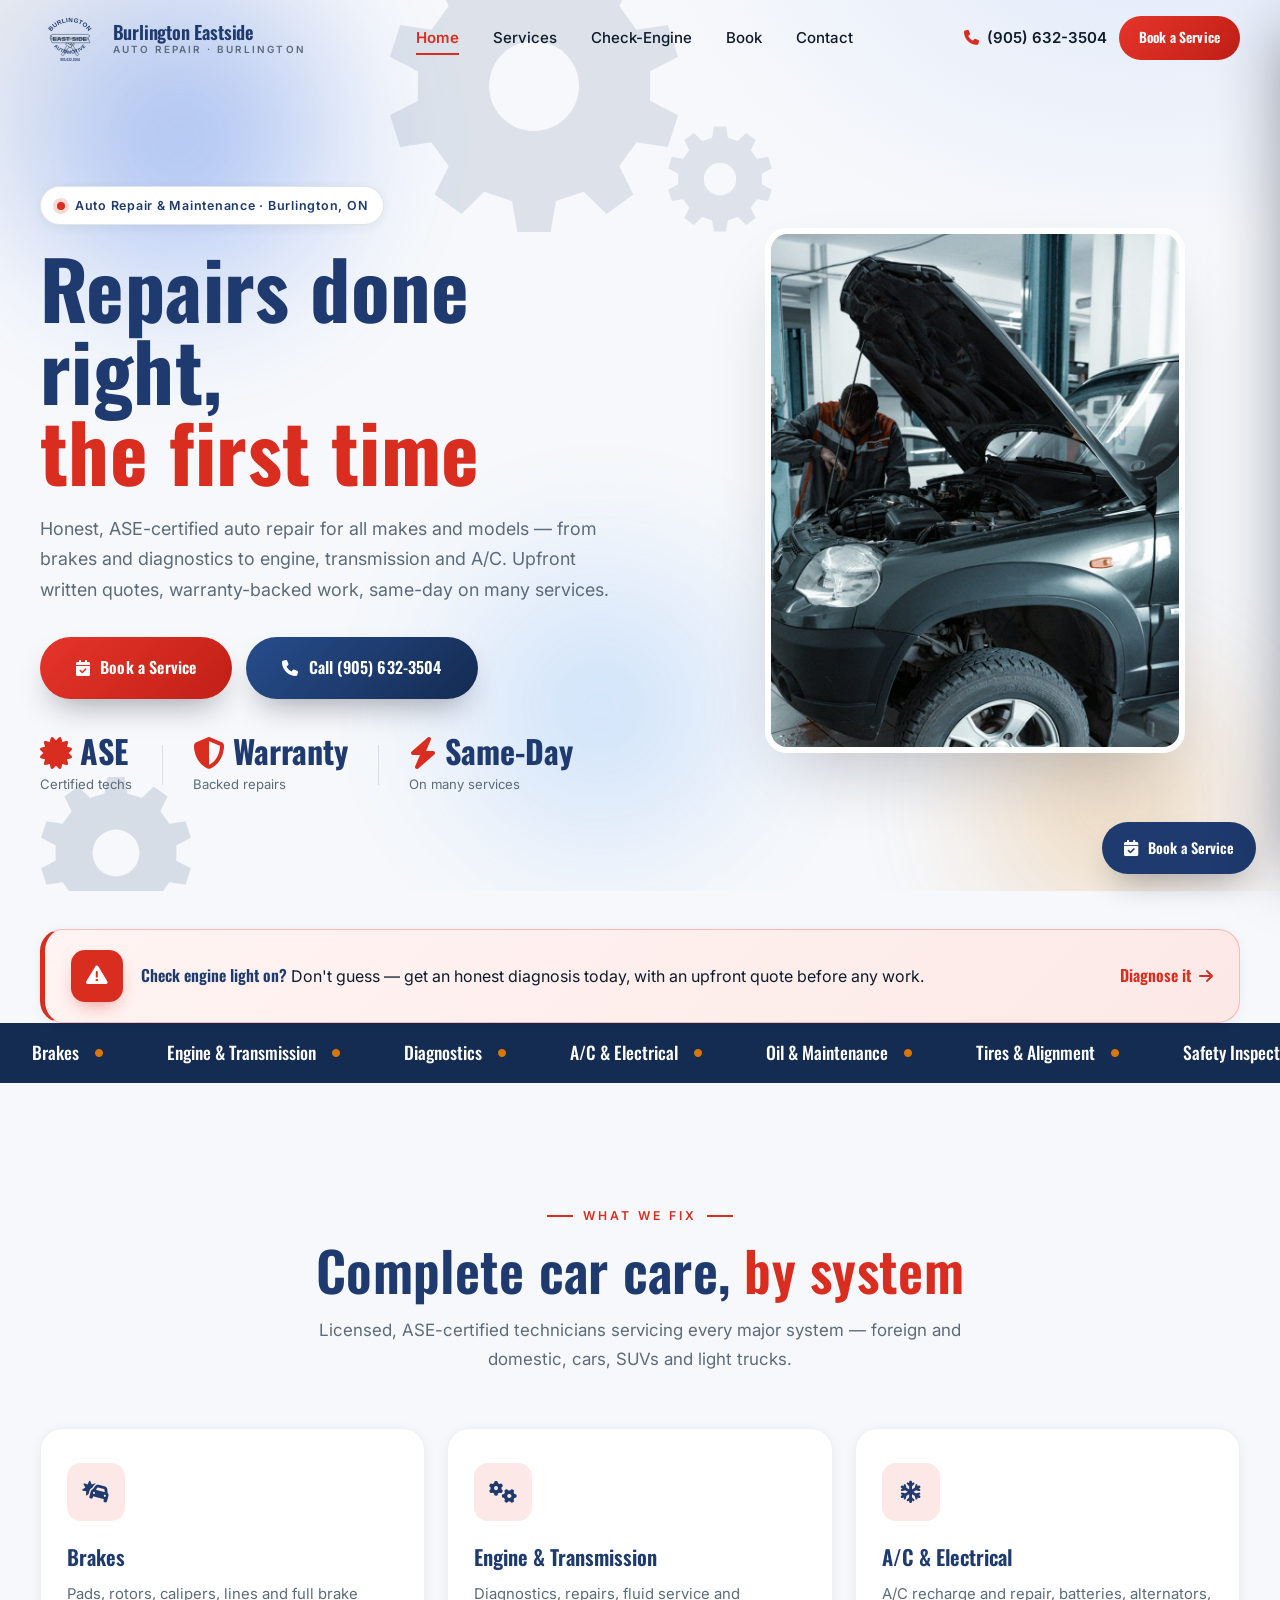
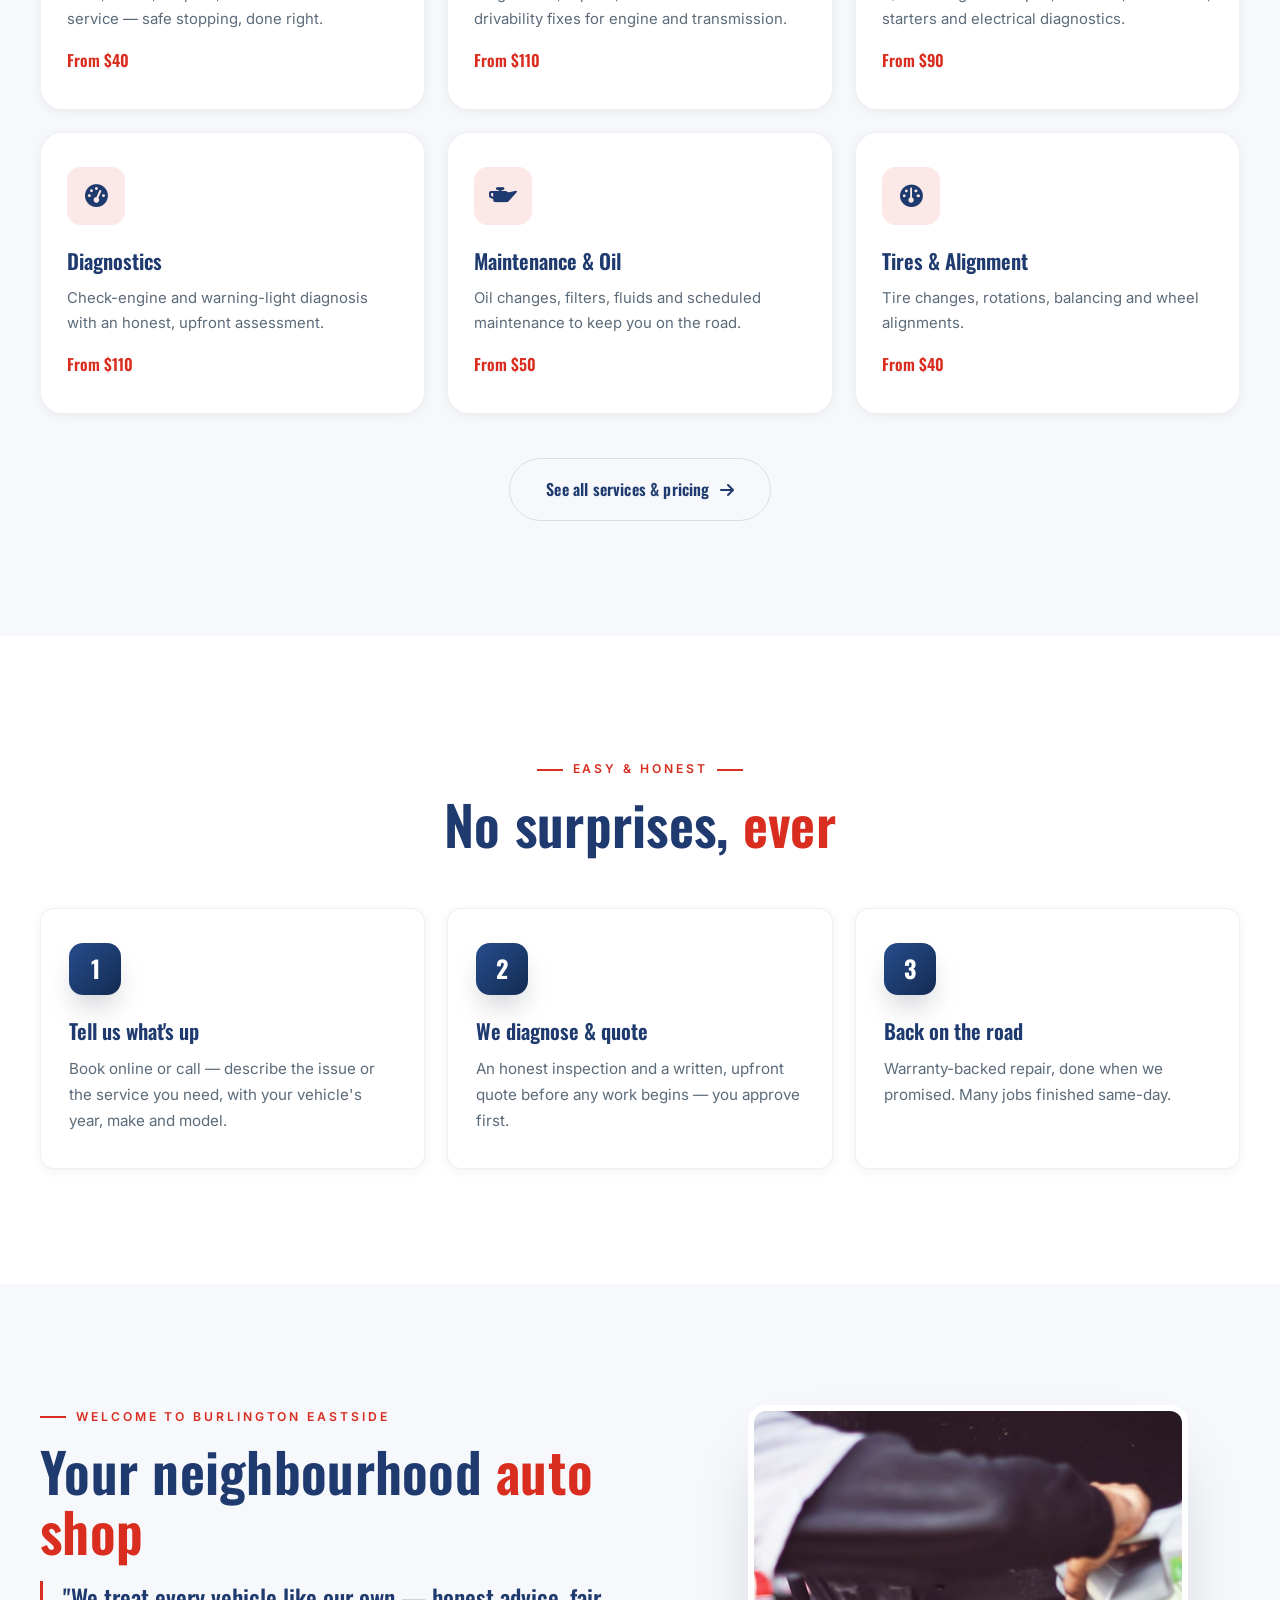
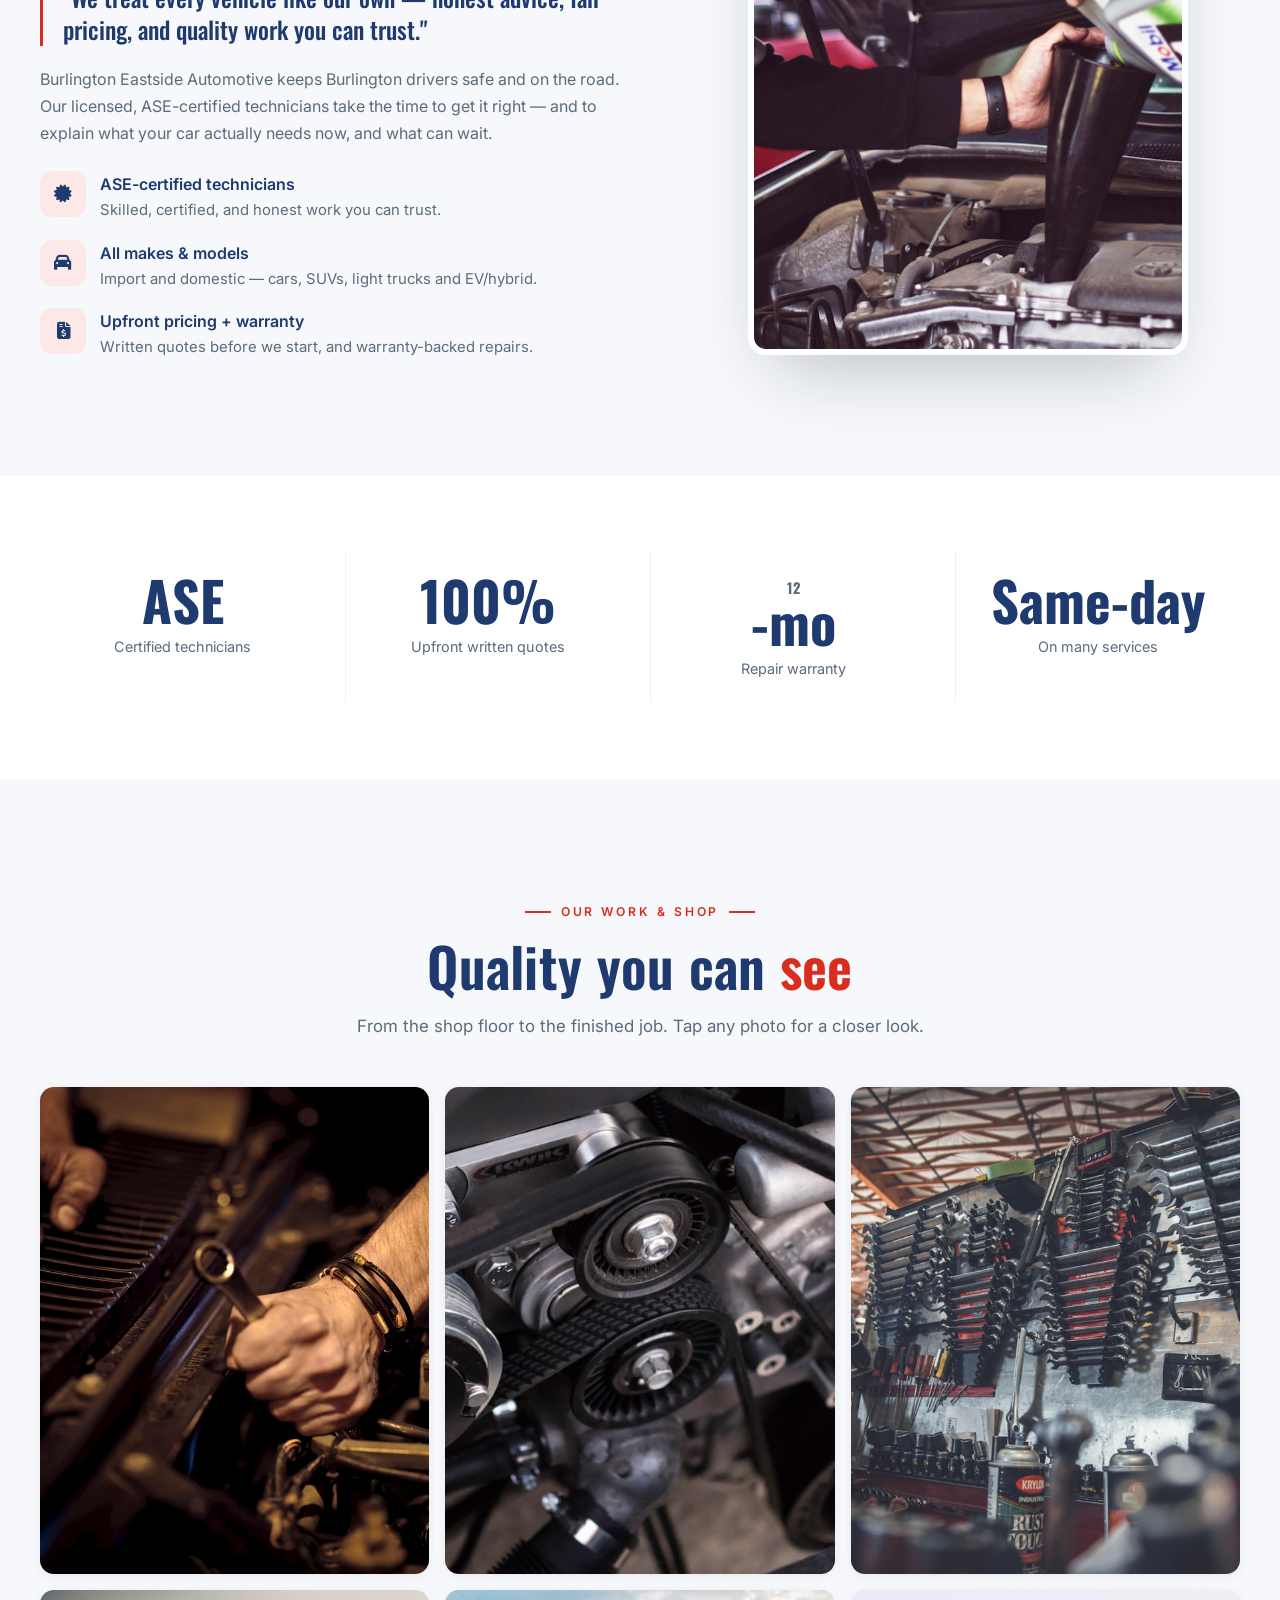
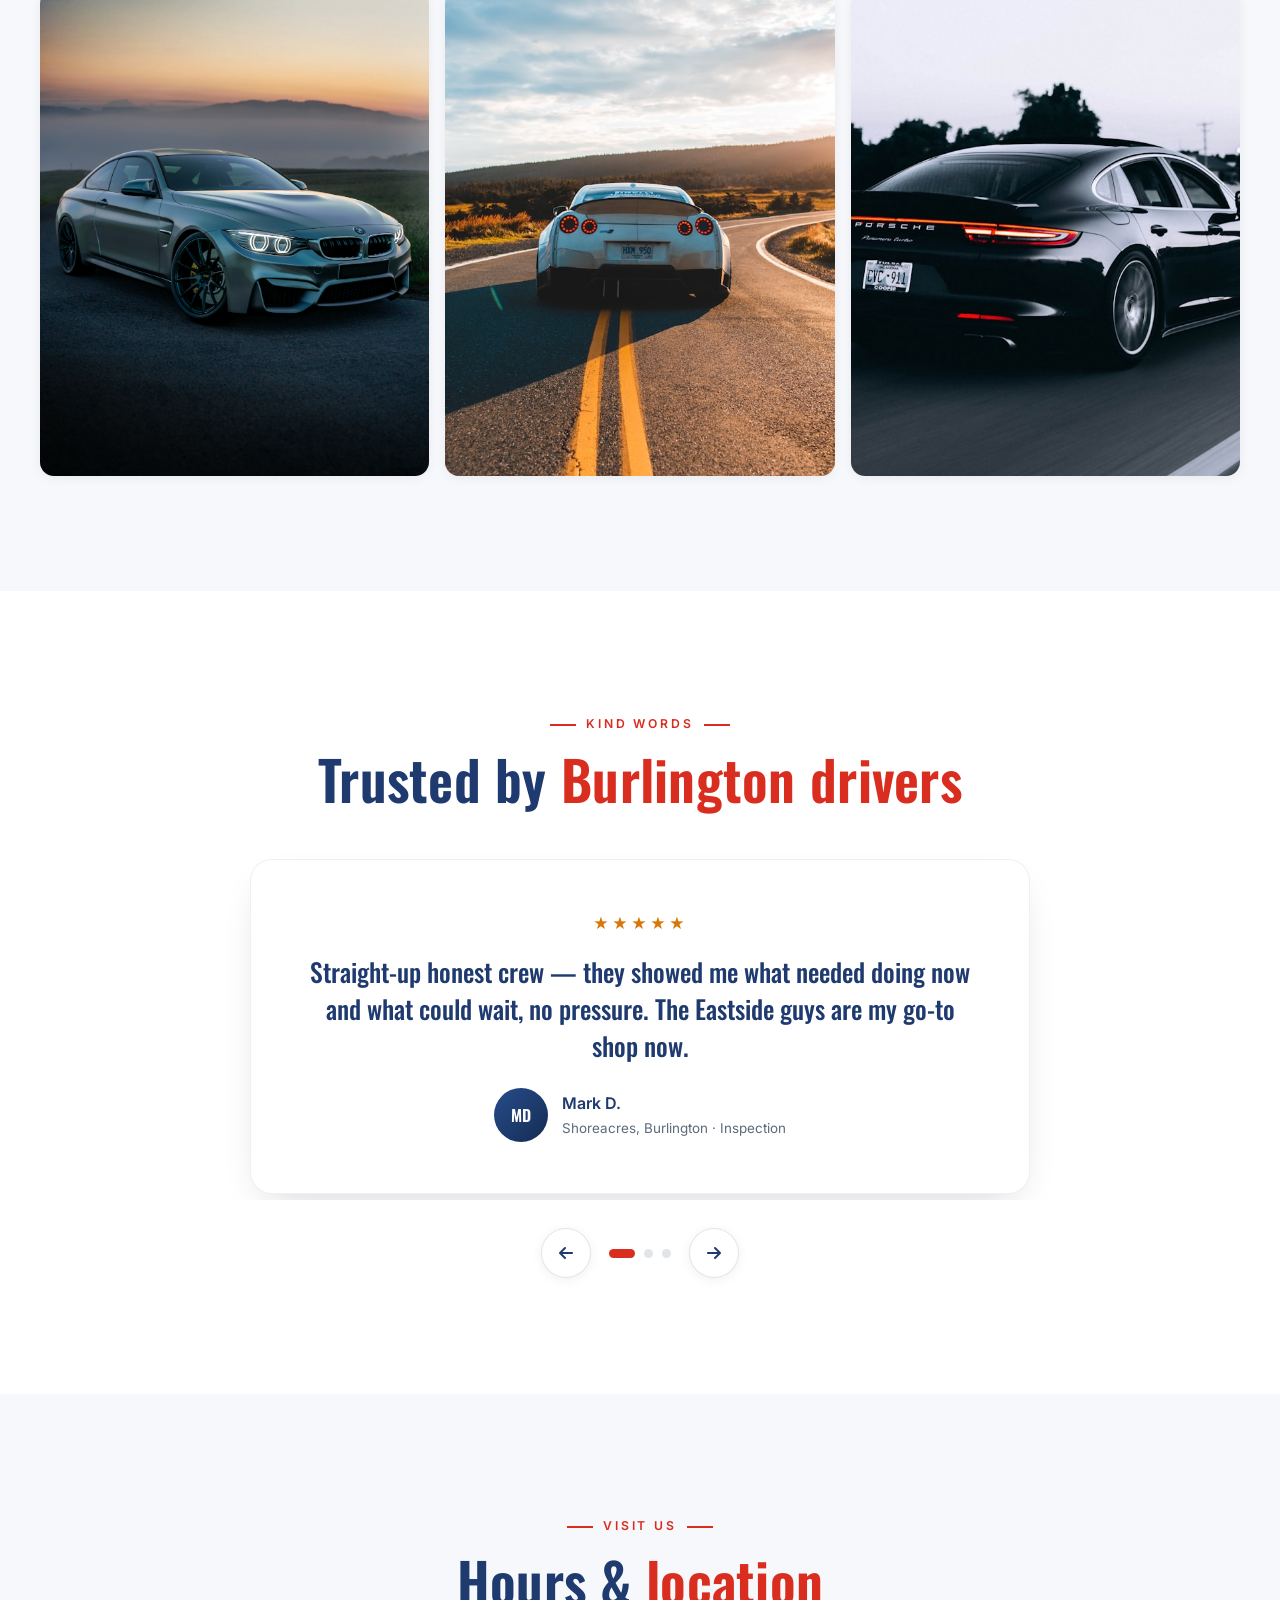
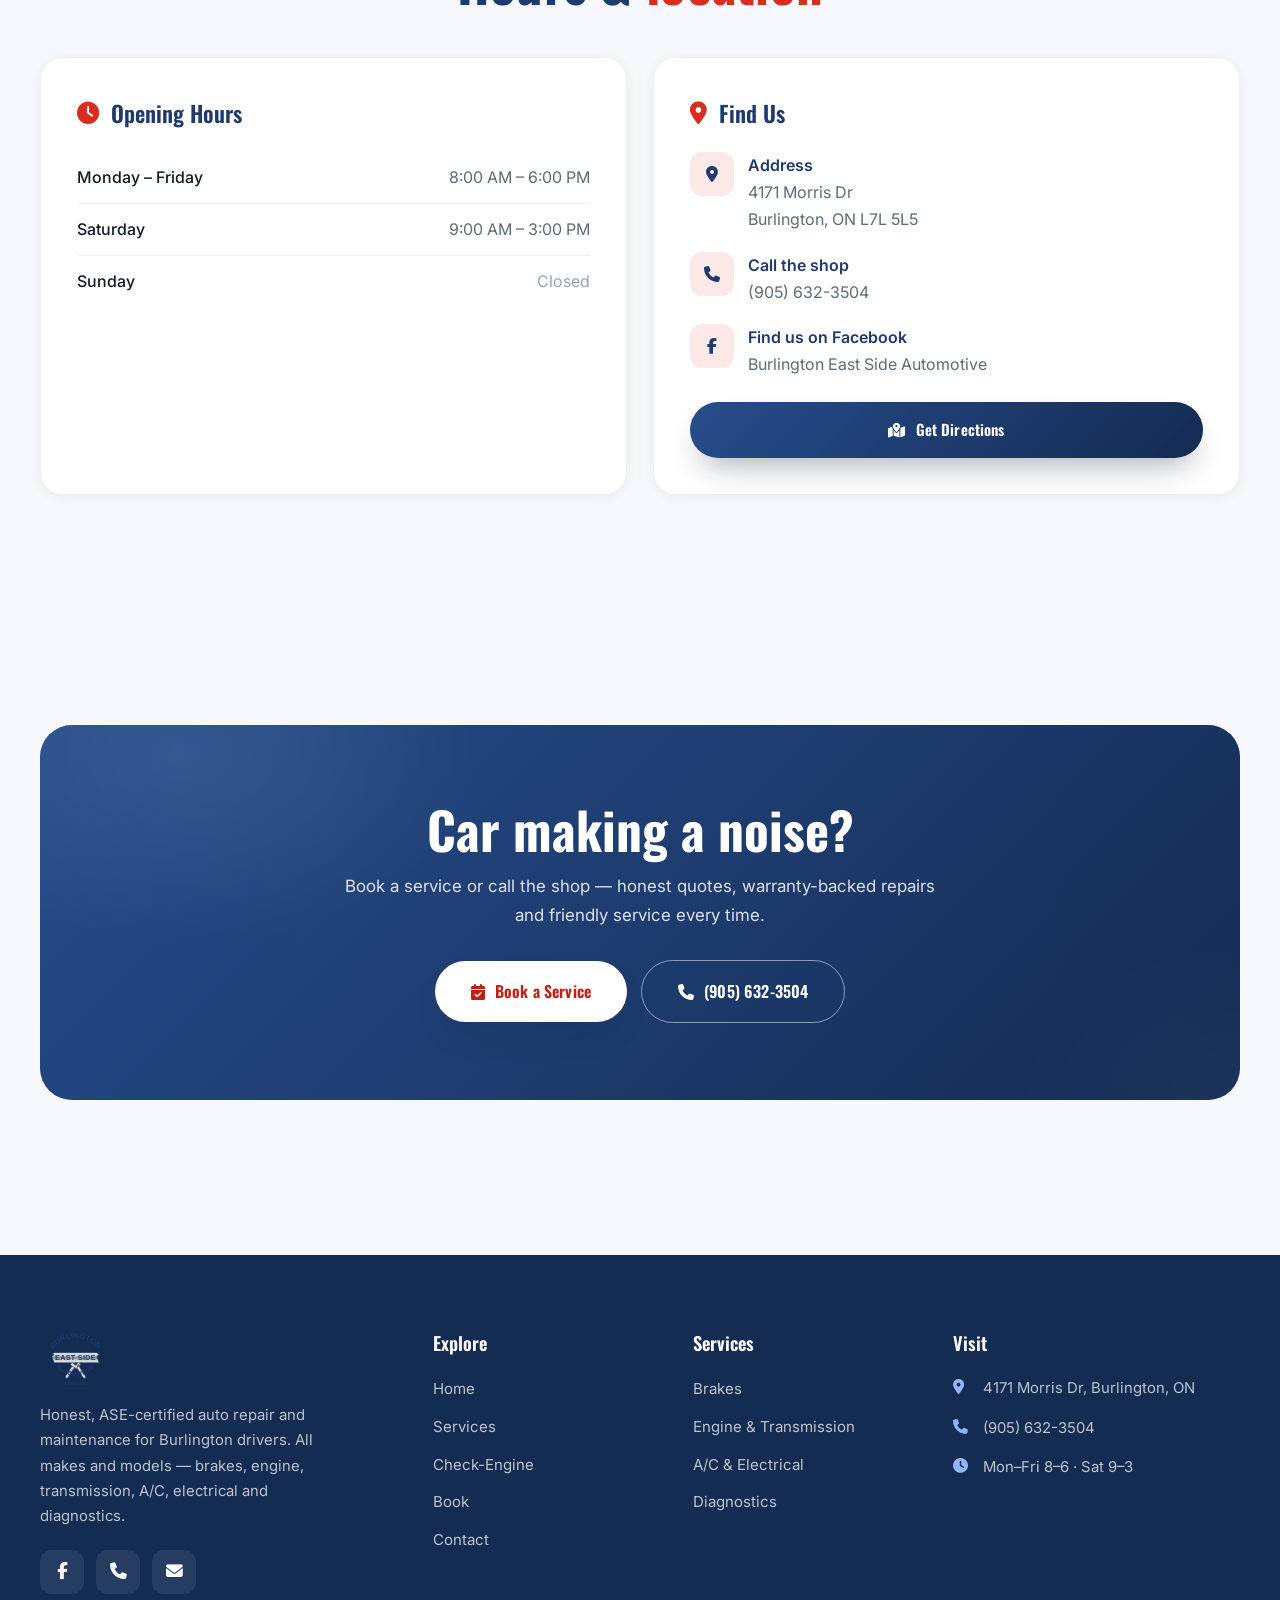
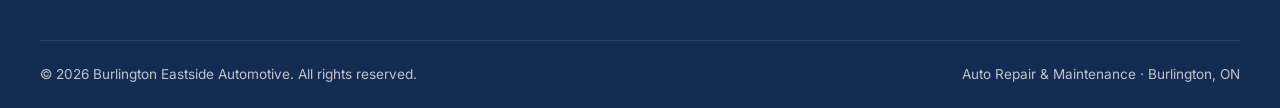
<file: index.html>
<!DOCTYPE html>
<html lang="en">
<head>
  <meta charset="UTF-8" />
  <meta name="viewport" content="width=device-width, initial-scale=1.0" />
  <title>Burlington Eastside Automotive | Auto Repair &amp; Maintenance in Burlington, ON</title>
  <meta name="description" content="Honest, ASE-certified auto repair &amp; maintenance in Burlington, ON. Brakes, engine, transmission, A/C, electrical and diagnostics. All makes &amp; models, warranty-backed, same-day on many services. Call (905) 632-3504." />
  <meta name="theme-color" content="#1E3A6E" />
  <meta property="og:type" content="website" />
  <meta property="og:site_name" content="Burlington Eastside Automotive" />
  <meta property="og:title" content="Burlington Eastside Automotive | Auto Repair in Burlington, ON" />
  <meta property="og:description" content="Honest, warranty-backed auto repair — brakes, engine, transmission, A/C, electrical &amp; diagnostics. All makes &amp; models." />

  <link rel="icon" type="image/svg+xml" href="assets/favicon.svg" />
  <link rel="preconnect" href="https://fonts.googleapis.com" />
  <link rel="preconnect" href="https://fonts.gstatic.com" crossorigin />
  <link href="https://fonts.googleapis.com/css2?family=Oswald:wght@500;600;700&family=Inter:wght@400;500;600&display=swap" rel="stylesheet" />
  <link rel="stylesheet" href="https://cdnjs.cloudflare.com/ajax/libs/font-awesome/6.5.1/css/all.min.css" />
  <link rel="stylesheet" href="css/styles.css" />

  <script type="application/ld+json">
  {
    "@context": "https://schema.org",
    "@type": "AutoRepair",
    "name": "Burlington Eastside Automotive",
    "description": "Honest, ASE-certified auto repair and maintenance in Burlington — brakes, engine, transmission, A/C, electrical, diagnostics, oil and tires. All makes & models, warranty-backed.",
    "priceRange": "$$",
    "telephone": "+1-905-632-3504",
    "email": "info@burlingtoneastsideauto.ca",
    "address": { "@type": "PostalAddress", "streetAddress": "4171 Morris Dr", "addressLocality": "Burlington", "addressRegion": "ON", "postalCode": "L7L 5L5", "addressCountry": "CA" },
    "areaServed": "Burlington",
    "openingHours": ["Mo-Fr 08:00-18:00", "Sa 09:00-15:00"],
    "sameAs": ["https://www.facebook.com/p/Burlington-East-Side-Automotive-100069459742204/"]
  }
  </script>
</head>
<body>

  <!-- ============ HEADER ============ -->
  <header class="site-header" id="header">
    <div class="container nav">
      <a href="index.html" class="brand" aria-label="Burlington Eastside Automotive home">
        <img src="assets/logo-mark.svg" alt="Burlington Eastside Automotive" class="brand-logo" />
        <span class="brand-name"><b>Burlington Eastside</b><small>Auto Repair · Burlington</small></span>
      </a>
      <nav class="nav-links" aria-label="Primary">
        <a href="index.html" class="active">Home</a>
        <a href="services.html">Services</a>
        <a href="diagnostics.html">Check-Engine</a>
        <a href="book.html">Book</a>
        <a href="contact.html">Contact</a>
      </nav>
      <div class="nav-actions">
        <a href="tel:+19056323504" class="nav-phone"><i class="fa-solid fa-phone"></i> (905) 632-3504</a>
        <a href="book.html#quote" class="btn btn--sm">Book a Service</a>
        <button class="menu-toggle" id="menuToggle" aria-label="Open menu"><i class="fa-solid fa-bars"></i></button>
      </div>
    </div>
  </header>

  <!-- ============ MOBILE DRAWER ============ -->
  <div class="scrim" id="scrim"></div>
  <aside class="mobile-drawer" id="drawer" aria-label="Mobile menu">
    <div class="drawer-head">
      <img src="assets/logo-mark.svg" alt="Burlington Eastside Automotive" style="height:44px" />
      <button class="drawer-close" id="drawerClose" aria-label="Close menu"><i class="fa-solid fa-xmark"></i></button>
    </div>
    <nav>
      <a href="index.html" class="active">Home <i class="fa-solid fa-chevron-right"></i></a>
      <a href="services.html">Services <i class="fa-solid fa-chevron-right"></i></a>
      <a href="diagnostics.html">Check-Engine Light <i class="fa-solid fa-chevron-right"></i></a>
      <a href="book.html">Book <i class="fa-solid fa-chevron-right"></i></a>
      <a href="contact.html">Contact <i class="fa-solid fa-chevron-right"></i></a>
    </nav>
    <div class="drawer-cta">
      <a href="book.html#quote" class="btn btn--block">Book a Service</a>
      <a href="tel:+19056323504" class="btn btn--navy btn--block"><i class="fa-solid fa-phone"></i> Call the Shop</a>
    </div>
    <div class="drawer-contact">
      <a href="tel:+19056323504"><i class="fa-solid fa-phone"></i> (905) 632-3504</a>
      <span><i class="fa-solid fa-location-dot"></i> 4171 Morris Dr, Burlington, ON</span>
    </div>
  </aside>

  <!-- ============ HERO (dual-path: Book OR Call) ============ -->
  <section class="hero">
    <div class="hero-bg" aria-hidden="true">
      <span class="ambient-blob b1"></span>
      <span class="ambient-blob b2"></span>
      <span class="ambient-blob b3"></span>
      <img class="ambient-gear g1" src="assets/gear.svg" alt="" />
      <img class="ambient-gear g2" src="assets/gear.svg" alt="" />
      <img class="ambient-gear g3" src="assets/gear.svg" alt="" />
    </div>
    <div class="container hero-grid">
      <div class="hero-content">
        <span class="hero-badge reveal"><span class="dot"></span> Auto Repair &amp; Maintenance · Burlington, ON</span>
        <h1 class="hero-title reveal d1">Repairs done right,<br/><em>the first time</em></h1>
        <p class="hero-sub reveal d2">Honest, ASE-certified auto repair for all makes and models — from brakes and diagnostics to engine, transmission and A/C. Upfront written quotes, warranty-backed work, same-day on many services.</p>
        <div class="hero-ctas reveal d3">
          <a href="book.html#quote" class="btn btn--lg"><i class="fa-solid fa-calendar-check"></i> Book a Service</a>
          <a href="tel:+19056323504" class="btn btn--navy btn--lg"><i class="fa-solid fa-phone"></i> Call (905) 632-3504</a>
        </div>
        <div class="hero-meta reveal d4">
          <div class="m"><b><i class="fa-solid fa-certificate" style="color:var(--navy-bright)"></i> ASE</b><span>Certified techs</span></div>
          <div class="divider"></div>
          <div class="m"><b><i class="fa-solid fa-shield-halved" style="color:var(--navy-bright)"></i> Warranty</b><span>Backed repairs</span></div>
          <div class="divider"></div>
          <div class="m"><b><i class="fa-solid fa-bolt" style="color:var(--navy-bright)"></i> Same-Day</b><span>On many services</span></div>
        </div>
      </div>
      <div class="hero-visual" id="heroVisual">
        <div class="hero-photo-wrap">
          <!-- REPLACE WITH REAL PHOTO: shop storefront / bay with a car on the lift -->
          <div class="hero-photo"><img src="assets/photos/hero.jpg" alt="Technician servicing a vehicle at Burlington Eastside Automotive" data-zoom /></div>
        </div>
      </div>
    </div>
  </section>

  <!-- ============ CHECK-ENGINE CALLOUT ============ -->
  <div class="container">
    <a href="diagnostics.html" class="ce-band reveal">
      <span class="ce-ico"><i class="fa-solid fa-triangle-exclamation"></i></span>
      <span class="ce-txt"><b>Check engine light on?</b> Don't guess — get an honest diagnosis today, with an upfront quote before any work.</span>
      <span class="ce-go">Diagnose it <i class="fa-solid fa-arrow-right"></i></span>
    </a>
  </div>

  <!-- ============ MARQUEE ============ -->
  <div class="marquee" aria-hidden="true">
    <div class="marquee-track">
      <span class="marquee-item">Brakes <i class="fa-solid fa-circle"></i></span>
      <span class="marquee-item">Engine &amp; Transmission <i class="fa-solid fa-circle"></i></span>
      <span class="marquee-item">Diagnostics <i class="fa-solid fa-circle"></i></span>
      <span class="marquee-item">A/C &amp; Electrical <i class="fa-solid fa-circle"></i></span>
      <span class="marquee-item">Oil &amp; Maintenance <i class="fa-solid fa-circle"></i></span>
      <span class="marquee-item">Tires &amp; Alignment <i class="fa-solid fa-circle"></i></span>
      <span class="marquee-item">Safety Inspections <i class="fa-solid fa-circle"></i></span>
      <span class="marquee-item">Brakes <i class="fa-solid fa-circle"></i></span>
      <span class="marquee-item">Engine &amp; Transmission <i class="fa-solid fa-circle"></i></span>
      <span class="marquee-item">Diagnostics <i class="fa-solid fa-circle"></i></span>
      <span class="marquee-item">A/C &amp; Electrical <i class="fa-solid fa-circle"></i></span>
      <span class="marquee-item">Oil &amp; Maintenance <i class="fa-solid fa-circle"></i></span>
      <span class="marquee-item">Tires &amp; Alignment <i class="fa-solid fa-circle"></i></span>
      <span class="marquee-item">Safety Inspections <i class="fa-solid fa-circle"></i></span>
    </div>
  </div>

  <!-- ============ SERVICES BY SYSTEM ============ -->
  <section class="section" id="services">
    <div class="container center">
      <span class="eyebrow eyebrow--center reveal">What We Fix</span>
      <h2 class="section-title reveal d1">Complete car care, <em>by system</em></h2>
      <p class="section-lead reveal d2">Licensed, ASE-certified technicians servicing every major system — foreign and domestic, cars, SUVs and light trucks.</p>
    </div>
    <div class="container">
      <div class="feat-grid">
        <div class="feat-card reveal d1"><div class="ic"><i class="fa-solid fa-car-burst"></i></div><h3>Brakes</h3><p>Pads, rotors, calipers, lines and full brake service — safe stopping, done right.</p><span class="from">From $40</span></div>
        <div class="feat-card reveal d2"><div class="ic"><i class="fa-solid fa-gears"></i></div><h3>Engine &amp; Transmission</h3><p>Diagnostics, repairs, fluid service and drivability fixes for engine and transmission.</p><span class="from">From $110</span></div>
        <div class="feat-card reveal d3"><div class="ic"><i class="fa-solid fa-snowflake"></i></div><h3>A/C &amp; Electrical</h3><p>A/C recharge and repair, batteries, alternators, starters and electrical diagnostics.</p><span class="from">From $90</span></div>
        <div class="feat-card reveal d4"><div class="ic"><i class="fa-solid fa-gauge-high"></i></div><h3>Diagnostics</h3><p>Check-engine and warning-light diagnosis with an honest, upfront assessment.</p><span class="from">From $110</span></div>
        <div class="feat-card reveal d1"><div class="ic"><i class="fa-solid fa-oil-can"></i></div><h3>Maintenance &amp; Oil</h3><p>Oil changes, filters, fluids and scheduled maintenance to keep you on the road.</p><span class="from">From $50</span></div>
        <div class="feat-card reveal d2"><div class="ic"><i class="fa-solid fa-gauge"></i></div><h3>Tires &amp; Alignment</h3><p>Tire changes, rotations, balancing and wheel alignments.</p><span class="from">From $40</span></div>
      </div>
      <div class="center" style="margin-top:44px"><a href="services.html" class="btn btn--ghost btn--lg reveal">See all services &amp; pricing <i class="fa-solid fa-arrow-right"></i></a></div>
    </div>
  </section>

  <!-- ============ HOW IT WORKS ============ -->
  <section class="section section--alt" id="how">
    <div class="container center">
      <span class="eyebrow eyebrow--center reveal">Easy &amp; Honest</span>
      <h2 class="section-title reveal d1">No surprises, <em>ever</em></h2>
    </div>
    <div class="container">
      <div class="steps">
        <div class="step reveal d1"><div class="step-num">1</div><h3>Tell us what's up</h3><p>Book online or call — describe the issue or the service you need, with your vehicle's year, make and model.</p></div>
        <div class="step reveal d2"><div class="step-num">2</div><h3>We diagnose &amp; quote</h3><p>An honest inspection and a written, upfront quote before any work begins — you approve first.</p></div>
        <div class="step reveal d3"><div class="step-num">3</div><h3>Back on the road</h3><p>Warranty-backed repair, done when we promised. Many jobs finished same-day.</p></div>
      </div>
    </div>
  </section>

  <!-- ============ ABOUT / CERTIFICATIONS ============ -->
  <section class="section" id="about">
    <div class="container story-grid">
      <div class="story-text">
        <span class="eyebrow reveal">Welcome To Burlington Eastside</span>
        <h2 class="section-title reveal d1">Your neighbourhood <em>auto shop</em></h2>
        <p class="story-quote reveal d2">"We treat every vehicle like our own — honest advice, fair pricing, and quality work you can trust."</p>
        <p class="reveal d2" style="color:var(--ink-soft)">Burlington Eastside Automotive keeps Burlington drivers safe and on the road. Our licensed, ASE-certified technicians take the time to get it right — and to explain what your car actually needs now, and what can wait.</p>
        <div class="story-features">
          <div class="story-feature reveal d1"><span class="ic"><i class="fa-solid fa-certificate"></i></span><div><b>ASE-certified technicians</b><p>Skilled, certified, and honest work you can trust.</p></div></div>
          <div class="story-feature reveal d2"><span class="ic"><i class="fa-solid fa-car"></i></span><div><b>All makes &amp; models</b><p>Import and domestic — cars, SUVs, light trucks and EV/hybrid.</p></div></div>
          <div class="story-feature reveal d3"><span class="ic"><i class="fa-solid fa-file-invoice-dollar"></i></span><div><b>Upfront pricing + warranty</b><p>Written quotes before we start, and warranty-backed repairs.</p></div></div>
        </div>
      </div>
      <div class="story-collage reveal-scale">
        <!-- REPLACE WITH REAL PHOTO: the shop, team, or a car being serviced -->
        <div class="story-media"><img src="assets/photos/about.jpg" alt="Service at Burlington Eastside Automotive" data-parallax="22" /></div>
      </div>
    </div>
  </section>

  <!-- ============ TRUST STATS ============ -->
  <section class="section--tight section--alt">
    <div class="container">
      <div class="stats">
        <div class="stat reveal d1"><b>ASE</b><span>Certified technicians</span></div>
        <div class="stat reveal d2"><b>100%</b><span>Upfront written quotes</span></div>
        <div class="stat reveal d3"><b><span data-count="12">0</span>-mo</b><span>Repair warranty</span></div>
        <div class="stat reveal d4"><b>Same-day</b><span>On many services</span></div>
      </div>
    </div>
  </section>

  <!-- ============ GALLERY ============ -->
  <section class="section" id="gallery">
    <div class="container center">
      <span class="eyebrow eyebrow--center reveal">Our Work &amp; Shop</span>
      <h2 class="section-title reveal d1">Quality you can <em>see</em></h2>
      <p class="section-lead reveal d2">From the shop floor to the finished job. Tap any photo for a closer look.</p>
    </div>
    <div class="container">
      <!-- REPLACE WITH REAL PHOTOS: shop bays, technicians, before/after work, storefront sign -->
      <div class="gallery reveal">
        <div class="gal-item" data-cap="Repairs &amp; service done right"><img src="assets/photos/g1.jpg" alt="Mechanic repairing an engine" /><span class="gal-cap">Repairs &amp; Service</span></div>
        <div class="gal-item" data-cap="Precision diagnostics"><img src="assets/photos/g2.jpg" alt="Engine diagnostics" /><span class="gal-cap">Diagnostics</span></div>
        <div class="gal-item" data-cap="Quality parts &amp; components"><img src="assets/photos/g3.jpg" alt="Auto parts" /><span class="gal-cap">Quality Parts</span></div>
        <div class="gal-item" data-cap="Ready for pickup"><img src="assets/photos/g4.jpg" alt="Serviced car ready for pickup" /><span class="gal-cap">Ready for Pickup</span></div>
        <div class="gal-item" data-cap="Back on the road, safely"><img src="assets/photos/g5.jpg" alt="Car back on the road" /><span class="gal-cap">Back on the Road</span></div>
        <div class="gal-item" data-cap="All makes &amp; models welcome"><img src="assets/photos/g6.jpg" alt="Serviced vehicle" /><span class="gal-cap">All Makes &amp; Models</span></div>
      </div>
    </div>
  </section>

  <!-- ============ TESTIMONIALS ============ -->
  <section class="section section--alt testimonials" id="reviews">
    <div class="container center">
      <span class="eyebrow eyebrow--center reveal">Kind Words</span>
      <h2 class="section-title reveal d1">Trusted by <em>Burlington drivers</em></h2>
    </div>
    <div class="container">
      <div class="tst-viewport">
        <div class="tst-track" id="tstTrack">
          <div class="tst-slide"><div class="tst-card">
            <div class="tst-stars">★★★★★</div>
            <p class="tst-text">Straight-up honest crew — they showed me what needed doing now and what could wait, no pressure. The Eastside guys are my go-to shop now.</p>
            <div class="tst-author"><div class="tst-avatar">MD</div><div class="who"><b>Mark D.</b><span>Shoreacres, Burlington · Inspection</span></div></div>
          </div></div>
          <div class="tst-slide"><div class="tst-card">
            <div class="tst-stars">★★★★★</div>
            <p class="tst-text">Quick, professional and fairly priced. Had my brakes sorted the same day and they walked me through exactly what they did. Highly recommend.</p>
            <div class="tst-author"><div class="tst-avatar">PS</div><div class="who"><b>Priya S.</b><span>Appleby, Burlington · Brake service</span></div></div>
          </div></div>
          <div class="tst-slide"><div class="tst-card">
            <div class="tst-stars">★★★★★</div>
            <p class="tst-text">Finally a shop I actually trust. Written quote up front, solid work, and the bill matched what they quoted — no surprises. Won't take my car anywhere else.</p>
            <div class="tst-author"><div class="tst-avatar">TR</div><div class="who"><b>Tom R.</b><span>Longmoor, Burlington · Maintenance</span></div></div>
          </div></div>
        </div>
      </div>
      <div class="tst-controls">
        <button class="tst-arrow" id="tstPrev" aria-label="Previous review"><i class="fa-solid fa-arrow-left"></i></button>
        <div class="tst-dots" id="tstDots"></div>
        <button class="tst-arrow" id="tstNext" aria-label="Next review"><i class="fa-solid fa-arrow-right"></i></button>
      </div>
    </div>
  </section>

  <!-- ============ HOURS & LOCATION (NAP) ============ -->
  <section class="section" id="visit">
    <div class="container center">
      <span class="eyebrow eyebrow--center reveal">Visit Us</span>
      <h2 class="section-title reveal d1">Hours &amp; <em>location</em></h2>
    </div>
    <div class="container">
      <div class="hours-grid">
        <div class="hours-card reveal">
          <h3><i class="fa-solid fa-clock"></i> Opening Hours</h3>
          <div class="hours-row"><span class="d">Monday – Friday</span><span class="h">8:00 AM – 6:00 PM</span></div>
          <div class="hours-row"><span class="d">Saturday</span><span class="h">9:00 AM – 3:00 PM</span></div>
          <div class="hours-row"><span class="d">Sunday</span><span class="h closed">Closed</span></div>
        </div>
        <div class="hours-card reveal d1">
          <h3><i class="fa-solid fa-location-dot"></i> Find Us</h3>
          <div class="info-list">
            <div class="info-row"><span class="ic"><i class="fa-solid fa-location-dot"></i></span><div><b>Address</b><span>4171 Morris Dr<br/>Burlington, ON L7L 5L5</span></div></div>
            <div class="info-row"><span class="ic"><i class="fa-solid fa-phone"></i></span><div><b>Call the shop</b><a href="tel:+19056323504">(905) 632-3504</a></div></div>
            <div class="info-row"><span class="ic"><i class="fa-brands fa-facebook-f"></i></span><div><b>Find us on Facebook</b><a href="https://www.facebook.com/p/Burlington-East-Side-Automotive-100069459742204/" target="_blank" rel="noopener">Burlington East Side Automotive</a></div></div>
          </div>
          <a href="https://www.google.com/maps/search/?api=1&query=4171+Morris+Dr+Burlington+ON" target="_blank" rel="noopener" class="btn btn--block btn--navy" style="margin-top:24px"><i class="fa-solid fa-map-location-dot"></i> Get Directions</a>
        </div>
      </div>
    </div>
  </section>

  <!-- ============ CTA ============ -->
  <section class="section">
    <div class="container">
      <div class="cta-band reveal-scale">
        <h2>Car making a noise?</h2>
        <p>Book a service or call the shop — honest quotes, warranty-backed repairs and friendly service every time.</p>
        <div class="hero-ctas">
          <a href="book.html#quote" class="btn btn--white btn--lg"><i class="fa-solid fa-calendar-check"></i> Book a Service</a>
          <a href="tel:+19056323504" class="btn btn--ghost btn--lg" style="border-color:rgba(255,255,255,0.5);color:#fff"><i class="fa-solid fa-phone"></i> (905) 632-3504</a>
        </div>
      </div>
    </div>
  </section>

  <!-- ============ FOOTER ============ -->
  <footer class="footer">
    <div class="container">
      <div class="footer-top">
        <div class="footer-brand">
          <img src="assets/logo-mark.svg" alt="Burlington Eastside Automotive" class="brand-logo-f" />
          <p>Honest, ASE-certified auto repair and maintenance for Burlington drivers. All makes and models — brakes, engine, transmission, A/C, electrical and diagnostics.</p>
          <div class="footer-social">
            <a href="https://www.facebook.com/p/Burlington-East-Side-Automotive-100069459742204/" target="_blank" rel="noopener" aria-label="Facebook"><i class="fa-brands fa-facebook-f"></i></a>
            <a href="tel:+19056323504" aria-label="Phone"><i class="fa-solid fa-phone"></i></a>
            <a href="mailto:info@burlingtoneastsideauto.ca" aria-label="Email"><i class="fa-solid fa-envelope"></i></a>
          </div>
        </div>
        <div>
          <h4>Explore</h4>
          <div class="footer-links"><a href="index.html">Home</a><a href="services.html">Services</a><a href="diagnostics.html">Check-Engine</a><a href="book.html">Book</a><a href="contact.html">Contact</a></div>
        </div>
        <div>
          <h4>Services</h4>
          <div class="footer-links"><a href="services.html">Brakes</a><a href="services.html">Engine &amp; Transmission</a><a href="services.html">A/C &amp; Electrical</a><a href="services.html">Diagnostics</a></div>
        </div>
        <div>
          <h4>Visit</h4>
          <div class="footer-contact">
            <span><i class="fa-solid fa-location-dot"></i> 4171 Morris Dr, Burlington, ON</span>
            <a href="tel:+19056323504"><i class="fa-solid fa-phone"></i> (905) 632-3504</a>
            <span><i class="fa-solid fa-clock"></i> Mon–Fri 8–6 · Sat 9–3</span>
          </div>
        </div>
      </div>
      <div class="footer-bottom">
        <span>© <span data-year>2026</span> Burlington Eastside Automotive. All rights reserved.</span>
        <span>Auto Repair &amp; Maintenance · Burlington, ON</span>
      </div>
    </div>
  </footer>

  <!-- ============ LIGHTBOX ============ -->
  <div class="lightbox" id="lightbox" aria-hidden="true">
    <button class="lightbox-close" id="lbClose" aria-label="Close"><i class="fa-solid fa-xmark"></i></button>
    <button class="lightbox-nav prev" id="lbPrev" aria-label="Previous"><i class="fa-solid fa-chevron-left"></i></button>
    <button class="lightbox-nav next" id="lbNext" aria-label="Next"><i class="fa-solid fa-chevron-right"></i></button>
    <div><img id="lbImg" src="assets/photos/g1.jpg" alt="" /><div class="lightbox-cap" id="lbCap"></div></div>
  </div>

  <a href="book.html#quote" class="fab-cta" aria-label="Book a service"><i class="fa-solid fa-calendar-check"></i><span>Book a Service</span></a>
  <button class="to-top" id="toTop" aria-label="Back to top"><i class="fa-solid fa-arrow-up"></i></button>

  <script src="js/main.js"></script>
</body>
</html>
</file>
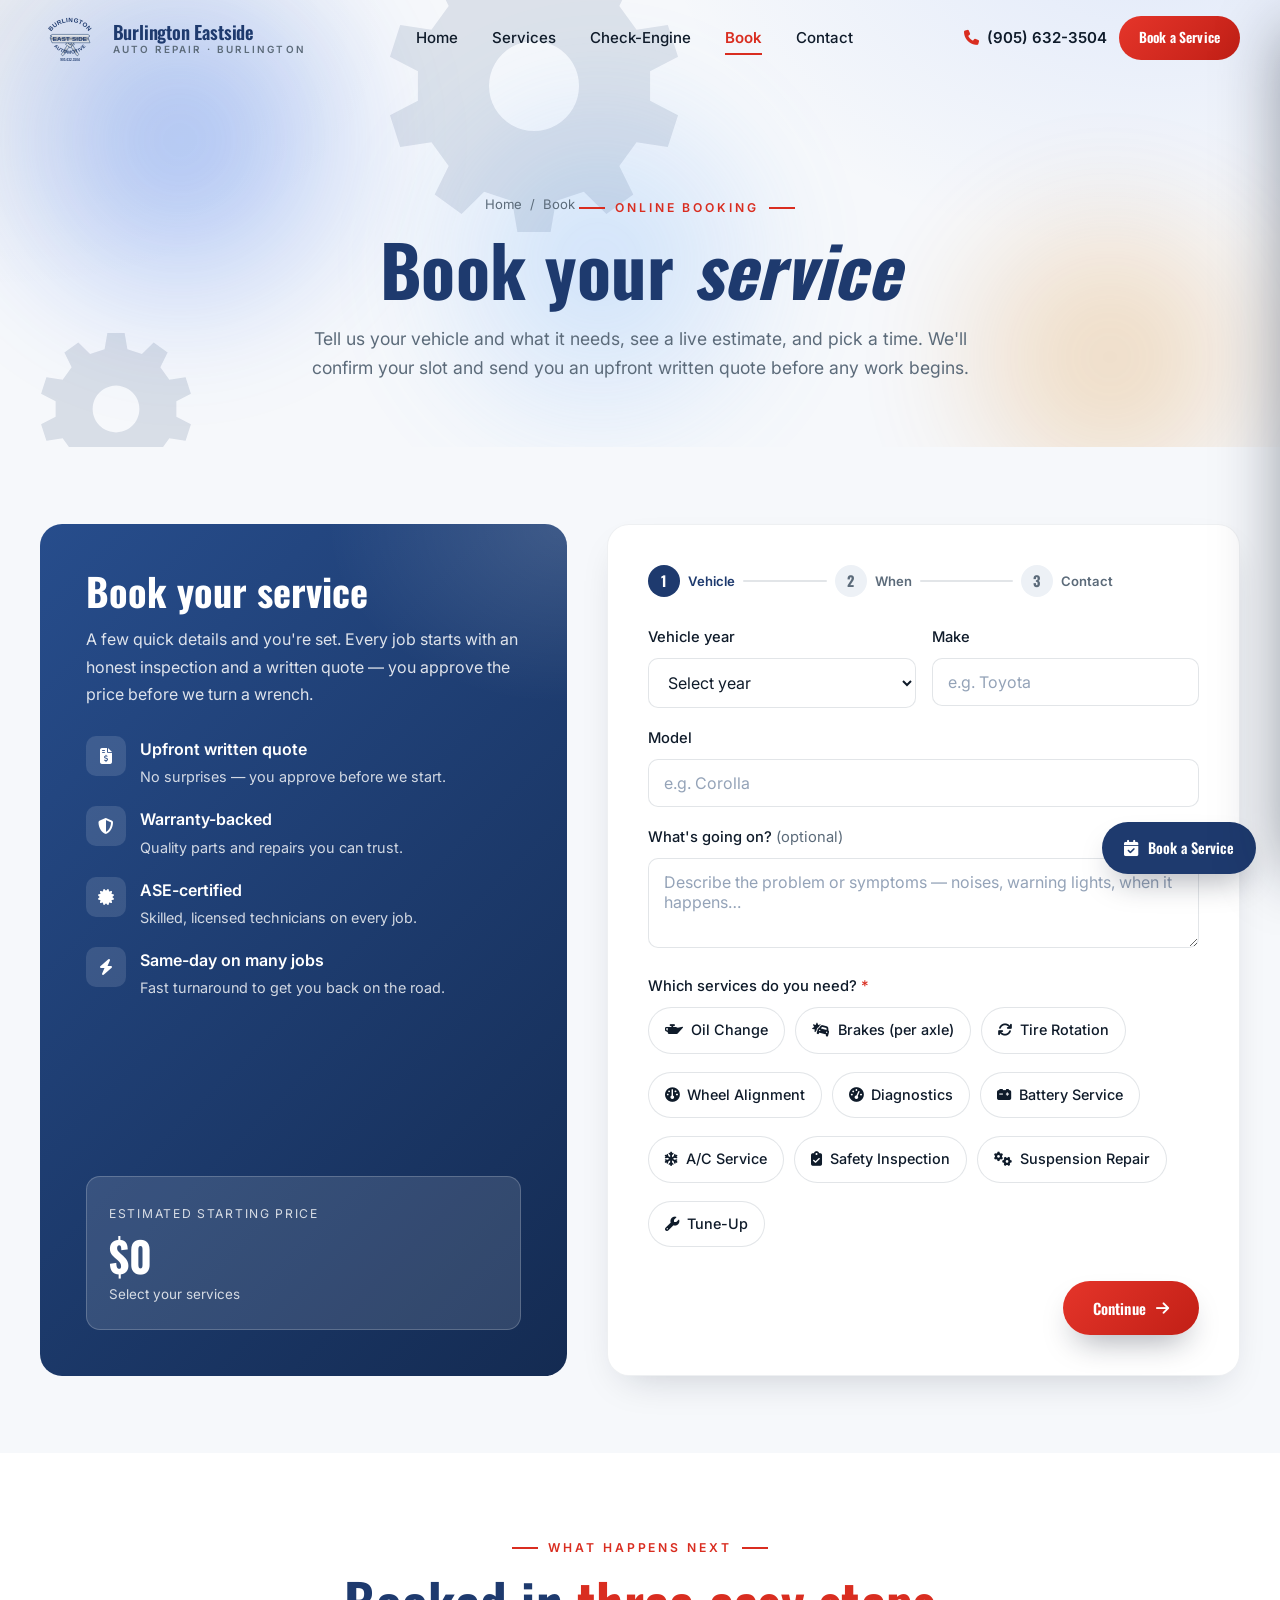
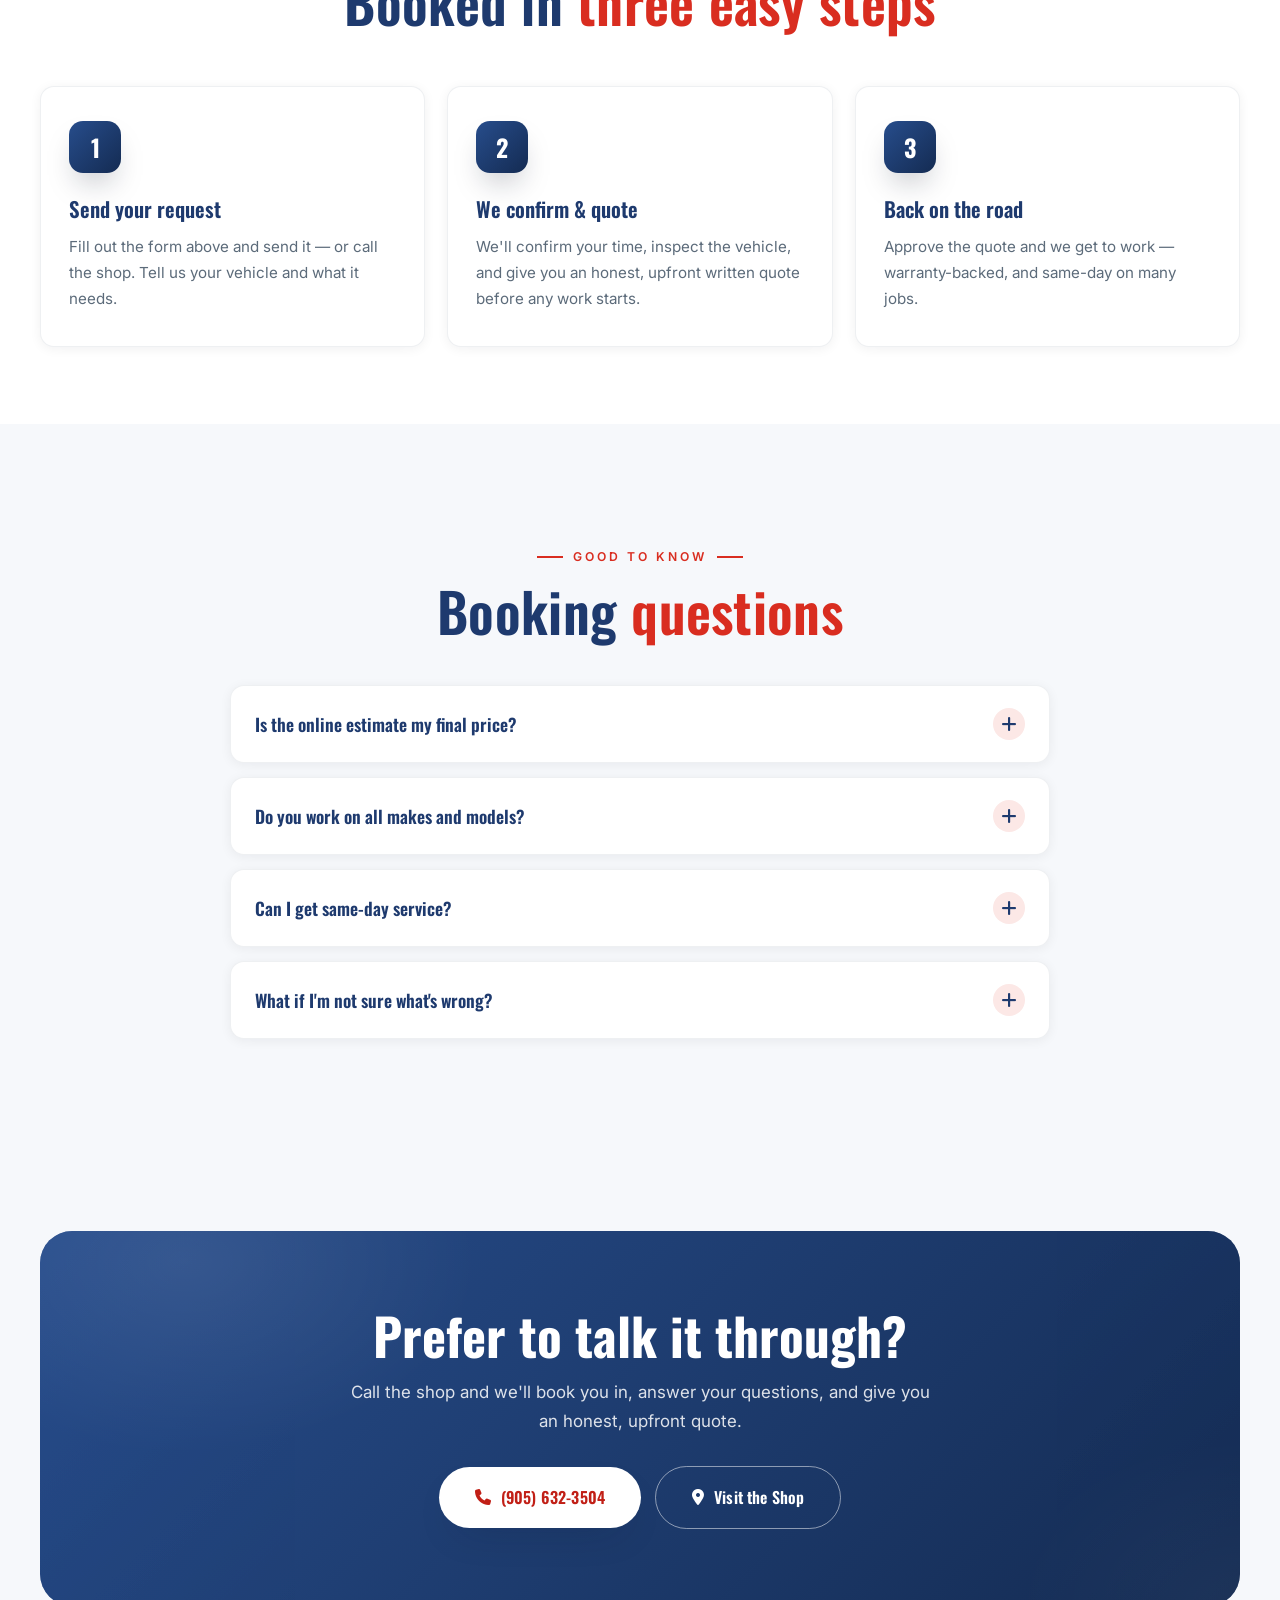
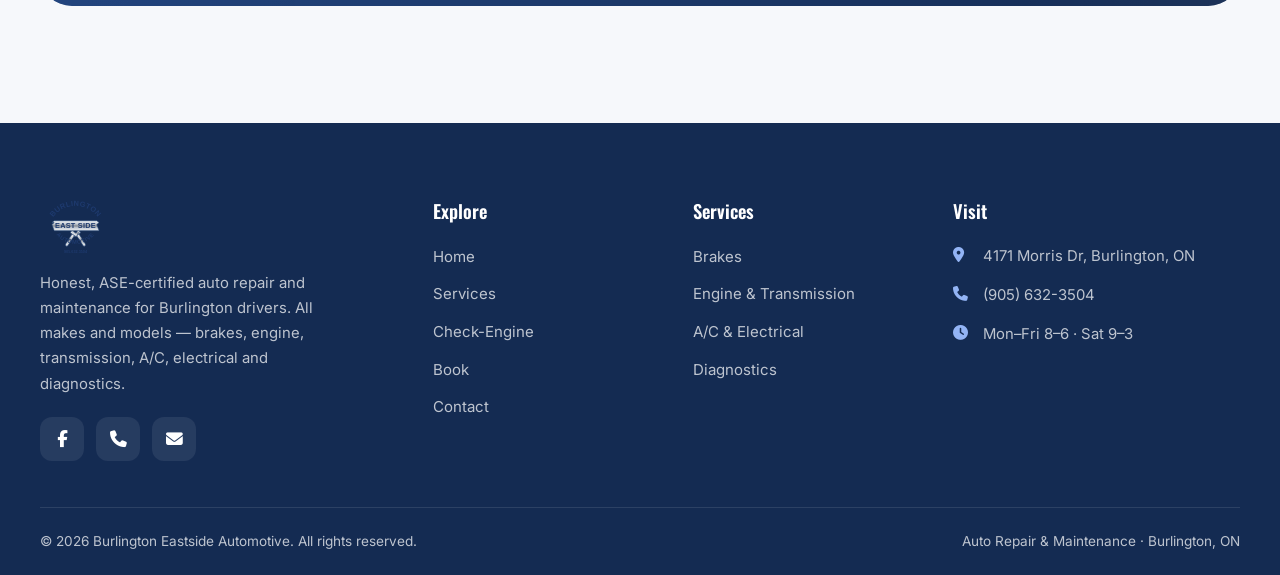
<file: book.html>
<!DOCTYPE html>
<html lang="en">
<head>
  <meta charset="UTF-8" />
  <meta name="viewport" content="width=device-width, initial-scale=1.0" />
  <title>Book a Service | Burlington Eastside Automotive · Burlington, ON</title>
  <meta name="description" content="Book your auto service online at Burlington Eastside Automotive in Burlington, ON. Tell us your vehicle and service, get a live estimate, and pick a time. Upfront written quotes, warranty-backed, ASE-certified. Call (905) 632-3504." />
  <meta name="theme-color" content="#1E3A6E" />
  <meta property="og:type" content="website" />
  <meta property="og:site_name" content="Burlington Eastside Automotive" />
  <meta property="og:title" content="Book a Service | Burlington Eastside Automotive · Burlington, ON" />
  <meta property="og:description" content="Book your auto repair or maintenance online — live estimate, upfront written quote, warranty-backed work. All makes & models." />

  <link rel="icon" type="image/svg+xml" href="assets/favicon.svg" />
  <link rel="preconnect" href="https://fonts.googleapis.com" />
  <link rel="preconnect" href="https://fonts.gstatic.com" crossorigin />
  <link href="https://fonts.googleapis.com/css2?family=Oswald:wght@500;600;700&family=Inter:wght@400;500;600&display=swap" rel="stylesheet" />
  <link rel="stylesheet" href="https://cdnjs.cloudflare.com/ajax/libs/font-awesome/6.5.1/css/all.min.css" />
  <link rel="stylesheet" href="css/styles.css" />

  <script type="application/ld+json">
  {
    "@context": "https://schema.org",
    "@type": "AutoRepair",
    "name": "Burlington Eastside Automotive",
    "description": "Honest, ASE-certified auto repair and maintenance in Burlington — brakes, engine, transmission, A/C, electrical, diagnostics, oil and tires. All makes & models, warranty-backed.",
    "priceRange": "$$",
    "telephone": "+1-905-632-3504",
    "email": "info@burlingtoneastsideauto.ca",
    "address": { "@type": "PostalAddress", "streetAddress": "4171 Morris Dr", "addressLocality": "Burlington", "addressRegion": "ON", "postalCode": "L7L 5L5", "addressCountry": "CA" },
    "areaServed": "Burlington",
    "openingHours": ["Mo-Fr 08:00-18:00", "Sa 09:00-15:00"],
    "sameAs": ["https://www.facebook.com/p/Burlington-East-Side-Automotive-100069459742204/"]
  }
  </script>
</head>
<body>

  <!-- ============ HEADER ============ -->
  <header class="site-header" id="header">
    <div class="container nav">
      <a href="index.html" class="brand" aria-label="Burlington Eastside Automotive home">
        <img src="assets/logo-mark.svg" alt="Burlington Eastside Automotive" class="brand-logo" />
        <span class="brand-name"><b>Burlington Eastside</b><small>Auto Repair · Burlington</small></span>
      </a>
      <nav class="nav-links" aria-label="Primary">
        <a href="index.html">Home</a>
        <a href="services.html">Services</a>
        <a href="diagnostics.html">Check-Engine</a>
        <a href="book.html" class="active">Book</a>
        <a href="contact.html">Contact</a>
      </nav>
      <div class="nav-actions">
        <a href="tel:+19056323504" class="nav-phone"><i class="fa-solid fa-phone"></i> (905) 632-3504</a>
        <a href="book.html#quote" class="btn btn--sm">Book a Service</a>
        <button class="menu-toggle" id="menuToggle" aria-label="Open menu"><i class="fa-solid fa-bars"></i></button>
      </div>
    </div>
  </header>

  <!-- ============ MOBILE DRAWER ============ -->
  <div class="scrim" id="scrim"></div>
  <aside class="mobile-drawer" id="drawer" aria-label="Mobile menu">
    <div class="drawer-head">
      <img src="assets/logo-mark.svg" alt="Burlington Eastside Automotive" style="height:44px" />
      <button class="drawer-close" id="drawerClose" aria-label="Close menu"><i class="fa-solid fa-xmark"></i></button>
    </div>
    <nav>
      <a href="index.html">Home <i class="fa-solid fa-chevron-right"></i></a>
      <a href="services.html">Services <i class="fa-solid fa-chevron-right"></i></a>
      <a href="diagnostics.html">Check-Engine Light <i class="fa-solid fa-chevron-right"></i></a>
      <a href="book.html" class="active">Book <i class="fa-solid fa-chevron-right"></i></a>
      <a href="contact.html">Contact <i class="fa-solid fa-chevron-right"></i></a>
    </nav>
    <div class="drawer-cta">
      <a href="book.html#quote" class="btn btn--block">Book a Service</a>
      <a href="tel:+19056323504" class="btn btn--navy btn--block"><i class="fa-solid fa-phone"></i> Call the Shop</a>
    </div>
    <div class="drawer-contact">
      <a href="tel:+19056323504"><i class="fa-solid fa-phone"></i> (905) 632-3504</a>
      <span><i class="fa-solid fa-location-dot"></i> 4171 Morris Dr, Burlington, ON</span>
    </div>
  </aside>

  <!-- ============ PAGE HERO ============ -->
  <section class="page-hero">
    <div class="hero-bg" aria-hidden="true">
      <span class="ambient-blob b1"></span>
      <span class="ambient-blob b2"></span>
      <span class="ambient-blob b3"></span>
      <img class="ambient-gear g1" src="assets/gear.svg" alt="" />
      <img class="ambient-gear g2" src="assets/gear.svg" alt="" />
    </div>
    <div class="container">
      <nav class="breadcrumbs reveal" aria-label="Breadcrumb">
        <a href="index.html">Home</a> <span>/</span> <span>Book</span>
      </nav>
      <span class="eyebrow eyebrow--center reveal">Online Booking</span>
      <h1 class="reveal d1">Book your <em>service</em></h1>
      <p class="reveal d2">Tell us your vehicle and what it needs, see a live estimate, and pick a time. We'll confirm your slot and send you an upfront written quote before any work begins.</p>
    </div>
  </section>

  <!-- ============ BOOKING FORM ============ -->
  <section class="section section--tight" id="quote">
    <div class="container">
      <div class="quote-wrap">

        <!-- LEFT — pitch + live estimate -->
        <div class="quote-side reveal">
          <h2>Book your service</h2>
          <p>A few quick details and you're set. Every job starts with an honest inspection and a written quote — you approve the price before we turn a wrench.</p>
          <div class="quote-benefits">
            <div class="quote-benefit"><i class="fa-solid fa-file-invoice-dollar"></i><div><b>Upfront written quote</b><span>No surprises — you approve before we start.</span></div></div>
            <div class="quote-benefit"><i class="fa-solid fa-shield-halved"></i><div><b>Warranty-backed</b><span>Quality parts and repairs you can trust.</span></div></div>
            <div class="quote-benefit"><i class="fa-solid fa-certificate"></i><div><b>ASE-certified</b><span>Skilled, licensed technicians on every job.</span></div></div>
            <div class="quote-benefit"><i class="fa-solid fa-bolt"></i><div><b>Same-day on many jobs</b><span>Fast turnaround to get you back on the road.</span></div></div>
          </div>
          <div class="quote-live">
            <div class="quote-live-card">
              <span class="label">Estimated Starting Price</span>
              <div class="est"><span id="estAmount">$0</span></div>
              <small id="estMeta">Select your services</small>
            </div>
          </div>
        </div>

        <!-- RIGHT — the multi-step form -->
        <div class="quote-form reveal d1">
          <form id="quoteForm" novalidate>
            <div class="form-body">

              <!-- Stepper -->
              <div class="stepper">
                <div class="st active"><span class="n">1</span><span class="t">Vehicle</span><span class="bar"></span></div>
                <div class="st"><span class="n">2</span><span class="t">When</span><span class="bar"></span></div>
                <div class="st"><span class="n">3</span><span class="t">Contact</span></div>
              </div>

              <!-- STEP 1 — Vehicle & service -->
              <div class="fstep active">
                <div class="field-row">
                  <div class="field">
                    <label for="vehYear">Vehicle year</label>
                    <select id="vehYear" name="vehYear">
                      <option value="">Select year</option>
                      <option>2026</option><option>2025</option><option>2024</option><option>2023</option>
                      <option>2022</option><option>2021</option><option>2020</option><option>2019</option>
                      <option>2018</option><option>2017</option><option>2016</option><option>2015</option>
                      <option>2014</option><option>2013</option><option>2012</option><option>2011</option>
                      <option>2010</option><option>2009</option><option>2008</option><option>2007</option>
                      <option>2006</option><option>2005</option>
                      <option value="2004 or older">2004 or older</option>
                    </select>
                  </div>
                  <div class="field">
                    <label for="vehMake">Make</label>
                    <input type="text" id="vehMake" name="vehMake" placeholder="e.g. Toyota" />
                  </div>
                </div>
                <div class="field">
                  <label for="vehModel">Model</label>
                  <input type="text" id="vehModel" name="vehModel" placeholder="e.g. Corolla" />
                </div>
                <div class="field">
                  <label for="issue">What's going on? <span style="color:var(--ink-soft);font-weight:400">(optional)</span></label>
                  <textarea id="issue" name="issue" placeholder="Describe the problem or symptoms — noises, warning lights, when it happens…"></textarea>
                </div>
                <div class="field">
                  <label>Which services do you need? <span class="req">*</span></label>
                  <div class="chip-select">
                    <label class="chip-opt"><input type="checkbox" name="services" value="Oil Change" /><span><i class="fa-solid fa-oil-can"></i> Oil Change</span></label>
                    <label class="chip-opt"><input type="checkbox" name="services" value="Brakes (per axle)" /><span><i class="fa-solid fa-car-burst"></i> Brakes (per axle)</span></label>
                    <label class="chip-opt"><input type="checkbox" name="services" value="Tire Rotation" /><span><i class="fa-solid fa-arrows-rotate"></i> Tire Rotation</span></label>
                    <label class="chip-opt"><input type="checkbox" name="services" value="Wheel Alignment" /><span><i class="fa-solid fa-gauge"></i> Wheel Alignment</span></label>
                    <label class="chip-opt"><input type="checkbox" name="services" value="Diagnostics" /><span><i class="fa-solid fa-gauge-high"></i> Diagnostics</span></label>
                    <label class="chip-opt"><input type="checkbox" name="services" value="Battery Service" /><span><i class="fa-solid fa-car-battery"></i> Battery Service</span></label>
                    <label class="chip-opt"><input type="checkbox" name="services" value="A/C Service" /><span><i class="fa-solid fa-snowflake"></i> A/C Service</span></label>
                    <label class="chip-opt"><input type="checkbox" name="services" value="Safety Inspection" /><span><i class="fa-solid fa-clipboard-check"></i> Safety Inspection</span></label>
                    <label class="chip-opt"><input type="checkbox" name="services" value="Suspension Repair" /><span><i class="fa-solid fa-gears"></i> Suspension Repair</span></label>
                    <label class="chip-opt"><input type="checkbox" name="services" value="Tune-Up" /><span><i class="fa-solid fa-wrench"></i> Tune-Up</span></label>
                  </div>
                </div>
              </div>

              <!-- STEP 2 — When -->
              <div class="fstep">
                <div class="field-row">
                  <div class="field">
                    <label for="eventDate">Preferred date</label>
                    <input type="date" id="eventDate" name="eventDate" />
                  </div>
                  <div class="field">
                    <label for="time">Preferred time</label>
                    <select id="time" name="time">
                      <option value="Morning">Morning</option>
                      <option value="Afternoon">Afternoon</option>
                      <option value="Any time">Any time</option>
                    </select>
                  </div>
                </div>
                <div class="field">
                  <label>Will you drop off or wait?</label>
                  <div class="chip-select">
                    <label class="chip-opt"><input type="radio" name="dropoff" value="Drop-off" checked /><span><i class="fa-solid fa-key"></i> Drop-off</span></label>
                    <label class="chip-opt"><input type="radio" name="dropoff" value="Wait at the shop" /><span><i class="fa-solid fa-mug-hot"></i> Wait at the shop</span></label>
                  </div>
                </div>
                <p style="color:var(--ink-soft);font-size:0.9rem;margin-top:6px"><i class="fa-solid fa-circle-info" style="color:var(--navy-bright)"></i> Times are requests — we'll call to confirm your exact slot. Mon–Fri 8–6 · Sat 9–3.</p>
              </div>

              <!-- STEP 3 — Contact -->
              <div class="fstep">
                <div class="field-row">
                  <div class="field">
                    <label for="name">Your name <span class="req">*</span></label>
                    <input type="text" id="name" name="name" placeholder="Full name" required />
                  </div>
                  <div class="field">
                    <label for="phone">Phone <span class="req">*</span></label>
                    <input type="tel" id="phone" name="phone" placeholder="(905) 000-0000" required />
                  </div>
                </div>
                <div class="field">
                  <label for="email">Email</label>
                  <input type="email" id="email" name="email" placeholder="you@email.com" />
                </div>
                <div class="field">
                  <label for="message">Anything else? <span style="color:var(--ink-soft);font-weight:400">(optional)</span></label>
                  <textarea id="message" name="message" placeholder="Preferred contact method, extra details, etc."></textarea>
                </div>
              </div>

              <!-- Honeypot -->
              <input type="text" name="companyWebsite" class="hp" tabindex="-1" autocomplete="off" aria-hidden="true" />

              <!-- Nav -->
              <div class="form-nav">
                <button type="button" class="btn btn--ghost hidden" id="fBack"><i class="fa-solid fa-arrow-left"></i> Back</button>
                <button type="button" class="btn" id="fNext">Continue <i class="fa-solid fa-arrow-right"></i></button>
                <button type="submit" class="btn" id="fSubmit" style="display:none"><i class="fa-solid fa-calendar-check"></i> Request Appointment</button>
              </div>

            </div>

            <!-- Success -->
            <div class="form-success" id="formSuccess">
              <div class="check"><i class="fa-solid fa-circle-check"></i></div>
              <h3>Almost done!</h3>
              <p>Your appointment request is ready. Send it to us by email and we'll confirm your slot with an upfront written quote. Prefer to talk? Give the shop a call.</p>
              <div class="hero-ctas" style="justify-content:center">
                <a id="successEmail" href="mailto:info@burlingtoneastsideauto.ca" class="btn btn--lg"><i class="fa-solid fa-paper-plane"></i> Send my request</a>
                <a href="tel:+19056323504" class="btn btn--navy btn--lg"><i class="fa-solid fa-phone"></i> Call (905) 632-3504</a>
              </div>
            </div>

          </form>
        </div>

      </div>
    </div>
  </section>

  <!-- ============ REASSURANCE STRIP ============ -->
  <section class="section section--alt section--tight">
    <div class="container center">
      <span class="eyebrow eyebrow--center reveal">What Happens Next</span>
      <h2 class="section-title reveal d1">Booked in <em>three easy steps</em></h2>
    </div>
    <div class="container">
      <div class="steps">
        <div class="step reveal d1"><div class="step-num">1</div><h3>Send your request</h3><p>Fill out the form above and send it — or call the shop. Tell us your vehicle and what it needs.</p></div>
        <div class="step reveal d2"><div class="step-num">2</div><h3>We confirm &amp; quote</h3><p>We'll confirm your time, inspect the vehicle, and give you an honest, upfront written quote before any work starts.</p></div>
        <div class="step reveal d3"><div class="step-num">3</div><h3>Back on the road</h3><p>Approve the quote and we get to work — warranty-backed, and same-day on many jobs.</p></div>
      </div>
    </div>
  </section>

  <!-- ============ FAQ ============ -->
  <section class="section">
    <div class="container center">
      <span class="eyebrow eyebrow--center reveal">Good to Know</span>
      <h2 class="section-title reveal d1">Booking <em>questions</em></h2>
    </div>
    <div class="container">
      <div class="faq">
        <div class="faq-item reveal d1">
          <button type="button" class="faq-q"><span>Is the online estimate my final price?</span><span class="ic"><i class="fa-solid fa-plus"></i></span></button>
          <div class="faq-a"><p>No — the live estimate is a starting-price guide only. Once we inspect your vehicle, you'll get an accurate, upfront written quote to approve before any work begins. No surprises.</p></div>
        </div>
        <div class="faq-item reveal d2">
          <button type="button" class="faq-q"><span>Do you work on all makes and models?</span><span class="ic"><i class="fa-solid fa-plus"></i></span></button>
          <div class="faq-a"><p>Yes. Our ASE-certified technicians service import and domestic vehicles — cars, SUVs, light trucks, and EV/hybrid.</p></div>
        </div>
        <div class="faq-item reveal d3">
          <button type="button" class="faq-q"><span>Can I get same-day service?</span><span class="ic"><i class="fa-solid fa-plus"></i></span></button>
          <div class="faq-a"><p>Many jobs are finished the same day. Pick your preferred date and time and we'll confirm the soonest slot that works — or call the shop at (905) 632-3504.</p></div>
        </div>
        <div class="faq-item reveal d4">
          <button type="button" class="faq-q"><span>What if I'm not sure what's wrong?</span><span class="ic"><i class="fa-solid fa-plus"></i></span></button>
          <div class="faq-a"><p>No problem. Choose "Diagnostics" and describe the symptoms — noises, warning lights, or how it drives. We'll pinpoint the issue and quote the fix before proceeding.</p></div>
        </div>
      </div>
    </div>
  </section>

  <!-- ============ CTA ============ -->
  <section class="section section--tight">
    <div class="container">
      <div class="cta-band reveal-scale">
        <h2>Prefer to talk it through?</h2>
        <p>Call the shop and we'll book you in, answer your questions, and give you an honest, upfront quote.</p>
        <div class="hero-ctas">
          <a href="tel:+19056323504" class="btn btn--white btn--lg"><i class="fa-solid fa-phone"></i> (905) 632-3504</a>
          <a href="contact.html" class="btn btn--ghost btn--lg" style="border-color:rgba(255,255,255,0.5);color:#fff"><i class="fa-solid fa-location-dot"></i> Visit the Shop</a>
        </div>
      </div>
    </div>
  </section>

  <!-- ============ FOOTER ============ -->
  <footer class="footer">
    <div class="container">
      <div class="footer-top">
        <div class="footer-brand">
          <img src="assets/logo-mark.svg" alt="Burlington Eastside Automotive" class="brand-logo-f" />
          <p>Honest, ASE-certified auto repair and maintenance for Burlington drivers. All makes and models — brakes, engine, transmission, A/C, electrical and diagnostics.</p>
          <div class="footer-social">
            <a href="https://www.facebook.com/p/Burlington-East-Side-Automotive-100069459742204/" target="_blank" rel="noopener" aria-label="Facebook"><i class="fa-brands fa-facebook-f"></i></a>
            <a href="tel:+19056323504" aria-label="Phone"><i class="fa-solid fa-phone"></i></a>
            <a href="mailto:info@burlingtoneastsideauto.ca" aria-label="Email"><i class="fa-solid fa-envelope"></i></a>
          </div>
        </div>
        <div>
          <h4>Explore</h4>
          <div class="footer-links"><a href="index.html">Home</a><a href="services.html">Services</a><a href="diagnostics.html">Check-Engine</a><a href="book.html">Book</a><a href="contact.html">Contact</a></div>
        </div>
        <div>
          <h4>Services</h4>
          <div class="footer-links"><a href="services.html">Brakes</a><a href="services.html">Engine &amp; Transmission</a><a href="services.html">A/C &amp; Electrical</a><a href="services.html">Diagnostics</a></div>
        </div>
        <div>
          <h4>Visit</h4>
          <div class="footer-contact">
            <span><i class="fa-solid fa-location-dot"></i> 4171 Morris Dr, Burlington, ON</span>
            <a href="tel:+19056323504"><i class="fa-solid fa-phone"></i> (905) 632-3504</a>
            <span><i class="fa-solid fa-clock"></i> Mon–Fri 8–6 · Sat 9–3</span>
          </div>
        </div>
      </div>
      <div class="footer-bottom">
        <span>© <span data-year>2026</span> Burlington Eastside Automotive. All rights reserved.</span>
        <span>Auto Repair &amp; Maintenance · Burlington, ON</span>
      </div>
    </div>
  </footer>

  <!-- ============ LIGHTBOX ============ -->
  <div class="lightbox" id="lightbox" aria-hidden="true">
    <button class="lightbox-close" id="lbClose" aria-label="Close"><i class="fa-solid fa-xmark"></i></button>
    <button class="lightbox-nav prev" id="lbPrev" aria-label="Previous"><i class="fa-solid fa-chevron-left"></i></button>
    <button class="lightbox-nav next" id="lbNext" aria-label="Next"><i class="fa-solid fa-chevron-right"></i></button>
    <div><img id="lbImg" src="assets/photos/g1.jpg" alt="" /><div class="lightbox-cap" id="lbCap"></div></div>
  </div>

  <a href="book.html#quote" class="fab-cta" aria-label="Book a service"><i class="fa-solid fa-calendar-check"></i><span>Book a Service</span></a>
  <button class="to-top" id="toTop" aria-label="Back to top"><i class="fa-solid fa-arrow-up"></i></button>

  <script src="js/main.js"></script>
</body>
</html>
</file>
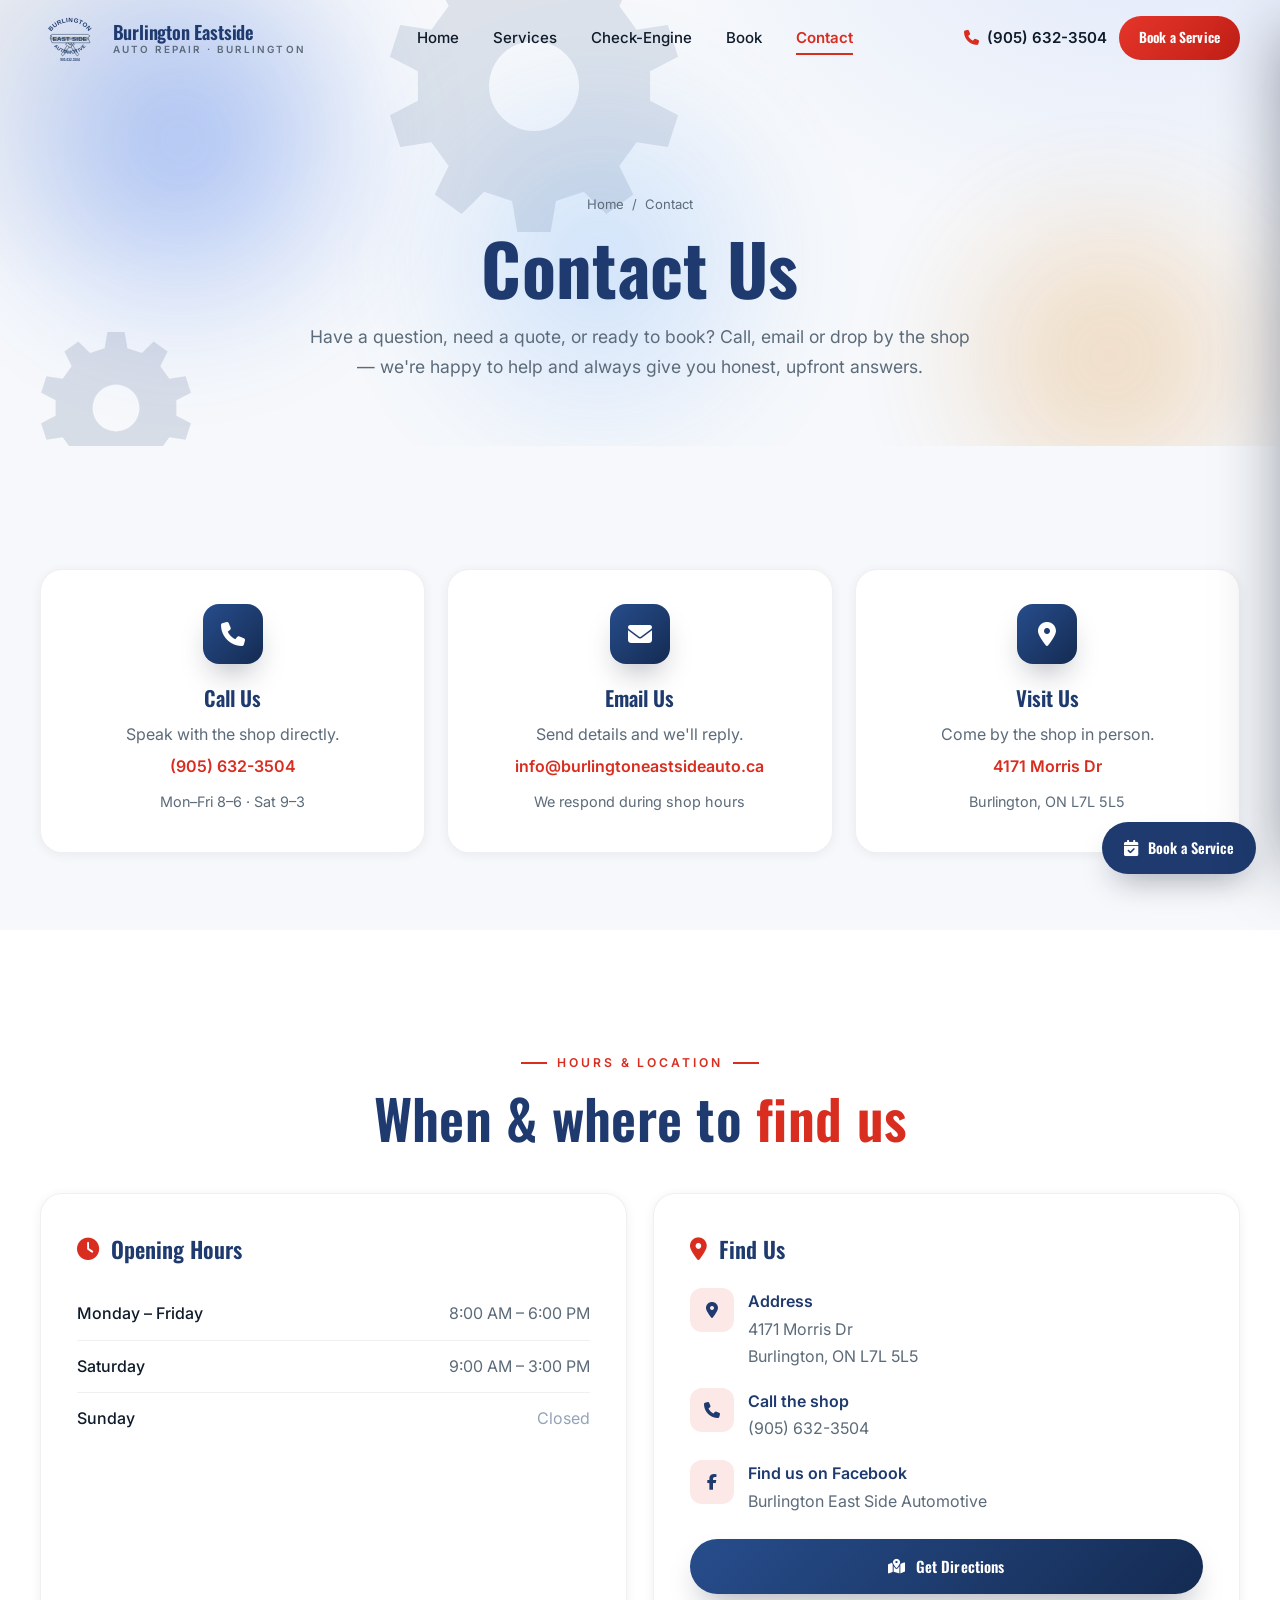
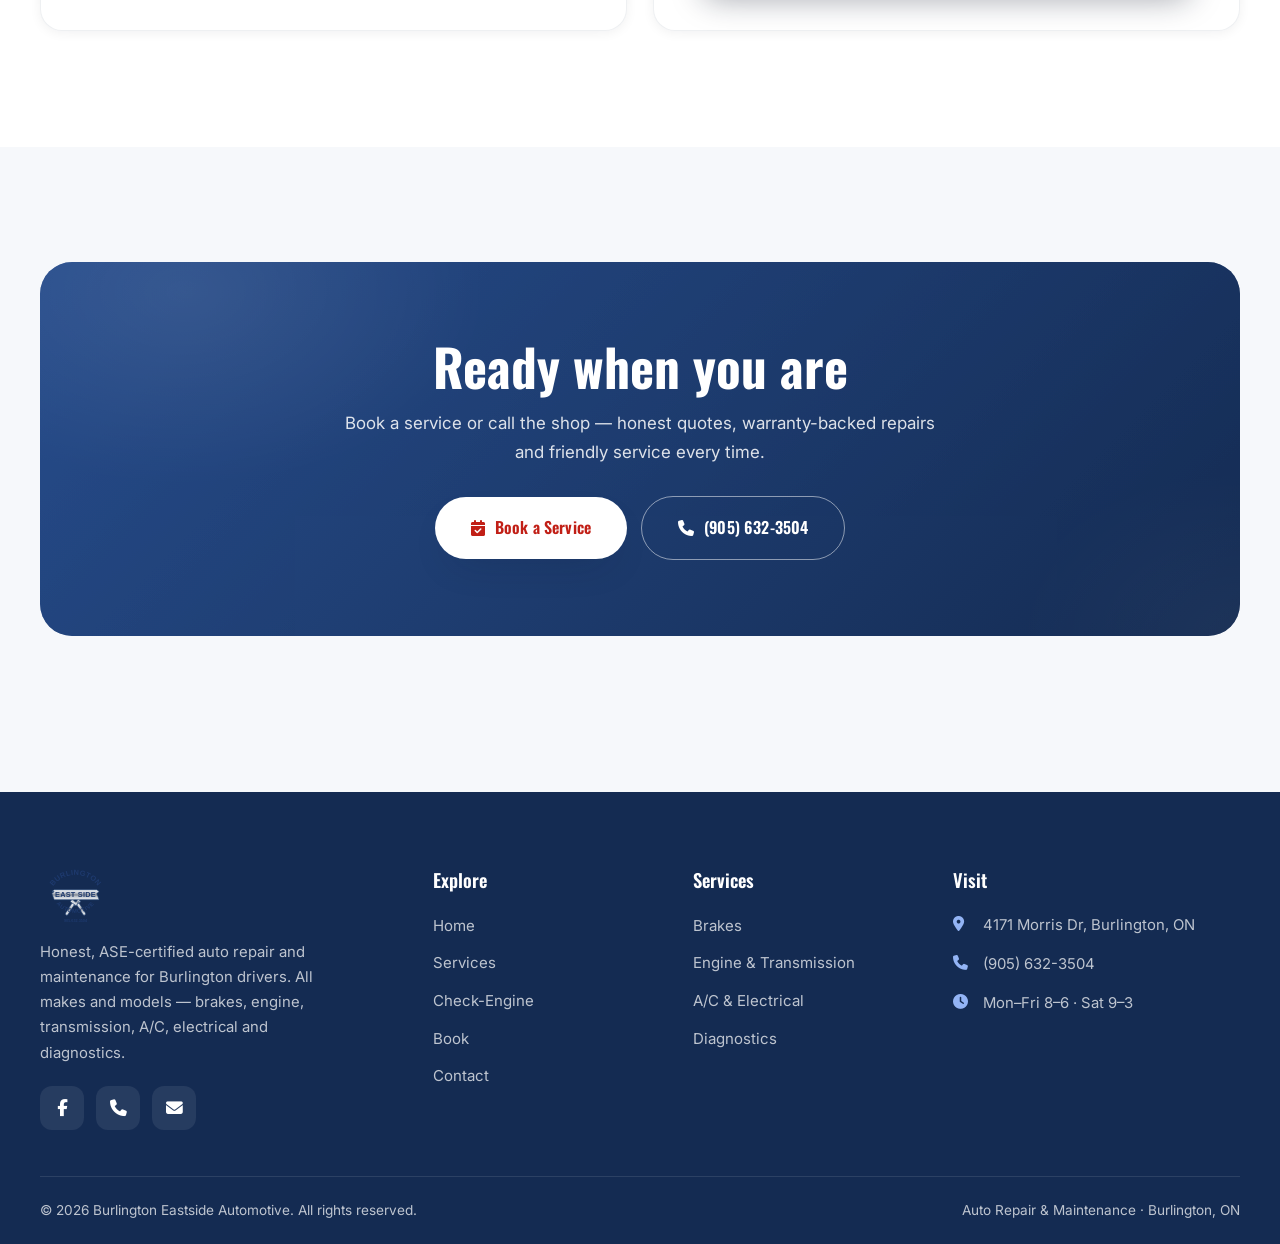
<file: contact.html>
<!DOCTYPE html>
<html lang="en">
<head>
  <meta charset="UTF-8" />
  <meta name="viewport" content="width=device-width, initial-scale=1.0" />
  <title>Contact Burlington Eastside Automotive | Auto Repair in Burlington, ON</title>
  <meta name="description" content="Contact Burlington Eastside Automotive in Burlington, ON. Call (905) 632-3504, email info@burlingtoneastsideauto.ca, or visit 4171 Morris Dr. Open Mon–Fri 8–6, Sat 9–3. Honest, warranty-backed auto repair." />
  <meta name="theme-color" content="#1E3A6E" />
  <meta property="og:type" content="website" />
  <meta property="og:site_name" content="Burlington Eastside Automotive" />
  <meta property="og:title" content="Contact Burlington Eastside Automotive | Burlington, ON" />
  <meta property="og:description" content="Call, email or visit Burlington Eastside Automotive in Burlington — honest, warranty-backed auto repair for all makes &amp; models." />

  <link rel="icon" type="image/svg+xml" href="assets/favicon.svg" />
  <link rel="preconnect" href="https://fonts.googleapis.com" />
  <link rel="preconnect" href="https://fonts.gstatic.com" crossorigin />
  <link href="https://fonts.googleapis.com/css2?family=Oswald:wght@500;600;700&family=Inter:wght@400;500;600&display=swap" rel="stylesheet" />
  <link rel="stylesheet" href="https://cdnjs.cloudflare.com/ajax/libs/font-awesome/6.5.1/css/all.min.css" />
  <link rel="stylesheet" href="css/styles.css" />

  <script type="application/ld+json">
  {
    "@context": "https://schema.org",
    "@type": "AutoRepair",
    "name": "Burlington Eastside Automotive",
    "description": "Honest, ASE-certified auto repair and maintenance in Burlington — brakes, engine, transmission, A/C, electrical, diagnostics, oil and tires. All makes & models, warranty-backed.",
    "priceRange": "$$",
    "telephone": "+1-905-632-3504",
    "email": "info@burlingtoneastsideauto.ca",
    "address": { "@type": "PostalAddress", "streetAddress": "4171 Morris Dr", "addressLocality": "Burlington", "addressRegion": "ON", "postalCode": "L7L 5L5", "addressCountry": "CA" },
    "areaServed": "Burlington",
    "openingHours": ["Mo-Fr 08:00-18:00", "Sa 09:00-15:00"],
    "sameAs": ["https://www.facebook.com/p/Burlington-East-Side-Automotive-100069459742204/"]
  }
  </script>
</head>
<body>

  <!-- ============ HEADER ============ -->
  <header class="site-header" id="header">
    <div class="container nav">
      <a href="index.html" class="brand" aria-label="Burlington Eastside Automotive home">
        <img src="assets/logo-mark.svg" alt="Burlington Eastside Automotive" class="brand-logo" />
        <span class="brand-name"><b>Burlington Eastside</b><small>Auto Repair · Burlington</small></span>
      </a>
      <nav class="nav-links" aria-label="Primary">
        <a href="index.html">Home</a>
        <a href="services.html">Services</a>
        <a href="diagnostics.html">Check-Engine</a>
        <a href="book.html">Book</a>
        <a href="contact.html" class="active">Contact</a>
      </nav>
      <div class="nav-actions">
        <a href="tel:+19056323504" class="nav-phone"><i class="fa-solid fa-phone"></i> (905) 632-3504</a>
        <a href="book.html#quote" class="btn btn--sm">Book a Service</a>
        <button class="menu-toggle" id="menuToggle" aria-label="Open menu"><i class="fa-solid fa-bars"></i></button>
      </div>
    </div>
  </header>

  <!-- ============ MOBILE DRAWER ============ -->
  <div class="scrim" id="scrim"></div>
  <aside class="mobile-drawer" id="drawer" aria-label="Mobile menu">
    <div class="drawer-head">
      <img src="assets/logo-mark.svg" alt="Burlington Eastside Automotive" style="height:44px" />
      <button class="drawer-close" id="drawerClose" aria-label="Close menu"><i class="fa-solid fa-xmark"></i></button>
    </div>
    <nav>
      <a href="index.html">Home <i class="fa-solid fa-chevron-right"></i></a>
      <a href="services.html">Services <i class="fa-solid fa-chevron-right"></i></a>
      <a href="diagnostics.html">Check-Engine Light <i class="fa-solid fa-chevron-right"></i></a>
      <a href="book.html">Book <i class="fa-solid fa-chevron-right"></i></a>
      <a href="contact.html" class="active">Contact <i class="fa-solid fa-chevron-right"></i></a>
    </nav>
    <div class="drawer-cta">
      <a href="book.html#quote" class="btn btn--block">Book a Service</a>
      <a href="tel:+19056323504" class="btn btn--navy btn--block"><i class="fa-solid fa-phone"></i> Call the Shop</a>
    </div>
    <div class="drawer-contact">
      <a href="tel:+19056323504"><i class="fa-solid fa-phone"></i> (905) 632-3504</a>
      <span><i class="fa-solid fa-location-dot"></i> 4171 Morris Dr, Burlington, ON</span>
    </div>
  </aside>

  <!-- ============ PAGE HERO ============ -->
  <section class="page-hero">
    <div class="hero-bg" aria-hidden="true">
      <span class="ambient-blob b1"></span>
      <span class="ambient-blob b2"></span>
      <span class="ambient-blob b3"></span>
      <img class="ambient-gear g1" src="assets/gear.svg" alt="" />
      <img class="ambient-gear g2" src="assets/gear.svg" alt="" />
    </div>
    <div class="container" style="position:relative;z-index:1">
      <div class="breadcrumbs reveal"><a href="index.html">Home</a> <span>/</span> <span>Contact</span></div>
      <h1 class="reveal d1">Contact Us</h1>
      <p class="reveal d2">Have a question, need a quote, or ready to book? Call, email or drop by the shop — we're happy to help and always give you honest, upfront answers.</p>
    </div>
  </section>

  <!-- ============ CONTACT CARDS ============ -->
  <section class="section section--tight">
    <div class="container">
      <div class="contact-grid">
        <div class="contact-card reveal d1">
          <div class="ic"><i class="fa-solid fa-phone"></i></div>
          <h3>Call Us</h3>
          <p>Speak with the shop directly.</p>
          <a href="tel:+19056323504">(905) 632-3504</a>
          <p style="margin-top:10px;font-size:0.9rem">Mon–Fri 8–6 · Sat 9–3</p>
        </div>
        <div class="contact-card reveal d2">
          <div class="ic"><i class="fa-solid fa-envelope"></i></div>
          <h3>Email Us</h3>
          <p>Send details and we'll reply.</p>
          <a href="mailto:info@burlingtoneastsideauto.ca">info@burlingtoneastsideauto.ca</a>
          <p style="margin-top:10px;font-size:0.9rem">We respond during shop hours</p>
        </div>
        <div class="contact-card reveal d3">
          <div class="ic"><i class="fa-solid fa-location-dot"></i></div>
          <h3>Visit Us</h3>
          <p>Come by the shop in person.</p>
          <a href="https://www.google.com/maps/search/?api=1&query=4171+Morris+Dr+Burlington+ON" target="_blank" rel="noopener">4171 Morris Dr</a>
          <p style="margin-top:10px;font-size:0.9rem">Burlington, ON L7L 5L5</p>
        </div>
      </div>
    </div>
  </section>

  <!-- ============ HOURS & LOCATION (NAP) ============ -->
  <section class="section section--alt">
    <div class="container center">
      <span class="eyebrow eyebrow--center reveal">Hours &amp; Location</span>
      <h2 class="section-title reveal d1">When &amp; where to <em>find us</em></h2>
    </div>
    <div class="container">
      <div class="hours-grid">
        <div class="hours-card reveal">
          <h3><i class="fa-solid fa-clock"></i> Opening Hours</h3>
          <div class="hours-row"><span class="d">Monday – Friday</span><span class="h">8:00 AM – 6:00 PM</span></div>
          <div class="hours-row"><span class="d">Saturday</span><span class="h">9:00 AM – 3:00 PM</span></div>
          <div class="hours-row"><span class="d">Sunday</span><span class="h closed">Closed</span></div>
        </div>
        <div class="hours-card reveal d1">
          <h3><i class="fa-solid fa-location-dot"></i> Find Us</h3>
          <div class="info-list">
            <div class="info-row"><span class="ic"><i class="fa-solid fa-location-dot"></i></span><div><b>Address</b><span>4171 Morris Dr<br/>Burlington, ON L7L 5L5</span></div></div>
            <div class="info-row"><span class="ic"><i class="fa-solid fa-phone"></i></span><div><b>Call the shop</b><a href="tel:+19056323504">(905) 632-3504</a></div></div>
            <div class="info-row"><span class="ic"><i class="fa-brands fa-facebook-f"></i></span><div><b>Find us on Facebook</b><a href="https://www.facebook.com/p/Burlington-East-Side-Automotive-100069459742204/" target="_blank" rel="noopener">Burlington East Side Automotive</a></div></div>
          </div>
          <a href="https://www.google.com/maps/search/?api=1&query=4171+Morris+Dr+Burlington+ON" target="_blank" rel="noopener" class="btn btn--block btn--navy" style="margin-top:24px"><i class="fa-solid fa-map-location-dot"></i> Get Directions</a>
        </div>
      </div>
    </div>
  </section>

  <!-- ============ CTA ============ -->
  <section class="section">
    <div class="container">
      <div class="cta-band reveal-scale">
        <h2>Ready when you are</h2>
        <p>Book a service or call the shop — honest quotes, warranty-backed repairs and friendly service every time.</p>
        <div class="hero-ctas">
          <a href="book.html#quote" class="btn btn--white btn--lg"><i class="fa-solid fa-calendar-check"></i> Book a Service</a>
          <a href="tel:+19056323504" class="btn btn--ghost btn--lg" style="border-color:rgba(255,255,255,0.5);color:#fff"><i class="fa-solid fa-phone"></i> (905) 632-3504</a>
        </div>
      </div>
    </div>
  </section>

  <!-- ============ FOOTER ============ -->
  <footer class="footer">
    <div class="container">
      <div class="footer-top">
        <div class="footer-brand">
          <img src="assets/logo-mark.svg" alt="Burlington Eastside Automotive" class="brand-logo-f" />
          <p>Honest, ASE-certified auto repair and maintenance for Burlington drivers. All makes and models — brakes, engine, transmission, A/C, electrical and diagnostics.</p>
          <div class="footer-social">
            <a href="https://www.facebook.com/p/Burlington-East-Side-Automotive-100069459742204/" target="_blank" rel="noopener" aria-label="Facebook"><i class="fa-brands fa-facebook-f"></i></a>
            <a href="tel:+19056323504" aria-label="Phone"><i class="fa-solid fa-phone"></i></a>
            <a href="mailto:info@burlingtoneastsideauto.ca" aria-label="Email"><i class="fa-solid fa-envelope"></i></a>
          </div>
        </div>
        <div>
          <h4>Explore</h4>
          <div class="footer-links"><a href="index.html">Home</a><a href="services.html">Services</a><a href="diagnostics.html">Check-Engine</a><a href="book.html">Book</a><a href="contact.html">Contact</a></div>
        </div>
        <div>
          <h4>Services</h4>
          <div class="footer-links"><a href="services.html">Brakes</a><a href="services.html">Engine &amp; Transmission</a><a href="services.html">A/C &amp; Electrical</a><a href="services.html">Diagnostics</a></div>
        </div>
        <div>
          <h4>Visit</h4>
          <div class="footer-contact">
            <span><i class="fa-solid fa-location-dot"></i> 4171 Morris Dr, Burlington, ON</span>
            <a href="tel:+19056323504"><i class="fa-solid fa-phone"></i> (905) 632-3504</a>
            <span><i class="fa-solid fa-clock"></i> Mon–Fri 8–6 · Sat 9–3</span>
          </div>
        </div>
      </div>
      <div class="footer-bottom">
        <span>© <span data-year>2026</span> Burlington Eastside Automotive. All rights reserved.</span>
        <span>Auto Repair &amp; Maintenance · Burlington, ON</span>
      </div>
    </div>
  </footer>

  <!-- ============ LIGHTBOX ============ -->
  <div class="lightbox" id="lightbox" aria-hidden="true">
    <button class="lightbox-close" id="lbClose" aria-label="Close"><i class="fa-solid fa-xmark"></i></button>
    <button class="lightbox-nav prev" id="lbPrev" aria-label="Previous"><i class="fa-solid fa-chevron-left"></i></button>
    <button class="lightbox-nav next" id="lbNext" aria-label="Next"><i class="fa-solid fa-chevron-right"></i></button>
    <div><img id="lbImg" src="assets/photos/g1.jpg" alt="" /><div class="lightbox-cap" id="lbCap"></div></div>
  </div>

  <a href="book.html#quote" class="fab-cta" aria-label="Book a service"><i class="fa-solid fa-calendar-check"></i><span>Book a Service</span></a>
  <button class="to-top" id="toTop" aria-label="Back to top"><i class="fa-solid fa-arrow-up"></i></button>

  <script src="js/main.js"></script>
</body>
</html>
</file>
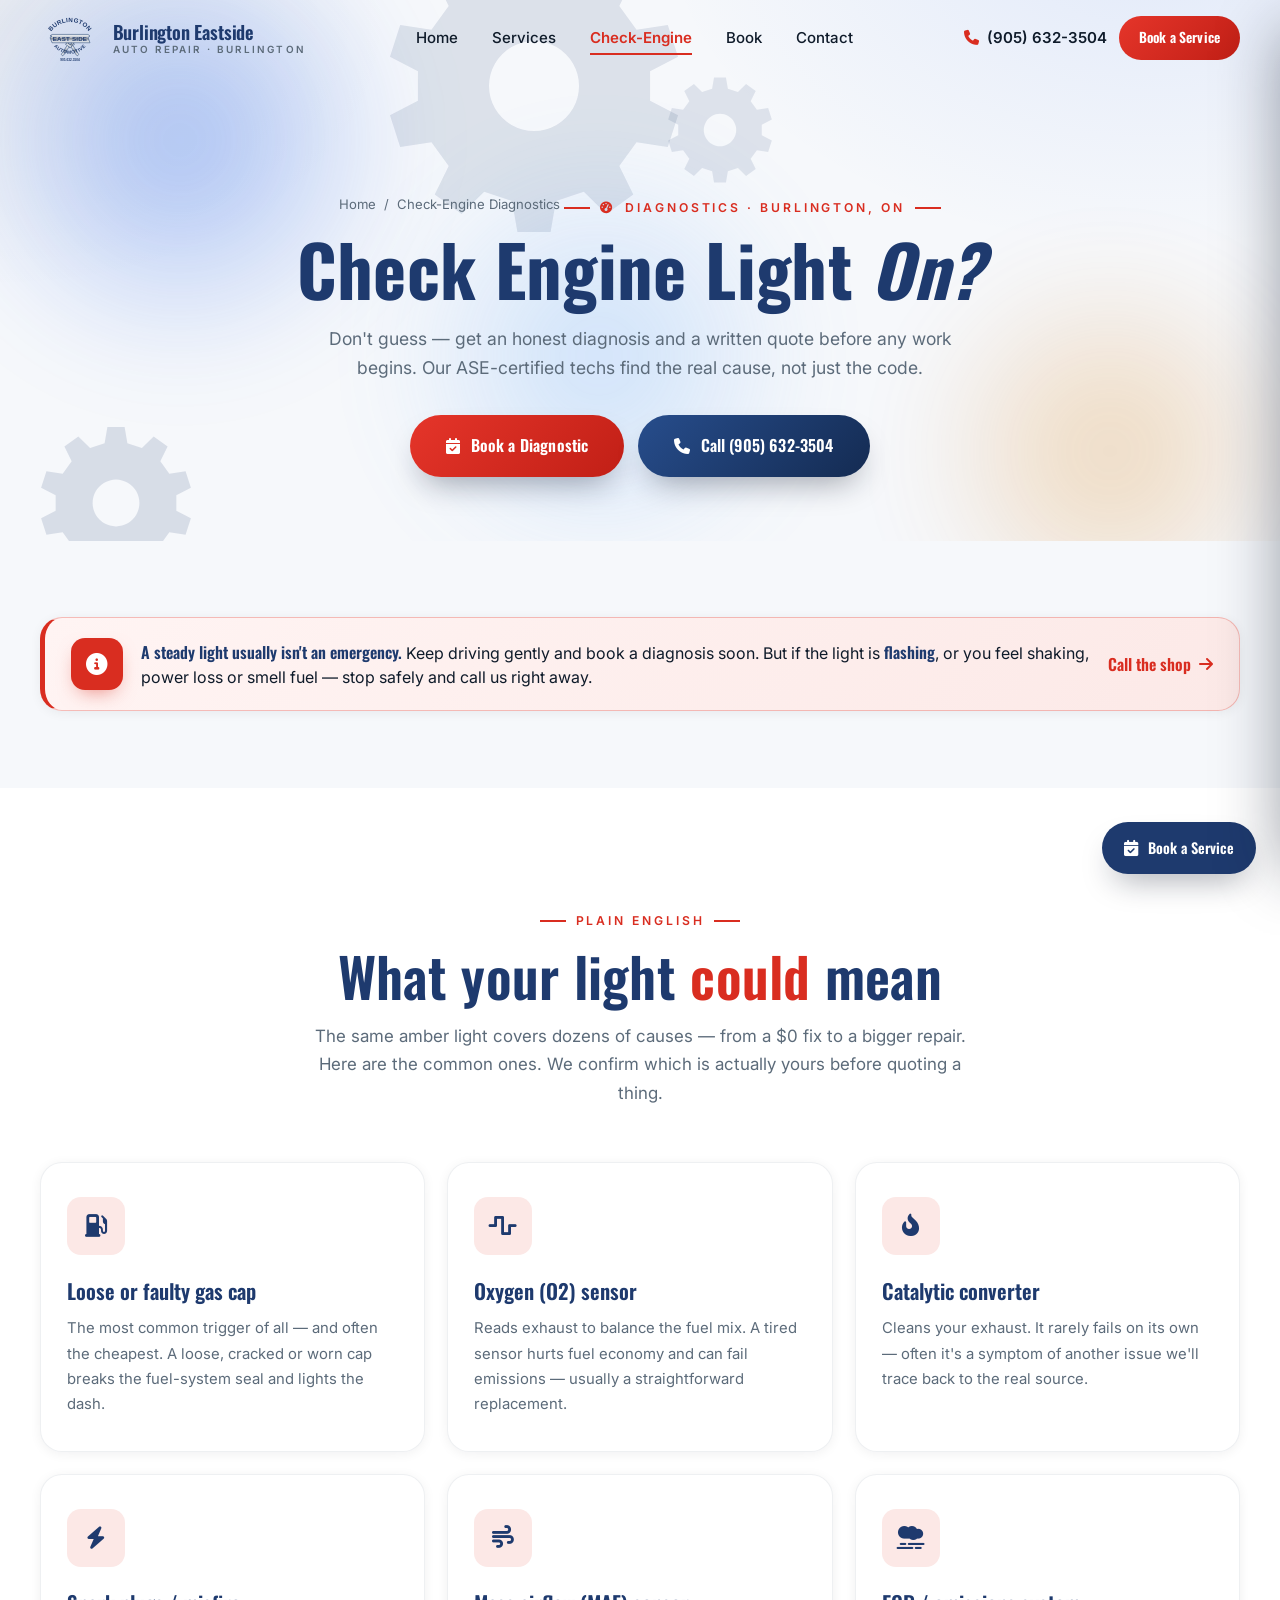
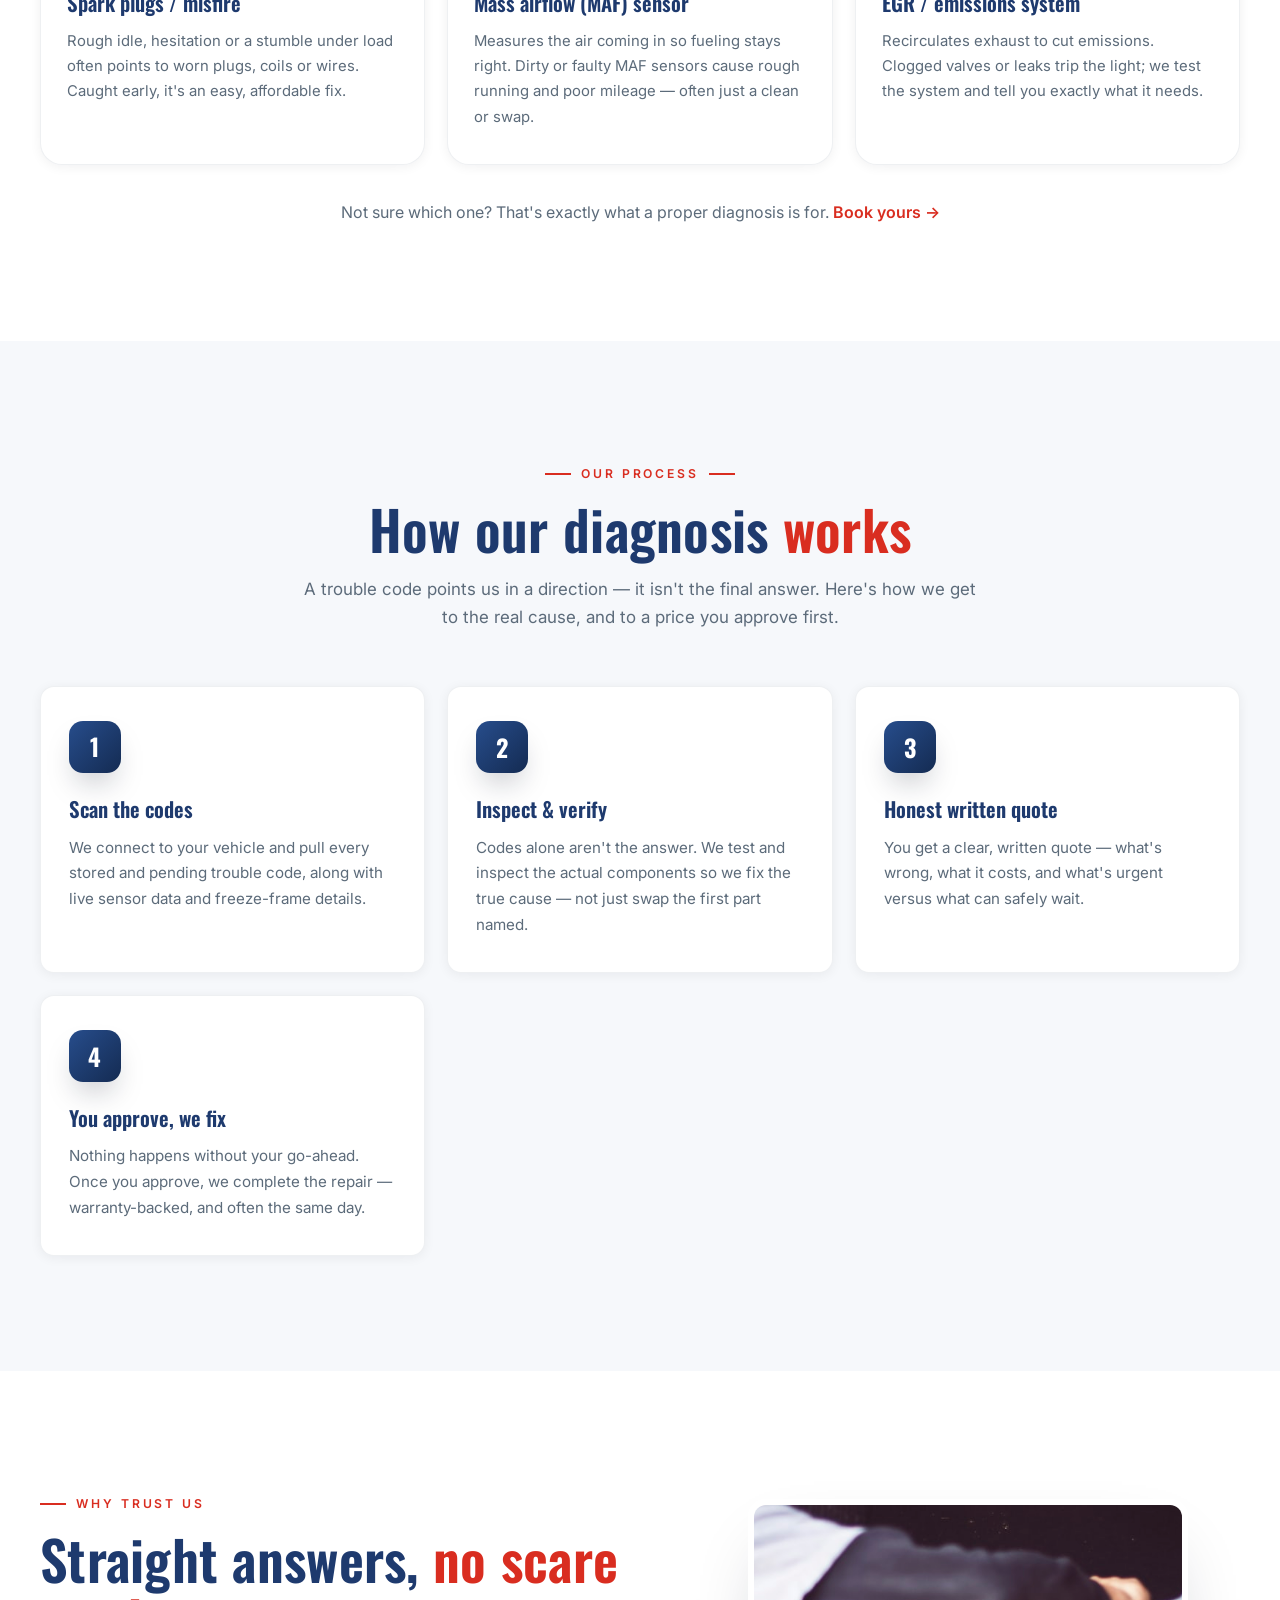
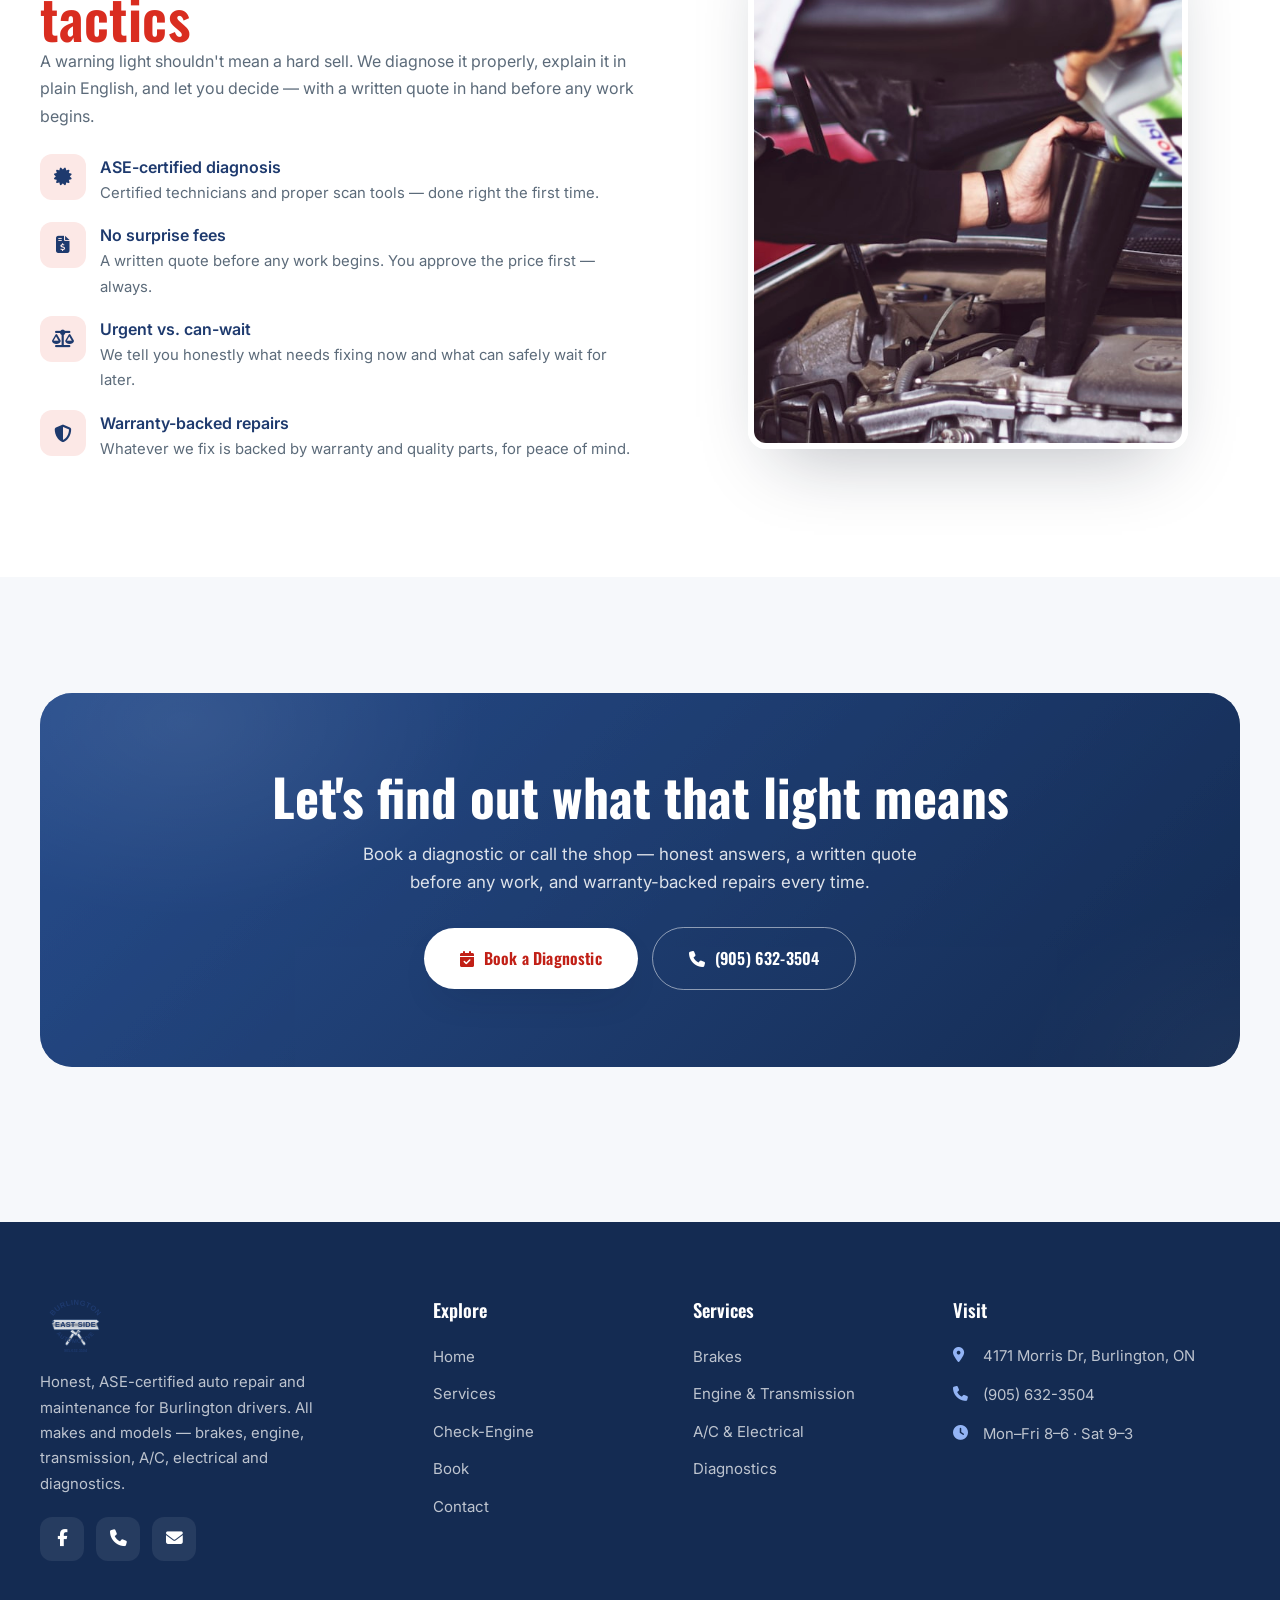
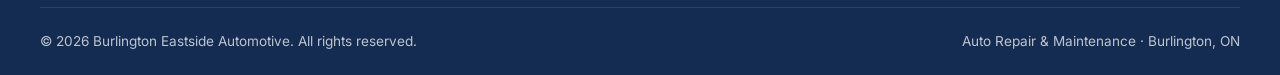
<file: diagnostics.html>
<!DOCTYPE html>
<html lang="en">
<head>
  <meta charset="UTF-8" />
  <meta name="viewport" content="width=device-width, initial-scale=1.0" />
  <title>Check Engine Light Diagnostics | Burlington Eastside Automotive · Burlington, ON</title>
  <meta name="description" content="Check engine light on? Get an honest, ASE-certified diagnosis in Burlington, ON — codes scanned, real cause verified, and a written quote before any work begins. Call (905) 632-3504." />
  <meta name="theme-color" content="#1E3A6E" />
  <meta property="og:type" content="website" />
  <meta property="og:site_name" content="Burlington Eastside Automotive" />
  <meta property="og:title" content="Check Engine Light Diagnostics | Burlington Eastside Automotive" />
  <meta property="og:description" content="Don't guess — get an honest diagnosis and a written quote before any work begins. ASE-certified diagnostics in Burlington, ON." />

  <link rel="icon" type="image/svg+xml" href="assets/favicon.svg" />
  <link rel="preconnect" href="https://fonts.googleapis.com" />
  <link rel="preconnect" href="https://fonts.gstatic.com" crossorigin />
  <link href="https://fonts.googleapis.com/css2?family=Oswald:wght@500;600;700&family=Inter:wght@400;500;600&display=swap" rel="stylesheet" />
  <link rel="stylesheet" href="https://cdnjs.cloudflare.com/ajax/libs/font-awesome/6.5.1/css/all.min.css" />
  <link rel="stylesheet" href="css/styles.css" />

  <script type="application/ld+json">
  {
    "@context": "https://schema.org",
    "@type": "Service",
    "name": "Check Engine Light Diagnostics",
    "serviceType": "Automotive diagnostics",
    "description": "Honest, ASE-certified check-engine and warning-light diagnosis in Burlington — codes scanned, the real cause inspected and verified, and a written quote provided before any work begins.",
    "areaServed": "Burlington",
    "provider": {
      "@type": "AutoRepair",
      "name": "Burlington Eastside Automotive",
      "telephone": "+1-905-632-3504",
      "email": "info@burlingtoneastsideauto.ca",
      "priceRange": "$$",
      "address": { "@type": "PostalAddress", "streetAddress": "4171 Morris Dr", "addressLocality": "Burlington", "addressRegion": "ON", "postalCode": "L7L 5L5", "addressCountry": "CA" },
      "openingHours": ["Mo-Fr 08:00-18:00", "Sa 09:00-15:00"],
      "sameAs": ["https://www.facebook.com/p/Burlington-East-Side-Automotive-100069459742204/"]
    }
  }
  </script>
</head>
<body>

  <!-- ============ HEADER ============ -->
  <header class="site-header" id="header">
    <div class="container nav">
      <a href="index.html" class="brand" aria-label="Burlington Eastside Automotive home">
        <img src="assets/logo-mark.svg" alt="Burlington Eastside Automotive" class="brand-logo" />
        <span class="brand-name"><b>Burlington Eastside</b><small>Auto Repair · Burlington</small></span>
      </a>
      <nav class="nav-links" aria-label="Primary">
        <a href="index.html">Home</a>
        <a href="services.html">Services</a>
        <a href="diagnostics.html" class="active">Check-Engine</a>
        <a href="book.html">Book</a>
        <a href="contact.html">Contact</a>
      </nav>
      <div class="nav-actions">
        <a href="tel:+19056323504" class="nav-phone"><i class="fa-solid fa-phone"></i> (905) 632-3504</a>
        <a href="book.html#quote" class="btn btn--sm">Book a Service</a>
        <button class="menu-toggle" id="menuToggle" aria-label="Open menu"><i class="fa-solid fa-bars"></i></button>
      </div>
    </div>
  </header>

  <!-- ============ MOBILE DRAWER ============ -->
  <div class="scrim" id="scrim"></div>
  <aside class="mobile-drawer" id="drawer" aria-label="Mobile menu">
    <div class="drawer-head">
      <img src="assets/logo-mark.svg" alt="Burlington Eastside Automotive" style="height:44px" />
      <button class="drawer-close" id="drawerClose" aria-label="Close menu"><i class="fa-solid fa-xmark"></i></button>
    </div>
    <nav>
      <a href="index.html">Home <i class="fa-solid fa-chevron-right"></i></a>
      <a href="services.html">Services <i class="fa-solid fa-chevron-right"></i></a>
      <a href="diagnostics.html" class="active">Check-Engine Light <i class="fa-solid fa-chevron-right"></i></a>
      <a href="book.html">Book <i class="fa-solid fa-chevron-right"></i></a>
      <a href="contact.html">Contact <i class="fa-solid fa-chevron-right"></i></a>
    </nav>
    <div class="drawer-cta">
      <a href="book.html#quote" class="btn btn--block">Book a Service</a>
      <a href="tel:+19056323504" class="btn btn--navy btn--block"><i class="fa-solid fa-phone"></i> Call the Shop</a>
    </div>
    <div class="drawer-contact">
      <a href="tel:+19056323504"><i class="fa-solid fa-phone"></i> (905) 632-3504</a>
      <span><i class="fa-solid fa-location-dot"></i> 4171 Morris Dr, Burlington, ON</span>
    </div>
  </aside>

  <!-- ============ PAGE HERO ============ -->
  <section class="page-hero">
    <div class="hero-bg" aria-hidden="true">
      <span class="ambient-blob b1"></span>
      <span class="ambient-blob b2"></span>
      <span class="ambient-blob b3"></span>
      <img class="ambient-gear g1" src="assets/gear.svg" alt="" />
      <img class="ambient-gear g2" src="assets/gear.svg" alt="" />
      <img class="ambient-gear g3" src="assets/gear.svg" alt="" />
    </div>
    <div class="container">
      <div class="breadcrumbs reveal"><a href="index.html">Home</a> <span>/</span> <span>Check-Engine Diagnostics</span></div>
      <span class="eyebrow eyebrow--center reveal d1"><i class="fa-solid fa-gauge-high"></i> Diagnostics · Burlington, ON</span>
      <h1 class="reveal d1">Check Engine Light <em>On?</em></h1>
      <p class="reveal d2">Don't guess — get an honest diagnosis and a written quote before any work begins. Our ASE-certified techs find the real cause, not just the code.</p>
      <div class="hero-ctas reveal d3" style="justify-content:center">
        <a href="book.html#quote" class="btn btn--lg"><i class="fa-solid fa-calendar-check"></i> Book a Diagnostic</a>
        <a href="tel:+19056323504" class="btn btn--navy btn--lg"><i class="fa-solid fa-phone"></i> Call (905) 632-3504</a>
      </div>
    </div>
  </section>

  <!-- ============ REASSURANCE STRIP ============ -->
  <section class="section--tight">
    <div class="container">
      <div class="ce-band reveal" style="margin-top:0">
        <span class="ce-ico"><i class="fa-solid fa-circle-info"></i></span>
        <span class="ce-txt"><b>A steady light usually isn't an emergency.</b> Keep driving gently and book a diagnosis soon. But if the light is <b>flashing</b>, or you feel shaking, power loss or smell fuel — stop safely and call us right away.</span>
        <a href="tel:+19056323504" class="ce-go">Call the shop <i class="fa-solid fa-arrow-right"></i></a>
      </div>
    </div>
  </section>

  <!-- ============ WHAT YOUR LIGHT COULD MEAN ============ -->
  <section class="section section--alt">
    <div class="container center">
      <span class="eyebrow eyebrow--center reveal">Plain English</span>
      <h2 class="section-title reveal d1">What your light <em>could</em> mean</h2>
      <p class="section-lead reveal d2">The same amber light covers dozens of causes — from a $0 fix to a bigger repair. Here are the common ones. We confirm which is actually yours before quoting a thing.</p>
    </div>
    <div class="container">
      <div class="feat-grid">
        <div class="feat-card reveal d1"><div class="ic"><i class="fa-solid fa-gas-pump"></i></div><h3>Loose or faulty gas cap</h3><p>The most common trigger of all — and often the cheapest. A loose, cracked or worn cap breaks the fuel-system seal and lights the dash.</p></div>
        <div class="feat-card reveal d2"><div class="ic"><i class="fa-solid fa-wave-square"></i></div><h3>Oxygen (O2) sensor</h3><p>Reads exhaust to balance the fuel mix. A tired sensor hurts fuel economy and can fail emissions — usually a straightforward replacement.</p></div>
        <div class="feat-card reveal d3"><div class="ic"><i class="fa-solid fa-fire-flame-curved"></i></div><h3>Catalytic converter</h3><p>Cleans your exhaust. It rarely fails on its own — often it's a symptom of another issue we'll trace back to the real source.</p></div>
        <div class="feat-card reveal d4"><div class="ic"><i class="fa-solid fa-bolt"></i></div><h3>Spark plugs / misfire</h3><p>Rough idle, hesitation or a stumble under load often points to worn plugs, coils or wires. Caught early, it's an easy, affordable fix.</p></div>
        <div class="feat-card reveal d1"><div class="ic"><i class="fa-solid fa-wind"></i></div><h3>Mass airflow (MAF) sensor</h3><p>Measures the air coming in so fueling stays right. Dirty or faulty MAF sensors cause rough running and poor mileage — often just a clean or swap.</p></div>
        <div class="feat-card reveal d2"><div class="ic"><i class="fa-solid fa-smog"></i></div><h3>EGR / emissions system</h3><p>Recirculates exhaust to cut emissions. Clogged valves or leaks trip the light; we test the system and tell you exactly what it needs.</p></div>
      </div>
      <p class="center reveal" style="margin-top:34px;color:var(--ink-soft)">Not sure which one? That's exactly what a proper diagnosis is for. <a href="book.html#quote" class="text-accent" style="font-weight:600">Book yours &rarr;</a></p>
    </div>
  </section>

  <!-- ============ HOW OUR DIAGNOSIS WORKS ============ -->
  <section class="section">
    <div class="container center">
      <span class="eyebrow eyebrow--center reveal">Our Process</span>
      <h2 class="section-title reveal d1">How our diagnosis <em>works</em></h2>
      <p class="section-lead reveal d2">A trouble code points us in a direction — it isn't the final answer. Here's how we get to the real cause, and to a price you approve first.</p>
    </div>
    <div class="container">
      <div class="steps">
        <div class="step reveal d1"><div class="step-num">1</div><h3>Scan the codes</h3><p>We connect to your vehicle and pull every stored and pending trouble code, along with live sensor data and freeze-frame details.</p></div>
        <div class="step reveal d2"><div class="step-num">2</div><h3>Inspect &amp; verify</h3><p>Codes alone aren't the answer. We test and inspect the actual components so we fix the true cause — not just swap the first part named.</p></div>
        <div class="step reveal d3"><div class="step-num">3</div><h3>Honest written quote</h3><p>You get a clear, written quote — what's wrong, what it costs, and what's urgent versus what can safely wait.</p></div>
        <div class="step reveal d4"><div class="step-num">4</div><h3>You approve, we fix</h3><p>Nothing happens without your go-ahead. Once you approve, we complete the repair — warranty-backed, and often the same day.</p></div>
      </div>
    </div>
  </section>

  <!-- ============ TRUST BLOCK ============ -->
  <section class="section section--alt">
    <div class="container story-grid">
      <div class="story-text">
        <span class="eyebrow reveal">Why Trust Us</span>
        <h2 class="section-title reveal d1">Straight answers, <em>no scare tactics</em></h2>
        <p class="reveal d2" style="color:var(--ink-soft)">A warning light shouldn't mean a hard sell. We diagnose it properly, explain it in plain English, and let you decide — with a written quote in hand before any work begins.</p>
        <div class="story-features">
          <div class="story-feature reveal d1"><span class="ic"><i class="fa-solid fa-certificate"></i></span><div><b>ASE-certified diagnosis</b><p>Certified technicians and proper scan tools — done right the first time.</p></div></div>
          <div class="story-feature reveal d2"><span class="ic"><i class="fa-solid fa-file-invoice-dollar"></i></span><div><b>No surprise fees</b><p>A written quote before any work begins. You approve the price first — always.</p></div></div>
          <div class="story-feature reveal d3"><span class="ic"><i class="fa-solid fa-scale-balanced"></i></span><div><b>Urgent vs. can-wait</b><p>We tell you honestly what needs fixing now and what can safely wait for later.</p></div></div>
          <div class="story-feature reveal d4"><span class="ic"><i class="fa-solid fa-shield-halved"></i></span><div><b>Warranty-backed repairs</b><p>Whatever we fix is backed by warranty and quality parts, for peace of mind.</p></div></div>
        </div>
      </div>
      <div class="story-collage reveal-scale">
        <!-- REPLACE WITH REAL PHOTO: technician with a scan tool plugged into a vehicle -->
        <div class="story-media"><img src="assets/photos/about.jpg" alt="ASE-certified technician running a check-engine diagnosis at Burlington Eastside Automotive" data-parallax="22" /></div>
      </div>
    </div>
  </section>

  <!-- ============ CTA ============ -->
  <section class="section">
    <div class="container">
      <div class="cta-band reveal-scale">
        <h2>Let's find out what that light means</h2>
        <p>Book a diagnostic or call the shop — honest answers, a written quote before any work, and warranty-backed repairs every time.</p>
        <div class="hero-ctas">
          <a href="book.html#quote" class="btn btn--white btn--lg"><i class="fa-solid fa-calendar-check"></i> Book a Diagnostic</a>
          <a href="tel:+19056323504" class="btn btn--ghost btn--lg" style="border-color:rgba(255,255,255,0.5);color:#fff"><i class="fa-solid fa-phone"></i> (905) 632-3504</a>
        </div>
      </div>
    </div>
  </section>

  <!-- ============ FOOTER ============ -->
  <footer class="footer">
    <div class="container">
      <div class="footer-top">
        <div class="footer-brand">
          <img src="assets/logo-mark.svg" alt="Burlington Eastside Automotive" class="brand-logo-f" />
          <p>Honest, ASE-certified auto repair and maintenance for Burlington drivers. All makes and models — brakes, engine, transmission, A/C, electrical and diagnostics.</p>
          <div class="footer-social">
            <a href="https://www.facebook.com/p/Burlington-East-Side-Automotive-100069459742204/" target="_blank" rel="noopener" aria-label="Facebook"><i class="fa-brands fa-facebook-f"></i></a>
            <a href="tel:+19056323504" aria-label="Phone"><i class="fa-solid fa-phone"></i></a>
            <a href="mailto:info@burlingtoneastsideauto.ca" aria-label="Email"><i class="fa-solid fa-envelope"></i></a>
          </div>
        </div>
        <div>
          <h4>Explore</h4>
          <div class="footer-links"><a href="index.html">Home</a><a href="services.html">Services</a><a href="diagnostics.html">Check-Engine</a><a href="book.html">Book</a><a href="contact.html">Contact</a></div>
        </div>
        <div>
          <h4>Services</h4>
          <div class="footer-links"><a href="services.html">Brakes</a><a href="services.html">Engine &amp; Transmission</a><a href="services.html">A/C &amp; Electrical</a><a href="services.html">Diagnostics</a></div>
        </div>
        <div>
          <h4>Visit</h4>
          <div class="footer-contact">
            <span><i class="fa-solid fa-location-dot"></i> 4171 Morris Dr, Burlington, ON</span>
            <a href="tel:+19056323504"><i class="fa-solid fa-phone"></i> (905) 632-3504</a>
            <span><i class="fa-solid fa-clock"></i> Mon–Fri 8–6 · Sat 9–3</span>
          </div>
        </div>
      </div>
      <div class="footer-bottom">
        <span>© <span data-year>2026</span> Burlington Eastside Automotive. All rights reserved.</span>
        <span>Auto Repair &amp; Maintenance · Burlington, ON</span>
      </div>
    </div>
  </footer>

  <!-- ============ LIGHTBOX ============ -->
  <div class="lightbox" id="lightbox" aria-hidden="true">
    <button class="lightbox-close" id="lbClose" aria-label="Close"><i class="fa-solid fa-xmark"></i></button>
    <button class="lightbox-nav prev" id="lbPrev" aria-label="Previous"><i class="fa-solid fa-chevron-left"></i></button>
    <button class="lightbox-nav next" id="lbNext" aria-label="Next"><i class="fa-solid fa-chevron-right"></i></button>
    <div><img id="lbImg" src="assets/photos/g1.jpg" alt="" /><div class="lightbox-cap" id="lbCap"></div></div>
  </div>

  <a href="book.html#quote" class="fab-cta" aria-label="Book a service"><i class="fa-solid fa-calendar-check"></i><span>Book a Service</span></a>
  <button class="to-top" id="toTop" aria-label="Back to top"><i class="fa-solid fa-arrow-up"></i></button>

  <script src="js/main.js"></script>
</body>
</html>
</file>
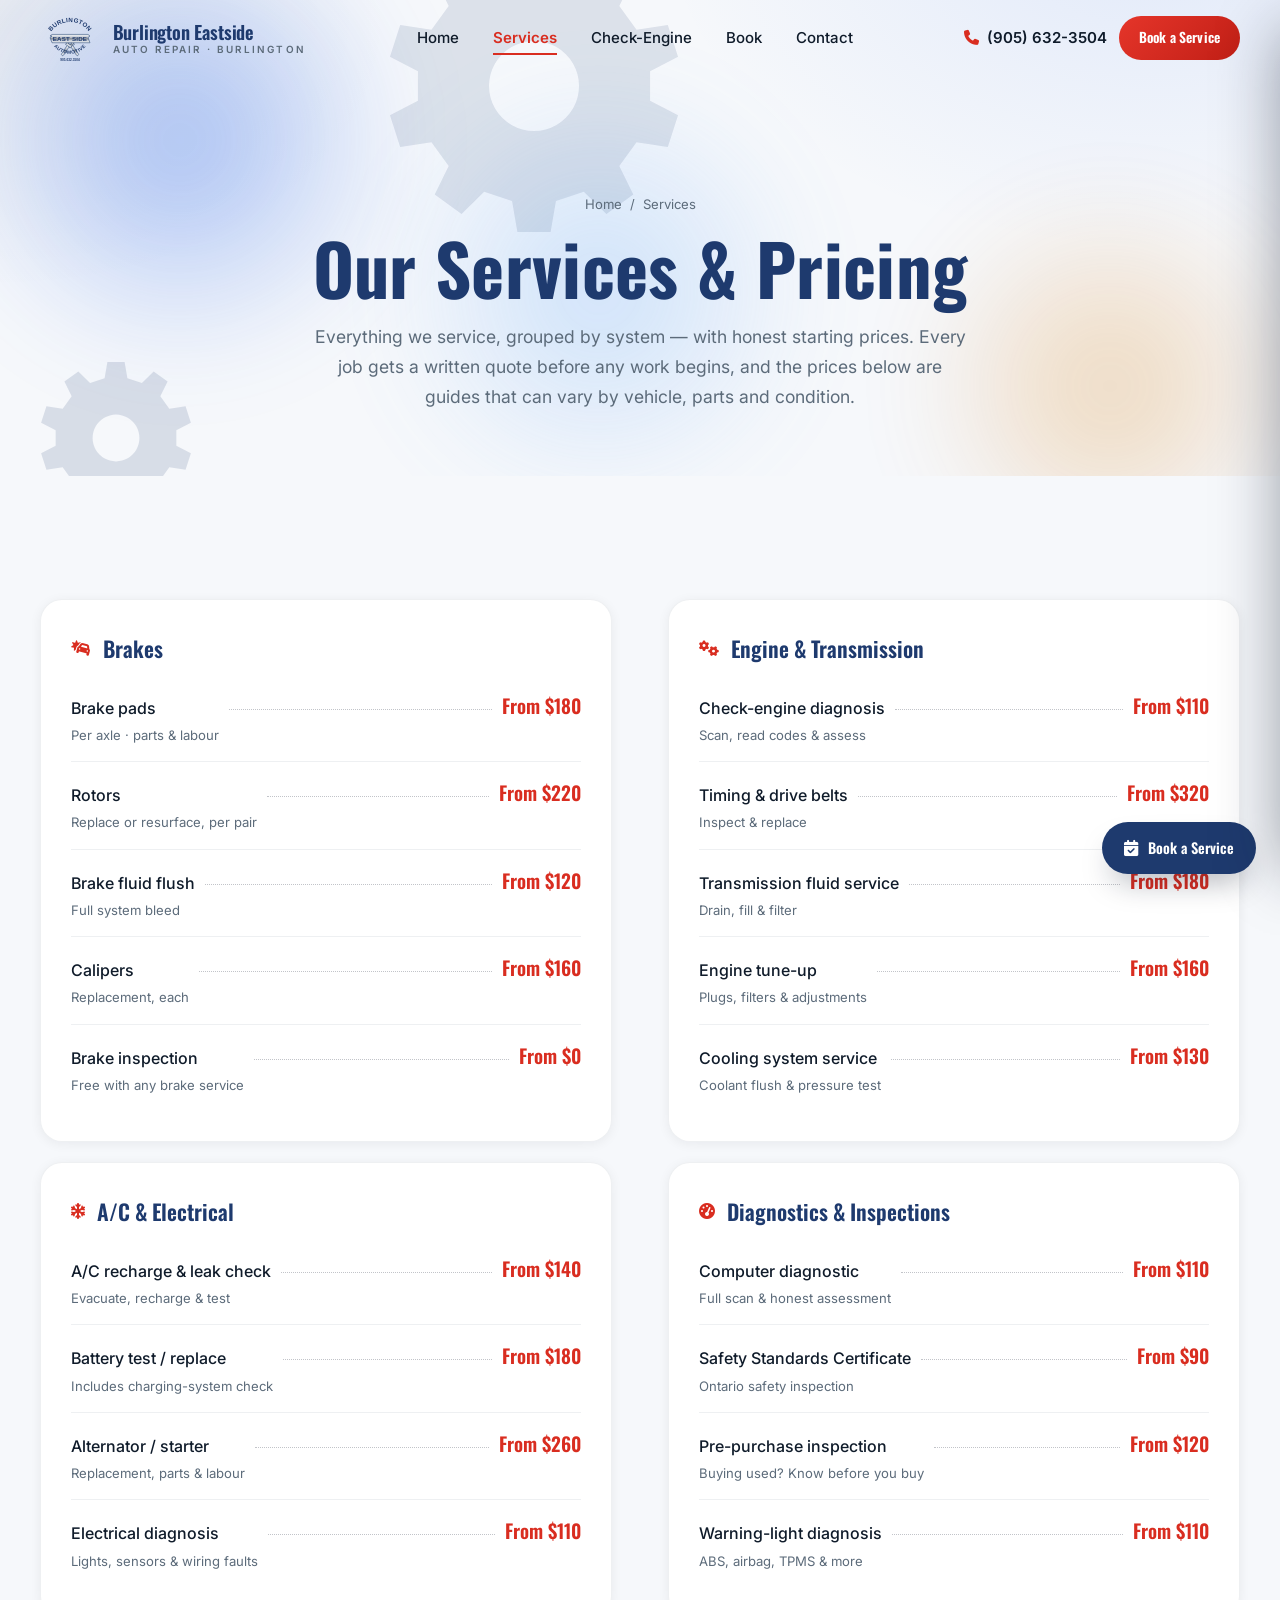
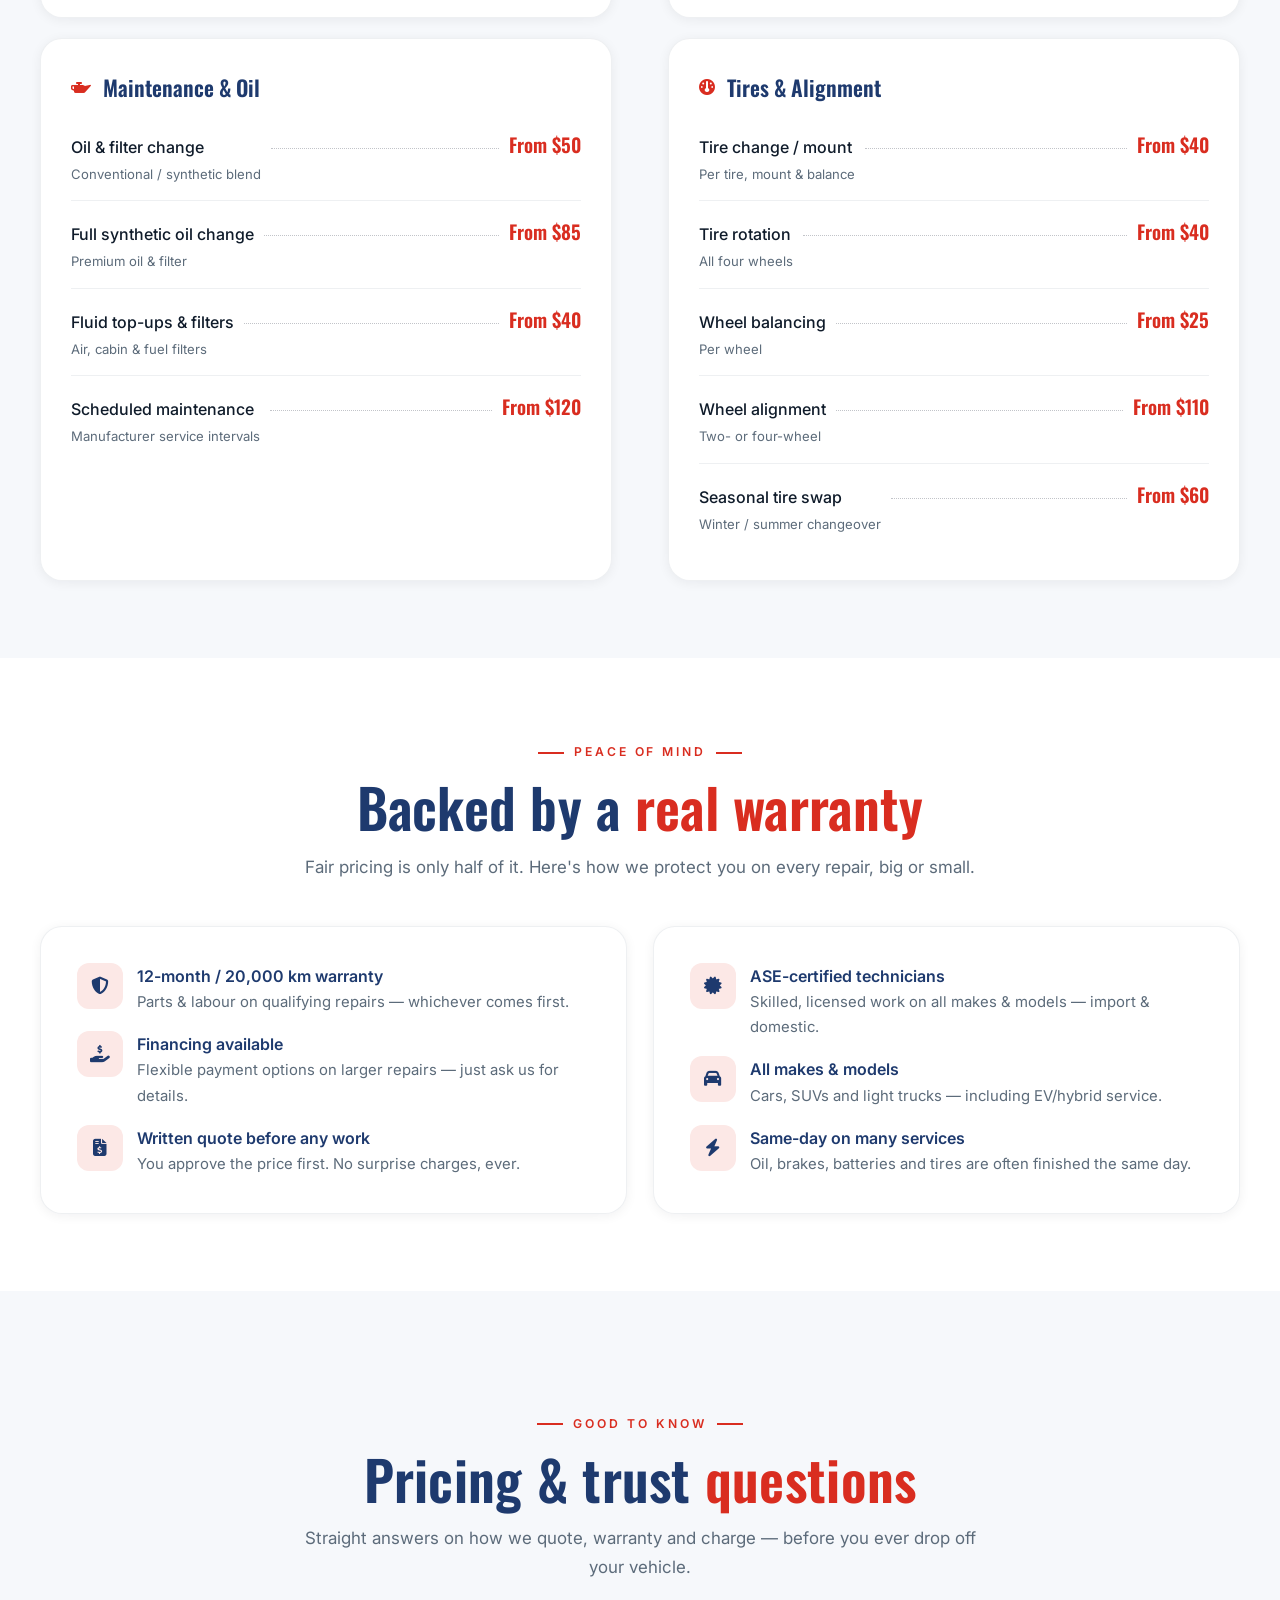
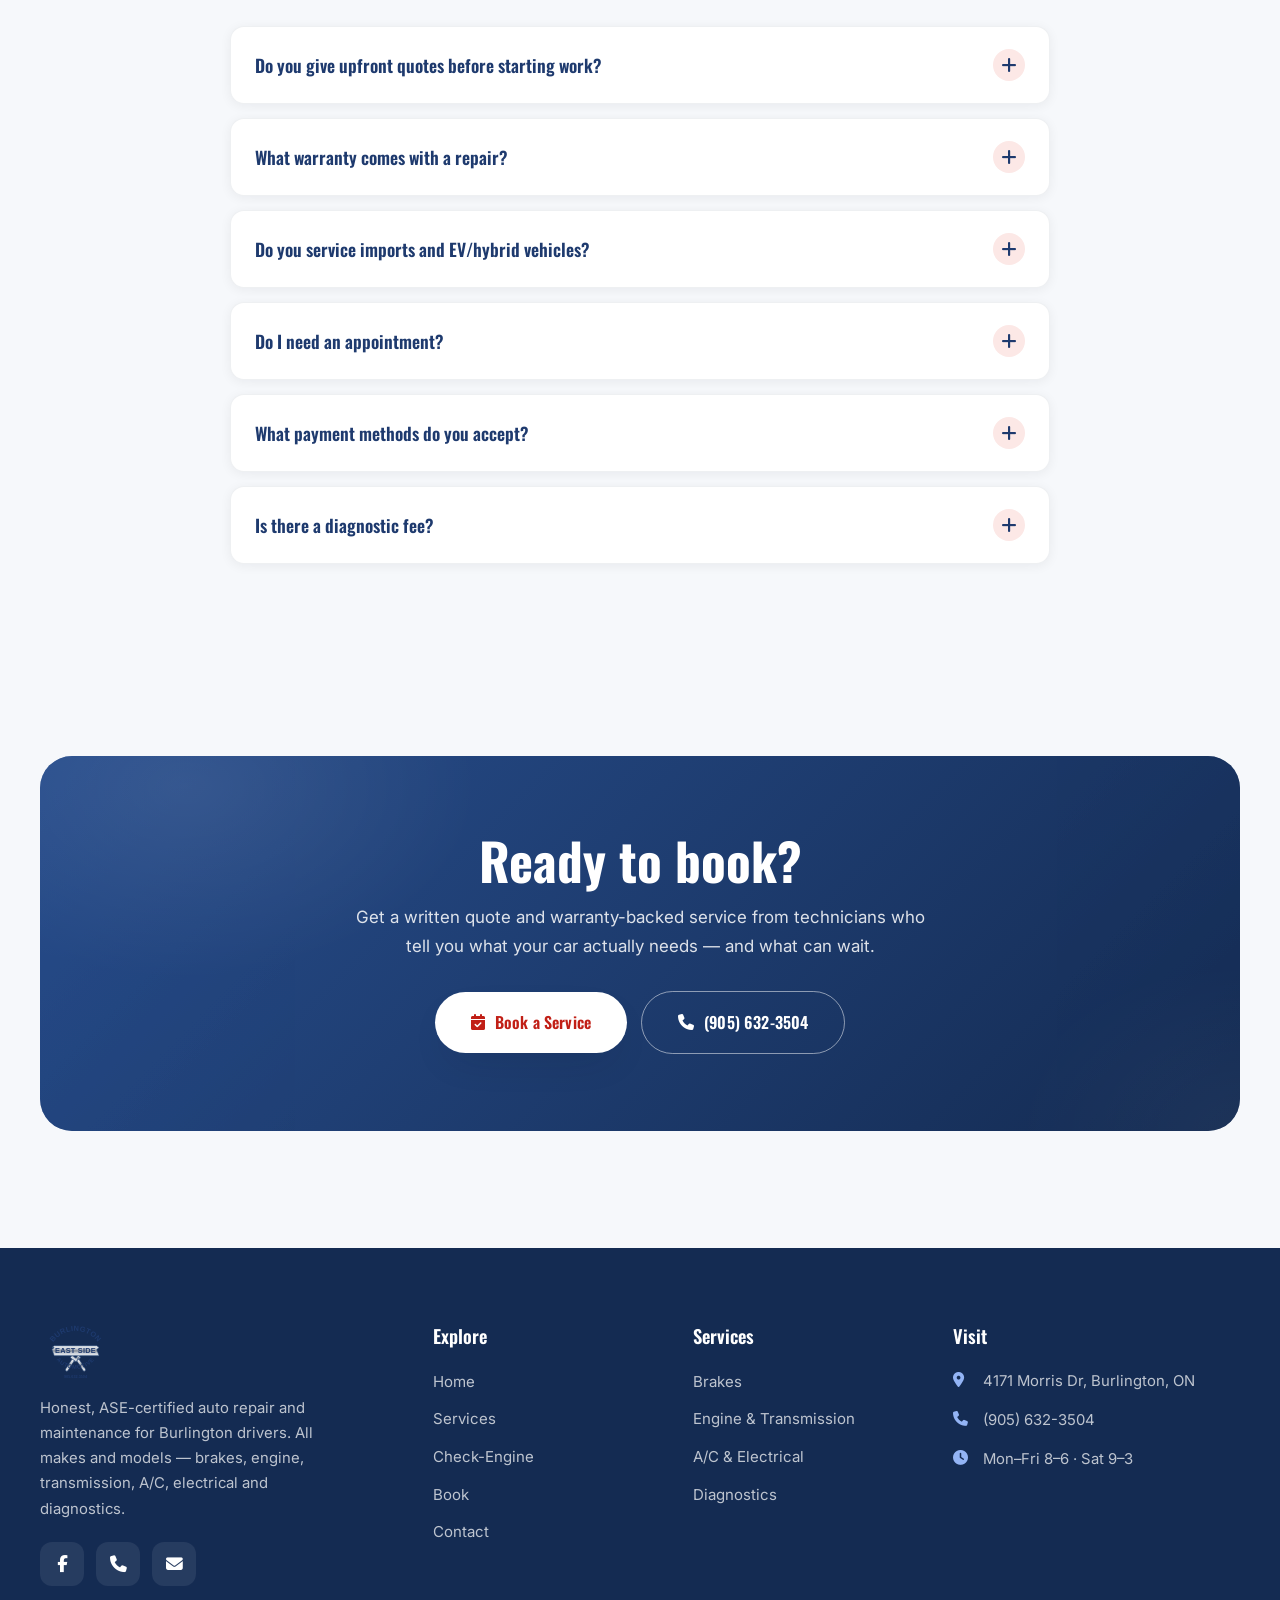
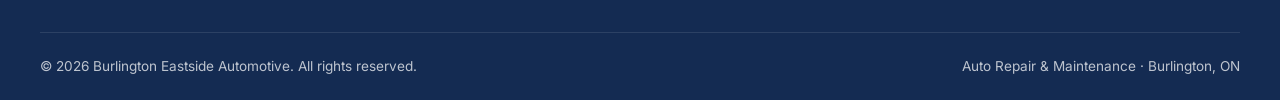
<file: services.html>
<!DOCTYPE html>
<html lang="en">
<head>
  <meta charset="UTF-8" />
  <meta name="viewport" content="width=device-width, initial-scale=1.0" />
  <title>Services &amp; Pricing | Burlington Eastside Automotive — Burlington, ON</title>
  <meta name="description" content="Full auto-repair services &amp; honest pricing at Burlington Eastside Automotive in Burlington, ON — brakes, engine &amp; transmission, A/C &amp; electrical, diagnostics, oil &amp; maintenance, tires &amp; alignment. Written quotes, 12-month warranty. Call (905) 632-3504." />
  <meta name="theme-color" content="#1E3A6E" />
  <meta property="og:type" content="website" />
  <meta property="og:site_name" content="Burlington Eastside Automotive" />
  <meta property="og:title" content="Services &amp; Pricing | Burlington Eastside Automotive — Burlington, ON" />
  <meta property="og:description" content="Full auto-repair services grouped by system with honest, upfront pricing. Written quotes &amp; warranty-backed work — all makes &amp; models." />

  <link rel="icon" type="image/svg+xml" href="assets/favicon.svg" />
  <link rel="preconnect" href="https://fonts.googleapis.com" />
  <link rel="preconnect" href="https://fonts.gstatic.com" crossorigin />
  <link href="https://fonts.googleapis.com/css2?family=Oswald:wght@500;600;700&family=Inter:wght@400;500;600&display=swap" rel="stylesheet" />
  <link rel="stylesheet" href="https://cdnjs.cloudflare.com/ajax/libs/font-awesome/6.5.1/css/all.min.css" />
  <link rel="stylesheet" href="css/styles.css" />

  <script type="application/ld+json">
  {
    "@context": "https://schema.org",
    "@type": "AutoRepair",
    "name": "Burlington Eastside Automotive",
    "description": "Honest, ASE-certified auto repair and maintenance in Burlington — brakes, engine, transmission, A/C, electrical, diagnostics, oil and tires. All makes & models, warranty-backed.",
    "priceRange": "$$",
    "telephone": "+1-905-632-3504",
    "email": "info@burlingtoneastsideauto.ca",
    "address": { "@type": "PostalAddress", "streetAddress": "4171 Morris Dr", "addressLocality": "Burlington", "addressRegion": "ON", "postalCode": "L7L 5L5", "addressCountry": "CA" },
    "areaServed": "Burlington",
    "openingHours": ["Mo-Fr 08:00-18:00", "Sa 09:00-15:00"],
    "sameAs": ["https://www.facebook.com/p/Burlington-East-Side-Automotive-100069459742204/"]
  }
  </script>
</head>
<body>

  <!-- ============ HEADER ============ -->
  <header class="site-header" id="header">
    <div class="container nav">
      <a href="index.html" class="brand" aria-label="Burlington Eastside Automotive home">
        <img src="assets/logo-mark.svg" alt="Burlington Eastside Automotive" class="brand-logo" />
        <span class="brand-name"><b>Burlington Eastside</b><small>Auto Repair · Burlington</small></span>
      </a>
      <nav class="nav-links" aria-label="Primary">
        <a href="index.html">Home</a>
        <a href="services.html" class="active">Services</a>
        <a href="diagnostics.html">Check-Engine</a>
        <a href="book.html">Book</a>
        <a href="contact.html">Contact</a>
      </nav>
      <div class="nav-actions">
        <a href="tel:+19056323504" class="nav-phone"><i class="fa-solid fa-phone"></i> (905) 632-3504</a>
        <a href="book.html#quote" class="btn btn--sm">Book a Service</a>
        <button class="menu-toggle" id="menuToggle" aria-label="Open menu"><i class="fa-solid fa-bars"></i></button>
      </div>
    </div>
  </header>

  <!-- ============ MOBILE DRAWER ============ -->
  <div class="scrim" id="scrim"></div>
  <aside class="mobile-drawer" id="drawer" aria-label="Mobile menu">
    <div class="drawer-head">
      <img src="assets/logo-mark.svg" alt="Burlington Eastside Automotive" style="height:44px" />
      <button class="drawer-close" id="drawerClose" aria-label="Close menu"><i class="fa-solid fa-xmark"></i></button>
    </div>
    <nav>
      <a href="index.html">Home <i class="fa-solid fa-chevron-right"></i></a>
      <a href="services.html" class="active">Services <i class="fa-solid fa-chevron-right"></i></a>
      <a href="diagnostics.html">Check-Engine Light <i class="fa-solid fa-chevron-right"></i></a>
      <a href="book.html">Book <i class="fa-solid fa-chevron-right"></i></a>
      <a href="contact.html">Contact <i class="fa-solid fa-chevron-right"></i></a>
    </nav>
    <div class="drawer-cta">
      <a href="book.html#quote" class="btn btn--block">Book a Service</a>
      <a href="tel:+19056323504" class="btn btn--navy btn--block"><i class="fa-solid fa-phone"></i> Call the Shop</a>
    </div>
    <div class="drawer-contact">
      <a href="tel:+19056323504"><i class="fa-solid fa-phone"></i> (905) 632-3504</a>
      <span><i class="fa-solid fa-location-dot"></i> 4171 Morris Dr, Burlington, ON</span>
    </div>
  </aside>

  <!-- ============ PAGE HERO ============ -->
  <section class="page-hero">
    <div class="hero-bg" aria-hidden="true">
      <span class="ambient-blob b1"></span>
      <span class="ambient-blob b2"></span>
      <span class="ambient-blob b3"></span>
      <img class="ambient-gear g1" src="assets/gear.svg" alt="" />
      <img class="ambient-gear g2" src="assets/gear.svg" alt="" />
    </div>
    <div class="container" style="position:relative;z-index:1">
      <div class="breadcrumbs reveal"><a href="index.html">Home</a> <span>/</span> <span>Services</span></div>
      <h1 class="reveal d1">Our Services &amp; Pricing</h1>
      <p class="reveal d2">Everything we service, grouped by system — with honest starting prices. Every job gets a written quote before any work begins, and the prices below are guides that can vary by vehicle, parts and condition.</p>
    </div>
  </section>

  <!-- ============ PRICING BY SYSTEM ============ -->
  <section class="section section--tight">
    <div class="container">
      <div class="price-wrap">

        <!-- Brakes -->
        <div class="price-cat reveal">
          <h3><i class="fa-solid fa-car-burst"></i> Brakes</h3>
          <div class="price-row"><span class="nm">Brake pads<small>Per axle · parts &amp; labour</small></span><span class="dots"></span><span class="pr">From $180</span></div>
          <div class="price-row"><span class="nm">Rotors<small>Replace or resurface, per pair</small></span><span class="dots"></span><span class="pr">From $220</span></div>
          <div class="price-row"><span class="nm">Brake fluid flush<small>Full system bleed</small></span><span class="dots"></span><span class="pr">From $120</span></div>
          <div class="price-row"><span class="nm">Calipers<small>Replacement, each</small></span><span class="dots"></span><span class="pr">From $160</span></div>
          <div class="price-row"><span class="nm">Brake inspection<small>Free with any brake service</small></span><span class="dots"></span><span class="pr">From $0</span></div>
        </div>

        <!-- Engine & Transmission -->
        <div class="price-cat reveal d1">
          <h3><i class="fa-solid fa-gears"></i> Engine &amp; Transmission</h3>
          <div class="price-row"><span class="nm">Check-engine diagnosis<small>Scan, read codes &amp; assess</small></span><span class="dots"></span><span class="pr">From $110</span></div>
          <div class="price-row"><span class="nm">Timing &amp; drive belts<small>Inspect &amp; replace</small></span><span class="dots"></span><span class="pr">From $320</span></div>
          <div class="price-row"><span class="nm">Transmission fluid service<small>Drain, fill &amp; filter</small></span><span class="dots"></span><span class="pr">From $180</span></div>
          <div class="price-row"><span class="nm">Engine tune-up<small>Plugs, filters &amp; adjustments</small></span><span class="dots"></span><span class="pr">From $160</span></div>
          <div class="price-row"><span class="nm">Cooling system service<small>Coolant flush &amp; pressure test</small></span><span class="dots"></span><span class="pr">From $130</span></div>
        </div>

        <!-- A/C & Electrical -->
        <div class="price-cat reveal">
          <h3><i class="fa-solid fa-snowflake"></i> A/C &amp; Electrical</h3>
          <div class="price-row"><span class="nm">A/C recharge &amp; leak check<small>Evacuate, recharge &amp; test</small></span><span class="dots"></span><span class="pr">From $140</span></div>
          <div class="price-row"><span class="nm">Battery test / replace<small>Includes charging-system check</small></span><span class="dots"></span><span class="pr">From $180</span></div>
          <div class="price-row"><span class="nm">Alternator / starter<small>Replacement, parts &amp; labour</small></span><span class="dots"></span><span class="pr">From $260</span></div>
          <div class="price-row"><span class="nm">Electrical diagnosis<small>Lights, sensors &amp; wiring faults</small></span><span class="dots"></span><span class="pr">From $110</span></div>
        </div>

        <!-- Diagnostics & Inspections -->
        <div class="price-cat reveal d1">
          <h3><i class="fa-solid fa-gauge-high"></i> Diagnostics &amp; Inspections</h3>
          <div class="price-row"><span class="nm">Computer diagnostic<small>Full scan &amp; honest assessment</small></span><span class="dots"></span><span class="pr">From $110</span></div>
          <div class="price-row"><span class="nm">Safety Standards Certificate<small>Ontario safety inspection</small></span><span class="dots"></span><span class="pr">From $90</span></div>
          <div class="price-row"><span class="nm">Pre-purchase inspection<small>Buying used? Know before you buy</small></span><span class="dots"></span><span class="pr">From $120</span></div>
          <div class="price-row"><span class="nm">Warning-light diagnosis<small>ABS, airbag, TPMS &amp; more</small></span><span class="dots"></span><span class="pr">From $110</span></div>
        </div>

        <!-- Maintenance & Oil -->
        <div class="price-cat reveal">
          <h3><i class="fa-solid fa-oil-can"></i> Maintenance &amp; Oil</h3>
          <div class="price-row"><span class="nm">Oil &amp; filter change<small>Conventional / synthetic blend</small></span><span class="dots"></span><span class="pr">From $50</span></div>
          <div class="price-row"><span class="nm">Full synthetic oil change<small>Premium oil &amp; filter</small></span><span class="dots"></span><span class="pr">From $85</span></div>
          <div class="price-row"><span class="nm">Fluid top-ups &amp; filters<small>Air, cabin &amp; fuel filters</small></span><span class="dots"></span><span class="pr">From $40</span></div>
          <div class="price-row"><span class="nm">Scheduled maintenance<small>Manufacturer service intervals</small></span><span class="dots"></span><span class="pr">From $120</span></div>
        </div>

        <!-- Tires & Alignment -->
        <div class="price-cat reveal d1">
          <h3><i class="fa-solid fa-gauge"></i> Tires &amp; Alignment</h3>
          <div class="price-row"><span class="nm">Tire change / mount<small>Per tire, mount &amp; balance</small></span><span class="dots"></span><span class="pr">From $40</span></div>
          <div class="price-row"><span class="nm">Tire rotation<small>All four wheels</small></span><span class="dots"></span><span class="pr">From $40</span></div>
          <div class="price-row"><span class="nm">Wheel balancing<small>Per wheel</small></span><span class="dots"></span><span class="pr">From $25</span></div>
          <div class="price-row"><span class="nm">Wheel alignment<small>Two- or four-wheel</small></span><span class="dots"></span><span class="pr">From $110</span></div>
          <div class="price-row"><span class="nm">Seasonal tire swap<small>Winter / summer changeover</small></span><span class="dots"></span><span class="pr">From $60</span></div>
        </div>

      </div>
    </div>
  </section>

  <!-- ============ WARRANTY & FINANCING CALLOUT ============ -->
  <section class="section section--alt section--tight">
    <div class="container center">
      <span class="eyebrow eyebrow--center reveal">Peace Of Mind</span>
      <h2 class="section-title reveal d1">Backed by a <em>real warranty</em></h2>
      <p class="section-lead reveal d2">Fair pricing is only half of it. Here's how we protect you on every repair, big or small.</p>
    </div>
    <div class="container">
      <div class="hours-grid" style="margin-top:44px">
        <div class="hours-card reveal">
          <div class="story-features" style="margin-top:0">
            <div class="story-feature reveal"><span class="ic"><i class="fa-solid fa-shield-halved"></i></span><div><b>12-month / 20,000 km warranty</b><p>Parts &amp; labour on qualifying repairs — whichever comes first.</p></div></div>
            <div class="story-feature reveal d1"><span class="ic"><i class="fa-solid fa-hand-holding-dollar"></i></span><div><b>Financing available</b><p>Flexible payment options on larger repairs — just ask us for details.</p></div></div>
            <div class="story-feature reveal d2"><span class="ic"><i class="fa-solid fa-file-invoice-dollar"></i></span><div><b>Written quote before any work</b><p>You approve the price first. No surprise charges, ever.</p></div></div>
          </div>
        </div>
        <div class="hours-card reveal d1">
          <div class="story-features" style="margin-top:0">
            <div class="story-feature reveal"><span class="ic"><i class="fa-solid fa-certificate"></i></span><div><b>ASE-certified technicians</b><p>Skilled, licensed work on all makes &amp; models — import &amp; domestic.</p></div></div>
            <div class="story-feature reveal d1"><span class="ic"><i class="fa-solid fa-car"></i></span><div><b>All makes &amp; models</b><p>Cars, SUVs and light trucks — including EV/hybrid service.</p></div></div>
            <div class="story-feature reveal d2"><span class="ic"><i class="fa-solid fa-bolt"></i></span><div><b>Same-day on many services</b><p>Oil, brakes, batteries and tires are often finished the same day.</p></div></div>
          </div>
        </div>
      </div>
    </div>
  </section>

  <!-- ============ FAQ ============ -->
  <section class="section">
    <div class="container center">
      <span class="eyebrow eyebrow--center reveal">Good To Know</span>
      <h2 class="section-title reveal d1">Pricing &amp; trust <em>questions</em></h2>
      <p class="section-lead reveal d2">Straight answers on how we quote, warranty and charge — before you ever drop off your vehicle.</p>
    </div>
    <div class="container">
      <div class="faq reveal">
        <div class="faq-item">
          <button class="faq-q">Do you give upfront quotes before starting work? <span class="ic"><i class="fa-solid fa-plus"></i></span></button>
          <div class="faq-a"><p>Always. We inspect your vehicle, then give you a clear written quote covering parts and labour. Nothing gets done until you approve the price — no surprise charges when you pick up.</p></div>
        </div>
        <div class="faq-item">
          <button class="faq-q">What warranty comes with a repair? <span class="ic"><i class="fa-solid fa-plus"></i></span></button>
          <div class="faq-a"><p>Qualifying repairs are backed by our 12-month / 20,000 km parts &amp; labour warranty, whichever comes first. If something we covered isn't right, bring it back and we'll make it right.</p></div>
        </div>
        <div class="faq-item">
          <button class="faq-q">Do you service imports and EV/hybrid vehicles? <span class="ic"><i class="fa-solid fa-plus"></i></span></button>
          <div class="faq-a"><p>Yes — our ASE-certified technicians service all makes and models, import and domestic, including hybrid and EV maintenance. Not sure if we cover your vehicle? Give us a call and we'll confirm.</p></div>
        </div>
        <div class="faq-item">
          <button class="faq-q">Do I need an appointment? <span class="ic"><i class="fa-solid fa-plus"></i></span></button>
          <div class="faq-a"><p>An appointment helps us get you in and out faster, so we recommend booking online or by phone. That said, we'll always do our best for walk-ins — call ahead and we'll let you know the earliest slot.</p></div>
        </div>
        <div class="faq-item">
          <button class="faq-q">What payment methods do you accept? <span class="ic"><i class="fa-solid fa-plus"></i></span></button>
          <div class="faq-a"><p>We accept debit, all major credit cards and cash. Financing is available on larger repairs — just ask and we'll walk you through the options.</p></div>
        </div>
        <div class="faq-item">
          <button class="faq-q">Is there a diagnostic fee? <span class="ic"><i class="fa-solid fa-plus"></i></span></button>
          <div class="faq-a"><p>Computer and check-engine diagnostics start from $110, which covers the time to properly scan, test and pinpoint the issue. If you go ahead with the repair, we'll often put that fee toward the work.</p></div>
        </div>
      </div>
    </div>
  </section>

  <!-- ============ CTA ============ -->
  <section class="section section--tight">
    <div class="container">
      <div class="cta-band reveal-scale">
        <h2>Ready to book?</h2>
        <p>Get a written quote and warranty-backed service from technicians who tell you what your car actually needs — and what can wait.</p>
        <div class="hero-ctas">
          <a href="book.html#quote" class="btn btn--white btn--lg"><i class="fa-solid fa-calendar-check"></i> Book a Service</a>
          <a href="tel:+19056323504" class="btn btn--ghost btn--lg" style="border-color:rgba(255,255,255,0.5);color:#fff"><i class="fa-solid fa-phone"></i> (905) 632-3504</a>
        </div>
      </div>
    </div>
  </section>

  <!-- ============ FOOTER ============ -->
  <footer class="footer">
    <div class="container">
      <div class="footer-top">
        <div class="footer-brand">
          <img src="assets/logo-mark.svg" alt="Burlington Eastside Automotive" class="brand-logo-f" />
          <p>Honest, ASE-certified auto repair and maintenance for Burlington drivers. All makes and models — brakes, engine, transmission, A/C, electrical and diagnostics.</p>
          <div class="footer-social">
            <a href="https://www.facebook.com/p/Burlington-East-Side-Automotive-100069459742204/" target="_blank" rel="noopener" aria-label="Facebook"><i class="fa-brands fa-facebook-f"></i></a>
            <a href="tel:+19056323504" aria-label="Phone"><i class="fa-solid fa-phone"></i></a>
            <a href="mailto:info@burlingtoneastsideauto.ca" aria-label="Email"><i class="fa-solid fa-envelope"></i></a>
          </div>
        </div>
        <div>
          <h4>Explore</h4>
          <div class="footer-links"><a href="index.html">Home</a><a href="services.html">Services</a><a href="diagnostics.html">Check-Engine</a><a href="book.html">Book</a><a href="contact.html">Contact</a></div>
        </div>
        <div>
          <h4>Services</h4>
          <div class="footer-links"><a href="services.html">Brakes</a><a href="services.html">Engine &amp; Transmission</a><a href="services.html">A/C &amp; Electrical</a><a href="services.html">Diagnostics</a></div>
        </div>
        <div>
          <h4>Visit</h4>
          <div class="footer-contact">
            <span><i class="fa-solid fa-location-dot"></i> 4171 Morris Dr, Burlington, ON</span>
            <a href="tel:+19056323504"><i class="fa-solid fa-phone"></i> (905) 632-3504</a>
            <span><i class="fa-solid fa-clock"></i> Mon–Fri 8–6 · Sat 9–3</span>
          </div>
        </div>
      </div>
      <div class="footer-bottom">
        <span>© <span data-year>2026</span> Burlington Eastside Automotive. All rights reserved.</span>
        <span>Auto Repair &amp; Maintenance · Burlington, ON</span>
      </div>
    </div>
  </footer>

  <!-- ============ LIGHTBOX ============ -->
  <div class="lightbox" id="lightbox" aria-hidden="true">
    <button class="lightbox-close" id="lbClose" aria-label="Close"><i class="fa-solid fa-xmark"></i></button>
    <button class="lightbox-nav prev" id="lbPrev" aria-label="Previous"><i class="fa-solid fa-chevron-left"></i></button>
    <button class="lightbox-nav next" id="lbNext" aria-label="Next"><i class="fa-solid fa-chevron-right"></i></button>
    <div><img id="lbImg" src="assets/photos/g1.jpg" alt="" /><div class="lightbox-cap" id="lbCap"></div></div>
  </div>

  <a href="book.html#quote" class="fab-cta" aria-label="Book a service"><i class="fa-solid fa-calendar-check"></i><span>Book a Service</span></a>
  <button class="to-top" id="toTop" aria-label="Back to top"><i class="fa-solid fa-arrow-up"></i></button>

  <script src="js/main.js"></script>
</body>
</html>
</file>
<file: css/styles.css>
/* ============================================================
   BURLINGTON EASTSIDE AUTOMOTIVE — Auto Repair (Burlington, ON)
   Navy & red design system — all pages
   ============================================================ */

:root {
  --bg: #F6F8FB;
  --bg-2: #FFFFFF;
  --surface: #FFFFFF;
  --surface-2: #EDF1F6;
  --line: rgba(18,42,69,0.12);
  --line-2: rgba(18,42,69,0.07);

  --navy: #1E3A6E;
  --navy-deep: #142B52;
  --navy-bright: #D92D20;   /* signal red — accents + primary CTA (auto-repair spec) */
  --navy-soft: #FCE8E6;
  --navy-grad: linear-gradient(135deg, #274d8c, #142B52);   /* navy — dark bands/buttons */

  --accent: #D97706; /* amber for star ratings */
  --steel: #5C6B7A;  /* steel gray — secondary */

  --white: #FFFFFF;
  --ink: #0F1B2A;
  --ink-soft: #5C6B7A;

  --shadow-sm: 0 2px 12px rgba(15,23,42,0.06);
  --shadow-md: 0 16px 40px -18px rgba(15,23,42,0.22);
  --shadow-lg: 0 34px 72px -30px rgba(15,23,42,0.30);
  --shadow-navy: 0 16px 32px -12px rgba(15,23,42,0.4);

  --r-sm: 8px;
  --r-md: 14px;
  --r-lg: 22px;
  --r-xl: 32px;

  --font-display: "Poppins", system-ui, sans-serif;
  --font-body: "Inter", system-ui, -apple-system, sans-serif;

  --container: 1200px;
  --ease: cubic-bezier(0.22, 1, 0.36, 1);
}

*, *::before, *::after { box-sizing: border-box; margin: 0; padding: 0; }
html { scroll-behavior: smooth; -webkit-text-size-adjust: 100%; scroll-padding-top: 100px; }
body { font-family: var(--font-body); color: var(--ink); background: var(--bg); line-height: 1.7; overflow-x: hidden; -webkit-font-smoothing: antialiased; }
img, svg { display: block; max-width: 100%; }
a { color: inherit; text-decoration: none; }
button { font-family: inherit; cursor: pointer; border: none; background: none; }
ul { list-style: none; }
input, textarea, select, button { font-family: inherit; font-size: 1rem; color: inherit; }
::selection { background: var(--navy); color: #fff; }

body::before {
  content: ""; position: fixed; inset: 0; z-index: -2;
  background:
    radial-gradient(900px 620px at 90% -10%, rgba(37,99,235,0.10), transparent 55%),
    radial-gradient(720px 500px at 0% 2%, rgba(15,23,42,0.05), transparent 55%),
    var(--bg);
}

/* Layout */
.container { width: min(100% - 44px, var(--container)); margin-inline: auto; }
.section { padding: clamp(72px, 9vw, 132px) 0; position: relative; }
.section--tight { padding: clamp(50px, 6vw, 88px) 0; }
.section--alt { background: var(--bg-2); }
.center { text-align: center; }

/* Type helpers */
.eyebrow { display: inline-flex; align-items: center; gap: 10px; font-size: 0.76rem; font-weight: 600; letter-spacing: 0.24em; text-transform: uppercase; color: var(--navy-bright); }
.eyebrow::before { content: ""; width: 26px; height: 2px; background: var(--navy-bright); }
.eyebrow--center { justify-content: center; }
.eyebrow--center::after { content: ""; width: 26px; height: 2px; background: var(--navy-bright); }
.section-title { font-family: var(--font-display); font-weight: 600; letter-spacing: -0.01em; color: var(--navy); font-size: clamp(2.1rem, 4.6vw, 3.4rem); line-height: 1.1; margin: 14px 0 0; }
.section-title em { font-style: normal; color: var(--navy-bright); }
.section-lead { max-width: 62ch; margin-top: 16px; color: var(--ink-soft); font-size: 1.06rem; }
.center .section-lead { margin-inline: auto; }
.text-accent { color: var(--navy-bright); }

/* Buttons */
.btn { --bg: var(--navy); --fg: #fff; position: relative; display: inline-flex; align-items: center; justify-content: center; gap: 10px; padding: 15px 30px; border-radius: 100px; font-family: var(--font-display); font-weight: 600; font-size: 0.94rem; letter-spacing: 0.01em; background: var(--bg); color: var(--fg); box-shadow: var(--shadow-navy); transition: transform 0.35s var(--ease), box-shadow 0.35s var(--ease), background 0.3s; overflow: hidden; isolation: isolate; }
.btn::after { content: ""; position: absolute; inset: 0; z-index: -1; background: linear-gradient(120deg, transparent 30%, rgba(255,255,255,0.25) 50%, transparent 70%); transform: translateX(-120%); transition: transform 0.6s var(--ease); }
.btn:hover { transform: translateY(-3px); box-shadow: 0 24px 40px -14px rgba(15,23,42,0.5); }
.btn:hover::after { transform: translateX(120%); }
.btn--ghost { --bg: transparent; --fg: var(--navy); box-shadow: none; border: 1.5px solid var(--line); }
.btn--ghost:hover { background: var(--navy-soft); border-color: var(--navy); }
.btn--white { --bg: #fff; --fg: var(--navy); box-shadow: var(--shadow-md); }
.btn--lg { padding: 17px 36px; font-size: 1rem; }
.btn--sm { padding: 10px 20px; font-size: 0.86rem; box-shadow: none; }
.btn--block { width: 100%; }
.link-arrow { display: inline-flex; align-items: center; gap: 8px; font-weight: 600; color: var(--navy-bright); }
.link-arrow i { transition: transform 0.3s var(--ease); }
.link-arrow:hover i { transform: translateX(5px); }

/* ============ HEADER ============ */
.site-header { position: fixed; top: 0; left: 0; right: 0; z-index: 100; transition: transform 0.4s var(--ease), background 0.4s, box-shadow 0.4s, backdrop-filter 0.4s; }
.site-header.scrolled { background: rgba(255,255,255,0.85); backdrop-filter: blur(16px) saturate(1.3); box-shadow: 0 6px 26px -18px rgba(15,23,42,0.4); border-bottom: 1px solid var(--line-2); }
.site-header.hidden { transform: translateY(-100%); }
.nav { display: flex; align-items: center; justify-content: space-between; gap: 20px; padding: 13px 0; }
.brand { display: flex; align-items: center; gap: 13px; }
.brand-logo { height: 46px; width: auto; border-radius: 6px; transition: transform 0.4s var(--ease); box-shadow: var(--shadow-sm); }
.brand:hover .brand-logo { transform: scale(1.05); }
.brand-name { display: flex; flex-direction: column; line-height: 1.05; }
.brand-name b { font-family: var(--font-display); font-weight: 600; font-size: 1.16rem; color: var(--navy); letter-spacing: -0.01em; }
.brand-name small { font-size: 0.62rem; font-weight: 600; letter-spacing: 0.22em; text-transform: uppercase; color: var(--ink-soft); margin-top: 3px; }

.nav-links { display: flex; align-items: center; gap: 2px; }
.nav-links a { position: relative; padding: 9px 16px; border-radius: 100px; font-weight: 500; color: var(--ink); font-size: 0.94rem; transition: color 0.25s; }
.nav-links a::after { content: ""; position: absolute; left: 16px; right: 16px; bottom: 5px; height: 2px; background: var(--navy-bright); transform: scaleX(0); transform-origin: left; transition: transform 0.3s var(--ease); }
.nav-links a:hover { color: var(--navy-bright); } .nav-links a:hover::after, .nav-links a.active::after { transform: scaleX(1); }
.nav-links a.active { color: var(--navy-bright); font-weight: 600; }
.nav-actions { display: flex; align-items: center; gap: 12px; }
.nav-phone { display: inline-flex; align-items: center; gap: 8px; font-weight: 600; color: var(--ink); font-size: 0.94rem; }
.nav-phone i { color: var(--navy-bright); }
.nav-phone:hover { color: var(--navy-bright); }
.menu-toggle { display: none; width: 46px; height: 46px; border-radius: 10px; background: var(--navy); color: #fff; font-size: 1.15rem; align-items: center; justify-content: center; box-shadow: var(--shadow-navy); }

.mobile-drawer { position: fixed; inset: 0 0 0 auto; width: min(86vw, 360px); z-index: 200; background: var(--surface); transform: translateX(100%); transition: transform 0.5s var(--ease); padding: 26px; display: flex; flex-direction: column; gap: 8px; box-shadow: -30px 0 60px -30px rgba(15,23,42,0.4); overflow-y: auto; }
.mobile-drawer.open { transform: translateX(0); }
.drawer-head { display: flex; align-items: center; justify-content: space-between; margin-bottom: 18px; }
.drawer-close { width: 44px; height: 44px; border-radius: 10px; background: var(--surface-2); color: var(--ink); font-size: 1.2rem; }
.mobile-drawer nav a { display: flex; align-items: center; justify-content: space-between; padding: 15px 16px; border-radius: 10px; font-size: 1.15rem; font-weight: 500; font-family: var(--font-display); border-bottom: 1px solid var(--line-2); color: var(--ink); }
.mobile-drawer nav a:hover, .mobile-drawer nav a.active { background: var(--navy-soft); color: var(--navy); }
.drawer-cta { margin-top: 20px; display: flex; flex-direction: column; gap: 12px; }
.drawer-contact { margin-top: 18px; font-size: 0.92rem; color: var(--ink-soft); display: grid; gap: 10px; }
.drawer-contact a { display: inline-flex; align-items: center; gap: 10px; }
.drawer-contact i { color: var(--navy-bright); width: 18px; }
.scrim { position: fixed; inset: 0; z-index: 150; background: rgba(15,23,42,0.4); opacity: 0; visibility: hidden; transition: opacity 0.4s, visibility 0.4s; backdrop-filter: blur(2px); }
.scrim.show { opacity: 1; visibility: visible; }

/* ============ HERO ============ */
.hero { position: relative; padding: clamp(130px, 16vw, 186px) 0 clamp(60px, 8vw, 96px); overflow: hidden; }
.hero-grid { display: grid; grid-template-columns: 1.08fr 0.92fr; gap: 46px; align-items: center; }
.hero-badge { display: inline-flex; align-items: center; gap: 10px; padding: 8px 16px; background: var(--surface); border: 1px solid var(--line); border-radius: 100px; font-size: 0.78rem; font-weight: 600; letter-spacing: 0.06em; color: var(--navy); box-shadow: var(--shadow-sm); }
.hero-badge .dot { width: 8px; height: 8px; border-radius: 50%; background: var(--navy-bright); box-shadow: 0 0 0 4px rgba(217,45,32,0.18); animation: pulse 2s infinite; }
@keyframes pulse { 0%,100% { box-shadow: 0 0 0 4px rgba(217,45,32,0.2); } 50% { box-shadow: 0 0 0 8px rgba(217,45,32,0); } }
.hero-title { font-family: var(--font-display); font-weight: 700; color: var(--navy); font-size: clamp(2.8rem, 6.4vw, 5rem); line-height: 1.02; letter-spacing: -0.02em; margin: 22px 0 0; }
.hero-title em { font-style: normal; color: var(--navy-bright); }
.hero-sub { margin-top: 22px; max-width: 52ch; font-size: 1.12rem; color: var(--ink-soft); }
.hero-ctas { margin-top: 32px; display: flex; flex-wrap: wrap; gap: 14px; align-items: center; }
.hero-meta { margin-top: 36px; display: flex; gap: 30px; flex-wrap: wrap; align-items: center; }
.hero-meta .m b { font-family: var(--font-display); font-size: 2rem; color: var(--navy); line-height: 1; display: block; font-weight: 700; }
.hero-meta .m span { font-size: 0.82rem; color: var(--ink-soft); margin-top: 4px; display: block; }
.hero-meta .divider { width: 1px; height: 40px; background: var(--line); }

.hero-visual { position: relative; display: grid; place-items: center; min-height: 460px; }
.hero-visual::before { content: ""; position: absolute; width: 74%; height: 74%; border-radius: 50%; background: radial-gradient(circle, rgba(37,99,235,0.16), transparent 66%); filter: blur(50px); }
.hero-photo-wrap { position: relative; width: min(420px, 100%); }
.hero-photo { position: relative; border-radius: 22px; overflow: hidden; border: 6px solid #fff; box-shadow: var(--shadow-lg); aspect-ratio: 4 / 5; }
.hero-photo img { width: 100%; height: 100%; object-fit: cover; }
.hero-tag { position: absolute; z-index: 3; display: flex; align-items: center; gap: 11px; background: #fff; border: 1px solid var(--line); padding: 12px 16px; border-radius: 14px; box-shadow: var(--shadow-md); font-size: 0.85rem; }
.hero-tag i { color: var(--navy-bright); font-size: 1.05rem; }
.hero-tag .stars { color: var(--accent); letter-spacing: 1px; }
.hero-tag b { color: var(--navy); font-weight: 600; display: block; }
.hero-tag small { color: var(--ink-soft); font-size: 0.74rem; }
.hero-tag.t1 { top: 22px; right: -20px; }
.hero-tag.t2 { bottom: 24px; left: -20px; }

/* ============ MARQUEE ============ */
.marquee { background: var(--navy); color: #fff; overflow: hidden; }
.marquee-track { display: flex; width: max-content; animation: marquee 32s linear infinite; }
.marquee:hover .marquee-track { animation-play-state: paused; }
.marquee-item { display: inline-flex; align-items: center; gap: 16px; padding: 15px 32px; font-family: var(--font-display); font-weight: 500; font-size: 1.1rem; white-space: nowrap; }
.marquee-item i { font-size: 0.5rem; color: var(--accent); }
@keyframes marquee { to { transform: translateX(-50%); } }

/* ============ FEATURE / SERVICE CARDS ============ */
.feat-grid { display: grid; grid-template-columns: repeat(3, 1fr); gap: 22px; margin-top: 54px; }
.feat-card { background: var(--surface); border: 1px solid var(--line-2); border-radius: var(--r-lg); padding: 34px 26px; box-shadow: var(--shadow-sm); transition: transform 0.4s var(--ease), box-shadow 0.4s; }
.feat-card:hover { transform: translateY(-8px); box-shadow: var(--shadow-md); }
.feat-card .ic { width: 58px; height: 58px; border-radius: 14px; display: grid; place-items: center; font-size: 1.4rem; background: var(--navy-soft); color: var(--navy); margin-bottom: 18px; }
.feat-card h3 { font-family: var(--font-display); font-size: 1.3rem; font-weight: 600; color: var(--navy); }
.feat-card p { color: var(--ink-soft); font-size: 0.93rem; margin-top: 8px; }
.feat-card .from { display: inline-block; margin-top: 14px; font-family: var(--font-display); color: var(--navy-bright); font-weight: 600; }

/* ============ STEPS ============ */
.steps { display: grid; grid-template-columns: repeat(3, 1fr); gap: 22px; margin-top: 54px; }
.step { background: var(--surface); border-radius: var(--r-md); padding: 34px 28px; border: 1px solid var(--line-2); box-shadow: var(--shadow-sm); position: relative; transition: transform 0.4s var(--ease), box-shadow 0.4s; }
.step:hover { transform: translateY(-6px); box-shadow: var(--shadow-md); }
.step-num { width: 52px; height: 52px; border-radius: 14px; display: grid; place-items: center; font-family: var(--font-display); font-size: 1.5rem; font-weight: 700; background: var(--navy-grad); color: #fff; margin-bottom: 18px; box-shadow: var(--shadow-navy); }
.step h3 { font-family: var(--font-display); font-size: 1.3rem; font-weight: 600; color: var(--navy); }
.step p { color: var(--ink-soft); font-size: 0.95rem; margin-top: 8px; }

/* ============ STORY / ABOUT ============ */
.story-grid { display: grid; grid-template-columns: 1.05fr 0.95fr; gap: 56px; align-items: center; }
.story-media { position: relative; width: min(440px, 100%); margin-inline: auto; border-radius: 18px; overflow: hidden; border: 6px solid #fff; box-shadow: var(--shadow-lg); aspect-ratio: 4 / 5; }
.story-media img { width: 100%; height: 100%; object-fit: cover; }
.story-quote { font-family: var(--font-display); font-weight: 500; font-size: 1.5rem; line-height: 1.35; color: var(--navy); margin: 20px 0; padding-left: 20px; border-left: 3px solid var(--navy-bright); }
.story-features { display: grid; gap: 16px; margin-top: 24px; }
.story-feature { display: flex; gap: 14px; align-items: flex-start; }
.story-feature .ic { flex: 0 0 auto; width: 46px; height: 46px; border-radius: 12px; display: grid; place-items: center; background: var(--navy-soft); color: var(--navy); font-size: 1.1rem; }
.story-feature b { font-weight: 600; color: var(--navy); }
.story-feature p { color: var(--ink-soft); font-size: 0.93rem; }

/* ============ STATS ============ */
.stats { display: grid; grid-template-columns: repeat(4, 1fr); gap: 20px; }
.stat { text-align: center; padding: 20px; border-left: 1px solid var(--line-2); }
.stat:first-child { border-left: none; }
.stat b { font-family: var(--font-display); font-weight: 700; display: block; font-size: clamp(2.4rem, 5vw, 3.4rem); line-height: 1; color: var(--navy); }
.stat span { color: var(--ink-soft); margin-top: 8px; display: block; font-size: 0.9rem; }

/* ============ GALLERY ============ */
.gallery { display: grid; grid-template-columns: repeat(3, 1fr); gap: 16px; margin-top: 46px; }
.gal-item { position: relative; aspect-ratio: 4 / 5; border-radius: var(--r-md); overflow: hidden; cursor: pointer; background: var(--surface-2); box-shadow: var(--shadow-sm); }
.gal-item img { width: 100%; height: 100%; object-fit: cover; transition: transform 0.6s var(--ease); }
.gal-item::after { content: "\f00e"; font-family: "Font Awesome 6 Free"; font-weight: 900; position: absolute; inset: 0; display: grid; place-items: center; color: #fff; background: linear-gradient(160deg, rgba(15,23,42,0), rgba(15,23,42,0.6)); opacity: 0; transition: opacity 0.4s; font-size: 1.3rem; }
.gal-item:hover::after { opacity: 1; } .gal-item:hover img { transform: scale(1.07); }
.gal-cap { position: absolute; left: 14px; bottom: 12px; z-index: 2; color: #fff; font-weight: 500; font-size: 0.85rem; opacity: 0; transform: translateY(8px); transition: opacity 0.4s, transform 0.4s; text-shadow: 0 2px 8px rgba(0,0,0,0.6); }
.gal-item:hover .gal-cap { opacity: 1; transform: translateY(0); }
.lightbox { position: fixed; inset: 0; z-index: 300; background: rgba(15,23,42,0.9); display: grid; place-items: center; padding: 30px; opacity: 0; visibility: hidden; transition: opacity 0.35s, visibility 0.35s; backdrop-filter: blur(6px); }
.lightbox.show { opacity: 1; visibility: visible; }
.lightbox img { max-width: min(84vw, 460px); max-height: 80vh; border-radius: 8px; animation: popIn 0.4s var(--ease); border: 4px solid #fff; }
.lightbox-cap { color: #fff; font-family: var(--font-display); font-size: 1.2rem; margin-top: 18px; text-align: center; }
.lightbox-close { position: absolute; top: 24px; right: 26px; width: 50px; height: 50px; border-radius: 50%; background: rgba(255,255,255,0.15); color: #fff; font-size: 1.3rem; }
.lightbox-nav { position: absolute; top: 50%; transform: translateY(-50%); width: 54px; height: 54px; border-radius: 50%; background: rgba(255,255,255,0.15); color: #fff; font-size: 1.3rem; display: grid; place-items: center; }
.lightbox-nav.prev { left: 20px; } .lightbox-nav.next { right: 20px; }
@keyframes popIn { from { transform: scale(0.9); opacity: 0; } to { transform: scale(1); opacity: 1; } }

/* ============ PRICE LIST ============ */
.price-wrap { display: grid; grid-template-columns: 1fr 1fr; gap: 20px 56px; margin-top: 46px; }
.price-cat { background: var(--surface); border: 1px solid var(--line-2); border-radius: var(--r-lg); padding: 30px; box-shadow: var(--shadow-sm); }
.price-cat h3 { font-family: var(--font-display); font-size: 1.35rem; font-weight: 600; color: var(--navy); display: flex; align-items: center; gap: 12px; margin-bottom: 8px; }
.price-cat h3 i { color: var(--navy-bright); font-size: 1rem; }
.price-row { display: flex; align-items: baseline; gap: 10px; padding: 15px 0; border-bottom: 1px solid var(--line-2); }
.price-row:last-child { border-bottom: none; }
.price-row .nm { color: var(--ink); font-weight: 500; }
.price-row .nm small { display: block; color: var(--ink-soft); font-weight: 400; font-size: 0.82rem; margin-top: 2px; }
.price-row .dots { flex: 1; border-bottom: 1px dotted rgba(15,23,42,0.25); transform: translateY(-4px); }
.price-row .pr { font-family: var(--font-display); color: var(--navy-bright); font-weight: 600; font-size: 1.2rem; white-space: nowrap; }

/* ============ TESTIMONIALS ============ */
.testimonials { position: relative; }
.tst-viewport { overflow: hidden; margin-top: 44px; }
.tst-track { display: flex; transition: transform 0.6s var(--ease); }
.tst-slide { flex: 0 0 100%; padding: 6px; }
.tst-card { background: var(--surface); border-radius: var(--r-lg); padding: clamp(32px, 4vw, 54px); border: 1px solid var(--line-2); box-shadow: var(--shadow-md); text-align: center; max-width: 780px; margin-inline: auto; }
.tst-stars { color: var(--accent); font-size: 0.95rem; letter-spacing: 3px; margin-bottom: 16px; }
.tst-text { font-family: var(--font-display); font-weight: 500; font-size: clamp(1.2rem, 2.4vw, 1.6rem); line-height: 1.45; color: var(--navy); }
.tst-author { margin-top: 24px; display: flex; align-items: center; justify-content: center; gap: 14px; }
.tst-avatar { width: 54px; height: 54px; border-radius: 50%; display: grid; place-items: center; font-family: var(--font-display); font-weight: 600; color: #fff; background: var(--navy-grad); }
.tst-author .who { text-align: left; }
.tst-author b { font-weight: 600; color: var(--navy); }
.tst-author span { display: block; font-size: 0.84rem; color: var(--ink-soft); }
.tst-controls { display: flex; align-items: center; justify-content: center; gap: 18px; margin-top: 28px; }
.tst-arrow { width: 50px; height: 50px; border-radius: 50%; background: var(--surface); color: var(--navy); display: grid; place-items: center; box-shadow: var(--shadow-sm); border: 1px solid var(--line); transition: background 0.25s, transform 0.25s, color 0.25s; }
.tst-arrow:hover { background: var(--navy); color: #fff; transform: scale(1.08); }
.tst-dots { display: flex; gap: 9px; }
.tst-dot { width: 9px; height: 9px; border-radius: 50%; background: var(--line); transition: all 0.3s; }
.tst-dot.active { background: var(--navy-bright); width: 26px; border-radius: 6px; }

/* ============ HOURS / LOCATION ============ */
.hours-grid { display: grid; grid-template-columns: 1fr 1fr; gap: 26px; margin-top: 46px; }
.hours-card { background: var(--surface); border: 1px solid var(--line-2); border-radius: var(--r-lg); padding: 36px; box-shadow: var(--shadow-sm); }
.hours-card h3 { font-family: var(--font-display); font-size: 1.4rem; font-weight: 600; color: var(--navy); display: flex; align-items: center; gap: 12px; margin-bottom: 20px; }
.hours-card h3 i { color: var(--navy-bright); }
.hours-row { display: flex; justify-content: space-between; padding: 12px 0; border-bottom: 1px solid var(--line-2); }
.hours-row:last-child { border-bottom: none; }
.hours-row .d { color: var(--ink); font-weight: 500; }
.hours-row .h { color: var(--ink-soft); }
.hours-row .closed { color: #94A3B8; }
.info-list { display: grid; gap: 18px; }
.info-row { display: flex; gap: 14px; align-items: flex-start; }
.info-row .ic { flex: 0 0 auto; width: 44px; height: 44px; border-radius: 12px; display: grid; place-items: center; background: var(--navy-soft); color: var(--navy); }
.info-row b { color: var(--navy); display: block; font-weight: 600; }
.info-row a, .info-row span { color: var(--ink-soft); }
.info-row a:hover { color: var(--navy-bright); }

/* ============ CTA ============ */
.cta-band { background: var(--navy-grad); border-radius: var(--r-xl); padding: clamp(46px, 6vw, 78px); position: relative; overflow: hidden; text-align: center; }
.cta-band::before { content: ""; position: absolute; inset: 0; opacity: 0.5; background: radial-gradient(500px 320px at 12% 8%, rgba(255,255,255,0.16), transparent 60%), radial-gradient(420px 300px at 100% 100%, rgba(255,255,255,0.08), transparent 55%); }
.cta-band > * { position: relative; }
.cta-band h2 { font-family: var(--font-display); font-size: clamp(2.1rem, 4.4vw, 3.2rem); font-weight: 700; line-height: 1.06; color: #fff; }
.cta-band h2 em { font-style: normal; color: #fff; opacity: 0.75; }
.cta-band p { max-width: 54ch; margin: 16px auto 0; color: rgba(255,255,255,0.85); font-size: 1.06rem; }
.cta-band .hero-ctas { justify-content: center; margin-top: 30px; }

/* ============ FOOTER ============ */
.footer { background: var(--navy-deep); color: rgba(255,255,255,0.72); padding-top: 72px; margin-top: 40px; }
.footer-top { display: grid; grid-template-columns: 1.6fr 1fr 1fr 1.3fr; gap: 40px; padding-bottom: 46px; border-bottom: 1px solid rgba(255,255,255,0.1); }
.footer h4 { color: #fff; font-family: var(--font-display); font-size: 1.15rem; margin-bottom: 18px; font-weight: 600; }
.footer-brand .brand-logo-f { height: 64px; border-radius: 8px; }
.footer-brand p { margin-top: 16px; max-width: 34ch; font-size: 0.93rem; }
.footer-links { display: grid; gap: 12px; }
.footer-links a { font-size: 0.94rem; transition: color 0.25s, padding-left 0.25s; }
.footer-links a:hover { color: #fff; padding-left: 5px; }
.footer-contact { display: grid; gap: 14px; font-size: 0.93rem; }
.footer-contact a, .footer-contact span { display: flex; gap: 12px; align-items: flex-start; }
.footer-contact i { color: #93B4F5; width: 18px; margin-top: 4px; }
.footer-social { display: flex; gap: 12px; margin-top: 20px; }
.footer-social a { width: 44px; height: 44px; border-radius: 12px; background: rgba(255,255,255,0.08); display: grid; place-items: center; color: #fff; font-size: 1.05rem; transition: background 0.3s, transform 0.3s; }
.footer-social a:hover { background: var(--navy-bright); transform: translateY(-4px); }
.footer-bottom { display: flex; align-items: center; justify-content: space-between; gap: 16px; padding: 22px 0; flex-wrap: wrap; font-size: 0.85rem; }
.footer-bottom a:hover { color: #fff; }

/* ============ FLOATING / TOAST ============ */
.fab-cta { position: fixed; bottom: 26px; right: 24px; z-index: 90; display: inline-flex; align-items: center; gap: 10px; padding: 14px 22px; border-radius: 100px; background: var(--navy); color: #fff; font-family: var(--font-display); font-weight: 600; font-size: 0.9rem; box-shadow: var(--shadow-navy); transition: transform 0.3s var(--ease), box-shadow 0.3s; }
.fab-cta i { font-size: 1.02rem; }
.fab-cta:hover { transform: translateY(-3px); box-shadow: 0 22px 40px -14px rgba(15,23,42,0.55); }
@media (max-width: 560px) { .fab-cta span { display: none; } .fab-cta { padding: 16px; } }
.to-top { position: fixed; bottom: 26px; left: 24px; z-index: 90; width: 50px; height: 50px; border-radius: 50%; background: #fff; border: 1px solid var(--line); color: var(--navy); display: grid; place-items: center; font-size: 1.05rem; box-shadow: var(--shadow-sm); opacity: 0; visibility: hidden; transform: translateY(14px); transition: opacity 0.35s, transform 0.35s, visibility 0.35s; }
.to-top.show { opacity: 1; visibility: visible; transform: translateY(0); }
.toast-wrap { position: fixed; bottom: 26px; left: 50%; transform: translateX(-50%); z-index: 400; display: grid; gap: 10px; width: min(92vw, 400px); }
.toast { background: var(--navy); color: #fff; padding: 15px 18px; border-radius: 12px; display: flex; align-items: center; gap: 12px; box-shadow: var(--shadow-lg); transform: translateY(20px); opacity: 0; transition: transform 0.4s var(--ease), opacity 0.4s; border-left: 3px solid #93B4F5; }
.toast.show { transform: translateY(0); opacity: 1; }
.toast i { color: #93B4F5; font-size: 1.15rem; }

/* ============ PAGE HERO ============ */
.page-hero { padding: clamp(140px, 15vw, 190px) 0 clamp(40px, 5vw, 64px); text-align: center; position: relative; overflow: hidden; }
.page-hero h1 { font-family: var(--font-display); font-weight: 700; color: var(--navy); font-size: clamp(2.6rem, 6vw, 4.4rem); line-height: 1.04; letter-spacing: -0.02em; margin-top: 14px; }
.page-hero p { max-width: 60ch; margin: 18px auto 0; color: var(--ink-soft); font-size: 1.1rem; }
.breadcrumbs { display: inline-flex; gap: 8px; font-size: 0.82rem; color: var(--ink-soft); }
.breadcrumbs a:hover { color: var(--navy-bright); }

/* ============ BOOKING FORM ============ */
.quote-wrap { display: grid; grid-template-columns: 1fr 1.2fr; gap: 40px; align-items: stretch; }
.quote-side { background: var(--navy-grad); border-radius: var(--r-lg); padding: clamp(30px, 4vw, 46px); position: relative; overflow: hidden; display: flex; flex-direction: column; color: #fff; }
.quote-side::after { content: ""; position: absolute; inset: 0; background: radial-gradient(400px 300px at 100% 0%, rgba(255,255,255,0.14), transparent 60%); }
.quote-side > * { position: relative; }
.quote-side h2 { font-family: var(--font-display); font-size: clamp(1.9rem, 3vw, 2.5rem); font-weight: 700; line-height: 1.1; color: #fff; }
.quote-side p { margin-top: 14px; color: rgba(255,255,255,0.85); }
.quote-benefits { display: grid; gap: 16px; margin-top: 28px; }
.quote-benefit { display: flex; gap: 14px; align-items: flex-start; }
.quote-benefit i { width: 40px; height: 40px; border-radius: 10px; background: rgba(255,255,255,0.12); display: grid; place-items: center; color: #fff; flex: 0 0 auto; }
.quote-benefit b { display: block; color: #fff; font-weight: 600; }
.quote-benefit span { font-size: 0.9rem; color: rgba(255,255,255,0.8); }
.quote-live { margin-top: auto; padding-top: 26px; }
.quote-live-card { background: rgba(255,255,255,0.12); border: 1px solid rgba(255,255,255,0.2); border-radius: var(--r-md); padding: 22px; }
.quote-live-card .label { font-size: 0.76rem; letter-spacing: 0.14em; text-transform: uppercase; color: rgba(255,255,255,0.8); }
.quote-live-card .est { font-family: var(--font-display); font-size: 2.6rem; font-weight: 700; line-height: 1; margin: 8px 0 4px; color: #fff; }
.quote-live-card small { color: rgba(255,255,255,0.8); font-size: 0.84rem; }
.quote-form { background: var(--surface); border-radius: var(--r-lg); border: 1px solid var(--line-2); box-shadow: var(--shadow-md); padding: clamp(26px, 3.5vw, 40px); }
.stepper { display: flex; align-items: center; gap: 8px; margin-bottom: 28px; }
.stepper .st { display: flex; align-items: center; gap: 8px; flex: 1; }
.stepper .st .n { width: 32px; height: 32px; border-radius: 50%; display: grid; place-items: center; font-family: var(--font-display); font-weight: 700; font-size: 0.9rem; background: var(--surface-2); color: var(--ink-soft); flex: 0 0 auto; transition: all 0.35s; }
.stepper .st .t { font-size: 0.82rem; font-weight: 600; color: var(--ink-soft); }
.stepper .st .bar { flex: 1; height: 2px; border-radius: 2px; background: var(--line); }
.stepper .st.active .n, .stepper .st.done .n { background: var(--navy); color: #fff; }
.stepper .st.active .t, .stepper .st.done .t { color: var(--navy); }
.stepper .st.done .bar { background: var(--navy); }
.fstep { display: none; animation: fade 0.4s var(--ease); }
.fstep.active { display: block; }
@keyframes fade { from { opacity: 0; transform: translateY(10px); } to { opacity: 1; transform: translateY(0); } }
.field { margin-bottom: 18px; }
.field label { display: block; font-weight: 500; font-size: 0.92rem; margin-bottom: 8px; color: var(--ink); }
.field label .req { color: var(--navy-bright); }
.field input, .field textarea, .field select { width: 100%; padding: 13px 15px; border-radius: 10px; border: 1.5px solid var(--line); background: #fff; color: var(--ink); transition: border 0.25s, box-shadow 0.25s; }
.field input::placeholder, .field textarea::placeholder { color: #94A3B8; }
.field input:focus, .field textarea:focus, .field select:focus { outline: none; border-color: var(--navy-bright); box-shadow: 0 0 0 4px rgba(217,45,32,0.12); }
.field textarea { resize: vertical; min-height: 90px; }
.field-row { display: grid; grid-template-columns: 1fr 1fr; gap: 16px; }
.hp { position: absolute; left: -9999px; opacity: 0; height: 0; }
.chip-select { display: flex; flex-wrap: wrap; gap: 10px; }
.chip-opt { position: relative; }
.chip-opt input { position: absolute; opacity: 0; inset: 0; cursor: pointer; }
.chip-opt span { display: inline-flex; align-items: center; gap: 8px; padding: 10px 16px; border-radius: 100px; border: 1.5px solid var(--line); background: #fff; color: var(--ink); font-weight: 500; font-size: 0.9rem; transition: all 0.25s; cursor: pointer; }
.chip-opt input:checked + span { background: var(--navy); color: #fff; border-color: var(--navy); }
.chip-opt input:focus-visible + span { box-shadow: 0 0 0 4px rgba(217,45,32,0.2); }
.form-nav { display: flex; justify-content: space-between; gap: 12px; margin-top: 26px; }
.form-nav .btn--ghost.hidden { visibility: hidden; }
.form-success { display: none; text-align: center; padding: 20px 10px; animation: fade 0.5s var(--ease); }
.form-success.show { display: block; }
.form-success .check { width: 84px; height: 84px; margin: 0 auto 18px; border-radius: 50%; background: var(--navy-grad); color: #fff; display: grid; place-items: center; font-size: 2.2rem; animation: popIn 0.5s var(--ease); box-shadow: var(--shadow-navy); }
.form-success h3 { font-family: var(--font-display); font-size: 1.9rem; font-weight: 700; color: var(--navy); }
.form-success p { color: var(--ink-soft); margin: 10px auto 22px; max-width: 42ch; }

/* ============ FAQ ============ */
.faq { max-width: 820px; margin: 44px auto 0; display: grid; gap: 14px; }
.faq-item { background: var(--surface); border: 1px solid var(--line-2); border-radius: var(--r-md); overflow: hidden; box-shadow: var(--shadow-sm); transition: box-shadow 0.3s; }
.faq-item.open { box-shadow: var(--shadow-md); }
.faq-q { width: 100%; text-align: left; padding: 22px 24px; display: flex; align-items: center; justify-content: space-between; gap: 16px; font-weight: 600; font-size: 1.1rem; font-family: var(--font-display); color: var(--navy); }
.faq-q .ic { flex: 0 0 auto; width: 32px; height: 32px; border-radius: 50%; background: var(--navy-soft); color: var(--navy); display: grid; place-items: center; transition: transform 0.4s var(--ease), background 0.3s, color 0.3s; }
.faq-item.open .faq-q .ic { transform: rotate(45deg); background: var(--navy); color: #fff; }
.faq-a { max-height: 0; overflow: hidden; transition: max-height 0.45s var(--ease); }
.faq-a p { padding: 0 24px 24px; color: var(--ink-soft); }

/* ============ CONTACT ============ */
.contact-grid { display: grid; grid-template-columns: repeat(3, 1fr); gap: 22px; margin-top: 46px; }
.contact-card { background: var(--surface); border: 1px solid var(--line-2); border-radius: var(--r-lg); padding: 34px 28px; text-align: center; box-shadow: var(--shadow-sm); transition: transform 0.4s var(--ease), box-shadow 0.4s; }
.contact-card:hover { transform: translateY(-6px); box-shadow: var(--shadow-md); }
.contact-card .ic { width: 60px; height: 60px; border-radius: 16px; margin: 0 auto 16px; display: grid; place-items: center; font-size: 1.5rem; background: var(--navy-grad); color: #fff; box-shadow: var(--shadow-navy); }
.contact-card h3 { font-family: var(--font-display); font-size: 1.3rem; font-weight: 600; color: var(--navy); }
.contact-card p { color: var(--ink-soft); margin: 6px 0 4px; }
.contact-card a { color: var(--navy-bright); font-weight: 600; }

/* ============ REVEAL ============ */
.reveal { opacity: 0; transform: translateY(34px); transition: opacity 0.8s var(--ease), transform 0.8s var(--ease); }
.reveal.in { opacity: 1; transform: none; }
.reveal.d1 { transition-delay: 0.08s; } .reveal.d2 { transition-delay: 0.16s; } .reveal.d3 { transition-delay: 0.24s; } .reveal.d4 { transition-delay: 0.32s; }
.reveal-scale { opacity: 0; transform: scale(0.94); transition: opacity 0.7s var(--ease), transform 0.7s var(--ease); }
.reveal-scale.in { opacity: 1; transform: none; }

/* ============ RESPONSIVE ============ */
@media (max-width: 1080px) { .footer-top { grid-template-columns: 1fr 1fr; gap: 34px; } .feat-grid { grid-template-columns: repeat(2, 1fr); } }
@media (max-width: 940px) {
  .nav-links, .nav-phone { display: none; }
  .menu-toggle { display: flex; }
  .nav-actions .btn:not(.menu-toggle) { display: none; }
  .brand-name small { display: none; }
  .hero-grid { grid-template-columns: 1fr; text-align: center; }
  .hero-sub { margin-inline: auto; }
  .hero-ctas, .hero-meta { justify-content: center; }
  .hero-visual { min-height: 340px; order: -1; margin-bottom: 10px; }
  .story-grid { grid-template-columns: 1fr; gap: 40px; }
  .story-media { order: -1; }
  .steps { grid-template-columns: 1fr; }
  .stats { grid-template-columns: repeat(2, 1fr); }
  .stat:nth-child(3) { border-left: none; }
  .quote-wrap, .price-wrap, .hours-grid { grid-template-columns: 1fr; }
}
@media (max-width: 760px) {
  .feat-grid, .contact-grid { grid-template-columns: 1fr; }
  .gallery { grid-template-columns: repeat(2, 1fr); }
  .footer-top { grid-template-columns: 1fr; }
  .cta-band { border-radius: var(--r-lg); }
  .field-row { grid-template-columns: 1fr; }
  .stepper .st .t { display: none; }
  .hero-meta .divider { display: none; }
  .hero-tag.t1 { top: 2%; right: 0; } .hero-tag.t2 { bottom: 2%; }
}
@media (max-width: 480px) { .stats { grid-template-columns: 1fr 1fr; gap: 8px; } .stat { border-left: none; } }

@media (prefers-reduced-motion: reduce) {
  *, *::before, *::after { animation-duration: 0.001ms !important; animation-iteration-count: 1 !important; transition-duration: 0.15s !important; scroll-behavior: auto !important; }
  .reveal, .reveal-scale { opacity: 1; transform: none; }
}

/* ===== BURLINGTON EASTSIDE AUTOMOTIVE — theme overrides + Motion layer ===== */
:root { --font-display: "Oswald", system-ui, sans-serif; }
.hero-title, .section-title, .page-hero h1 { letter-spacing: 0.005em; }
.btn { --bg: linear-gradient(135deg, #E5352A, #C11F16); --fg: #fff; }   /* primary CTA = signal red */
.btn--ghost { --bg: transparent; --fg: var(--navy); }
.btn--white { --bg: #fff; --fg: #C11F16; }
.btn--navy { --bg: var(--navy-grad); --fg: #fff; }   /* secondary strong action (e.g. Call) */
.brand-logo { border-radius: 12px; height: 50px; box-shadow: var(--shadow-sm); }
.footer-brand .brand-logo-f { border-radius: 12px; height: 60px; }
.marquee { background: #142B52; }
/* amber = trust/urgency accent used sparingly */
.text-amber { color: var(--accent); }
.badge-amber { background: rgba(217,119,6,0.12); color: #B45309; border:1px solid rgba(217,119,6,0.28); }
/* Reveals stay CSS-driven (reliable in every browser). Motion adds float/pulse/hover on top. */
html { overflow-anchor: none; }                 /* stop scroll-anchoring from jittering reveals */
.reveal { transform: translate3d(0, 34px, 0); backface-visibility: hidden; }
.reveal.in { transform: translate3d(0, 0, 0); }
.reveal-scale { backface-visibility: hidden; }
@media (prefers-reduced-motion: reduce){ .reveal, .reveal-scale { opacity:1 !important; transform:none !important; } }

/* ===== AMBIENT HERO BACKGROUND (aurora blobs + turning gears) ===== */
.hero { position: relative; overflow: hidden; }
.hero-bg { position: absolute; inset: 0; z-index: 0; overflow: hidden; pointer-events: none; }
.hero > .container.hero-grid { position: relative; z-index: 1; }
.ambient-blob { position: absolute; border-radius: 50%; filter: blur(50px); will-change: transform; animation: ambBlob 16s ease-in-out infinite; }
.ambient-blob.b1 { width: 460px; height: 460px; top: -90px; left: -50px; background: radial-gradient(circle, rgba(37,99,235,0.7), transparent 70%); opacity: 0.55; }
.ambient-blob.b2 { width: 400px; height: 400px; bottom: -110px; right: -30px; background: radial-gradient(circle, rgba(217,119,6,0.6), transparent 70%); opacity: 0.45; animation-duration: 20s; animation-delay: -5s; }
.ambient-blob.b3 { width: 430px; height: 430px; bottom: -30px; left: 30%; background: radial-gradient(circle, rgba(96,165,250,0.7), transparent 70%); opacity: 0.42; animation-duration: 24s; animation-delay: -9s; }
.ambient-gear { position: absolute; will-change: transform; }
.ambient-gear.g1 { width: 300px; top: -64px; left: 30%; opacity: 0.12; animation: ambSpin 20s linear infinite; }
.ambient-gear.g2 { width: 156px; bottom: -40px; left: 3%; opacity: 0.14; animation: ambSpinRev 14s linear infinite; }
.ambient-gear.g3 { width: 108px; top: 14%; left: 52%; opacity: 0.11; animation: ambSpin 11s linear infinite; }
@keyframes ambSpin { to { transform: rotate(360deg); } }
@keyframes ambSpinRev { to { transform: rotate(-360deg); } }
@keyframes ambBlob {
  0%, 100% { transform: translate3d(0, 0, 0); }
  33%      { transform: translate3d(48px, -40px, 0); }
  66%      { transform: translate3d(-34px, 26px, 0); }
}
/* floating hero tags — CSS-driven now (reliable everywhere) */
.hero-tag { animation: ambFloat 3.6s ease-in-out infinite; }
.hero-tag.t2 { animation-duration: 4.4s; animation-delay: -1.2s; }
@keyframes ambFloat { 0%,100% { transform: translateY(0); } 50% { transform: translateY(-10px); } }
@media (max-width: 940px){
  .ambient-gear.g3 { display: none; }
  .ambient-gear.g1 { left: auto; right: 2%; }
}
@media (prefers-reduced-motion: reduce){
  .ambient-gear, .ambient-blob, .hero-tag { animation: none; }
}

/* flat SVG logo mark */
.brand-logo{box-shadow:none!important;border-radius:0!important;}

/* ===== Check-engine callout band (auto-repair) ===== */
.ce-band{ display:flex; align-items:center; gap:18px; margin-top:38px; text-decoration:none;
  background:linear-gradient(135deg,#FFF4F3,#FCE9E7); border:1px solid rgba(217,45,32,.28);
  border-left:5px solid var(--navy-bright); border-radius:var(--r-lg); padding:20px 26px;
  box-shadow:var(--shadow-sm); transition:transform .3s var(--ease), box-shadow .3s; }
.ce-band:hover{ transform:translateY(-3px); box-shadow:var(--shadow-md); }
.ce-ico{ flex:0 0 auto; width:52px; height:52px; border-radius:14px; display:grid; place-items:center;
  background:var(--navy-bright); color:#fff; font-size:1.35rem; box-shadow:0 8px 20px -8px rgba(217,45,32,.6); }
.ce-txt{ flex:1; color:var(--ink); font-size:1rem; line-height:1.5; }
.ce-txt b{ color:var(--navy); font-family:var(--font-display); font-weight:600; }
.ce-go{ flex:0 0 auto; display:inline-flex; align-items:center; gap:8px; font-family:var(--font-display);
  font-weight:600; color:var(--navy-bright); white-space:nowrap; }
.ce-go i{ transition:transform .3s var(--ease); }
.ce-band:hover .ce-go i{ transform:translateX(5px); }
@media(max-width:680px){ .ce-band{ flex-direction:column; text-align:center; } }

/* Apex logo sweep 2026-07-21 — transparent header mark: no rectangular box-shadow/tile */
.brand-logo{ box-shadow:none !important; border-radius:0 !important; }
</file>
